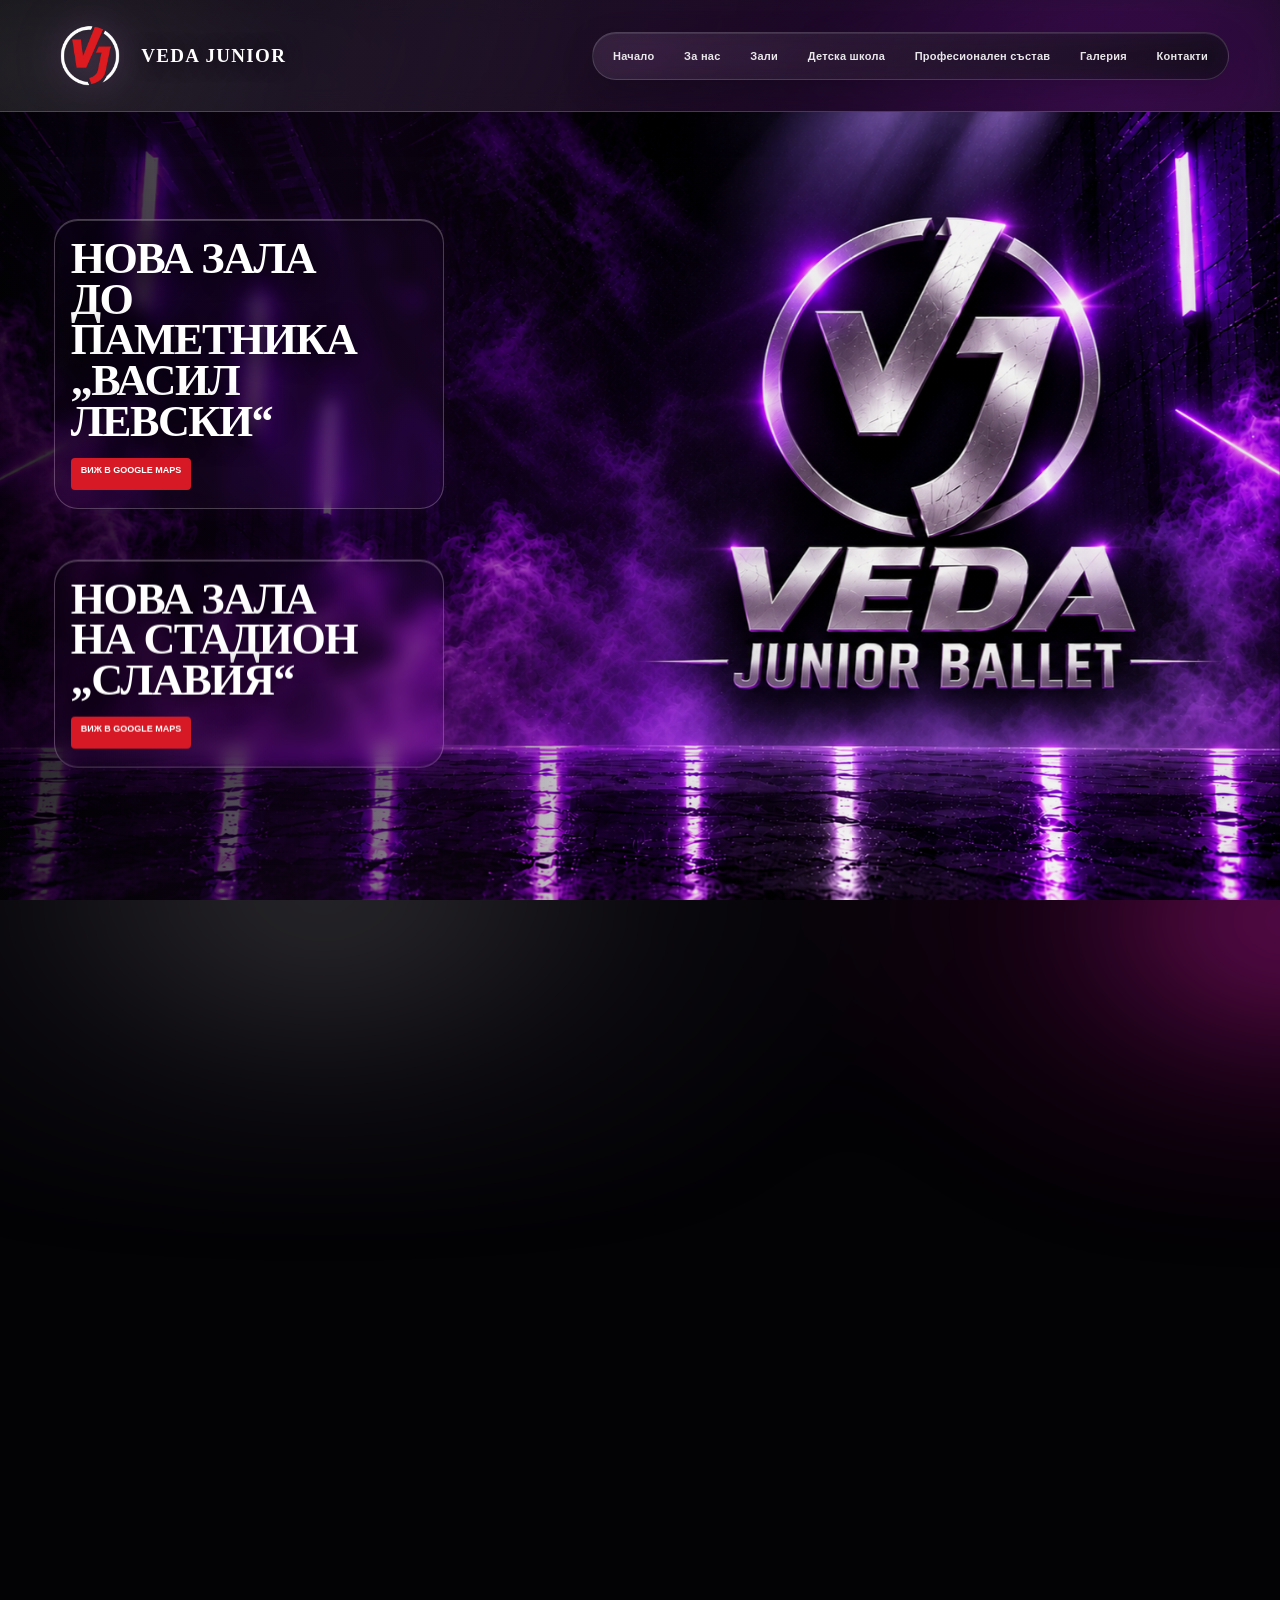
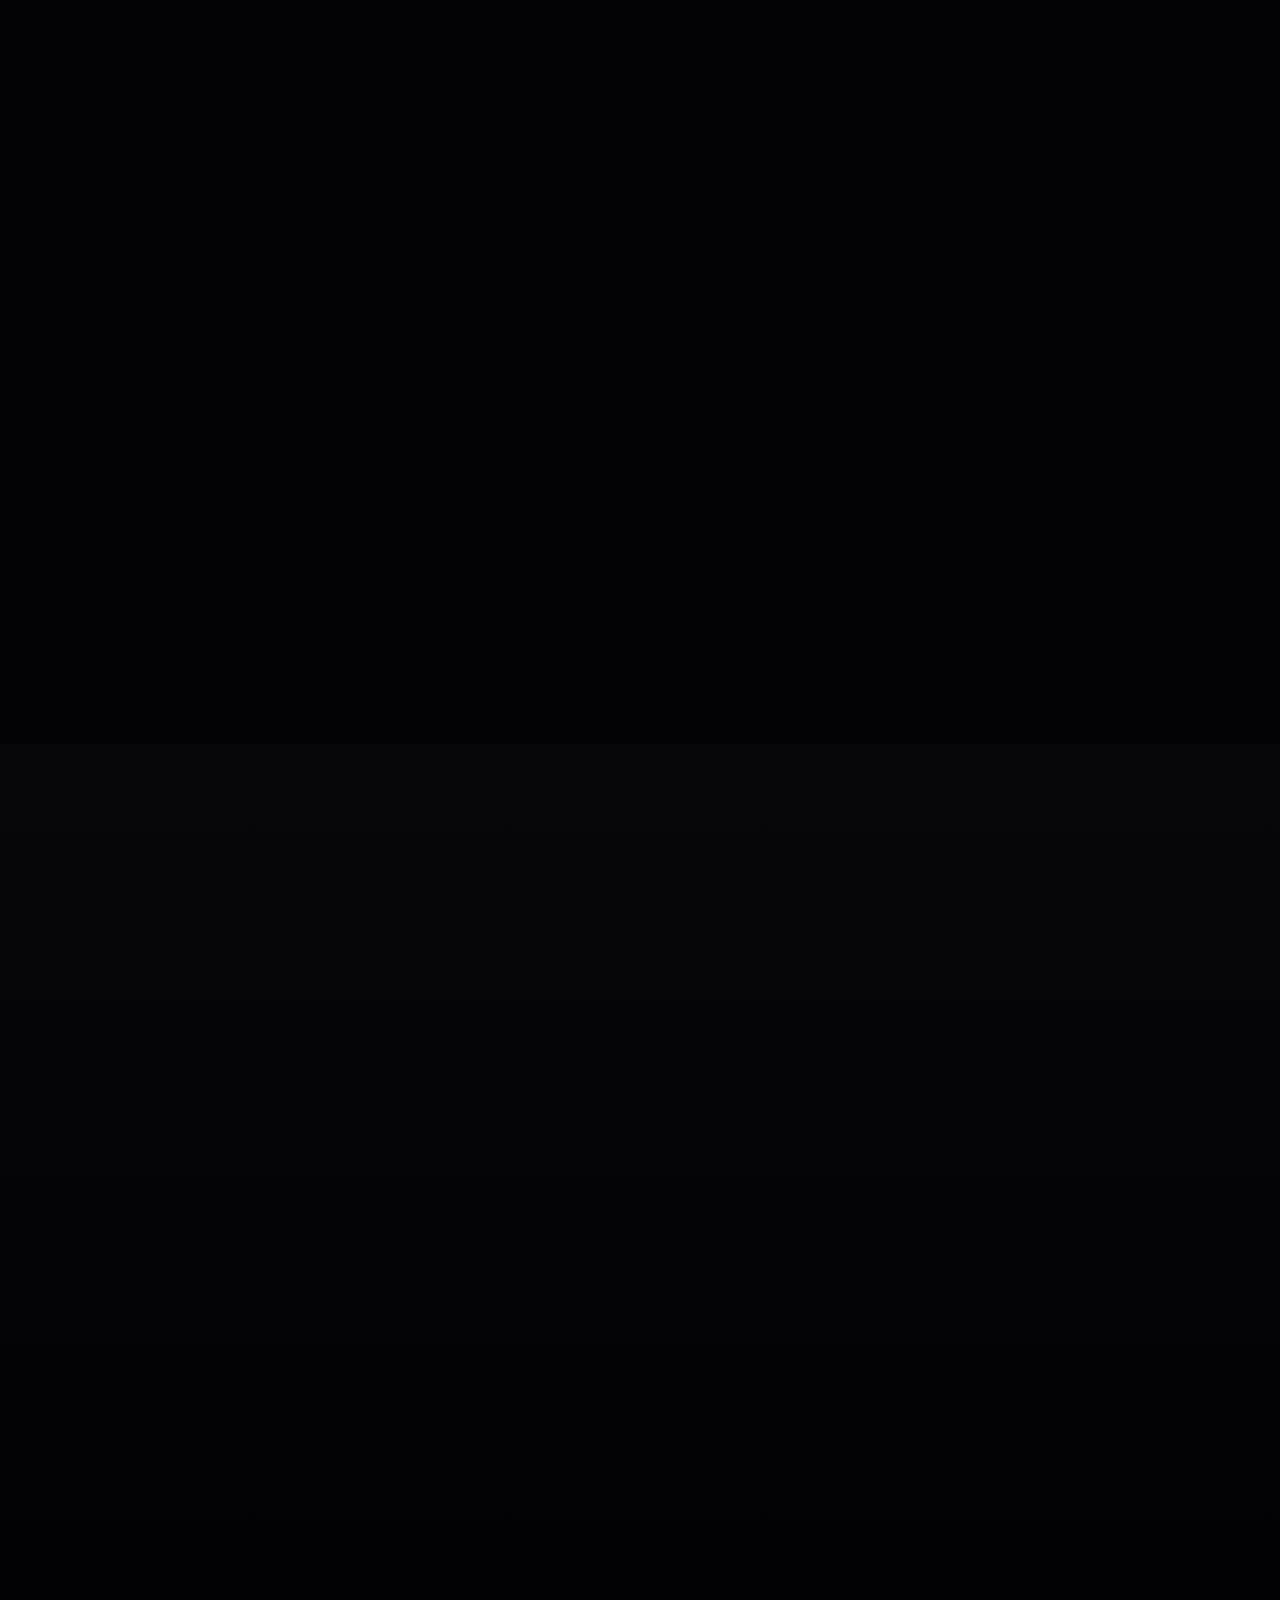
<file: index.html>
<!doctype html><html lang="bg"><head><!-- Google tag (gtag.js) -->
<script async src="https://www.googletagmanager.com/gtag/js?id=G-CDFRE2R4PN"></script>
<script>
  window.dataLayer = window.dataLayer || [];
  function gtag(){dataLayer.push(arguments);}
  gtag('js', new Date());
  gtag('config', 'G-CDFRE2R4PN');
</script><meta charset="utf-8"><meta name="viewport" content="width=device-width,initial-scale=1,viewport-fit=cover"><title>Танци за деца, модерен балет и модерни танци в София | Veda Junior</title><meta name="description" content="Veda Junior е детска школа по танци за деца в София с модерен балет, модерни и съвременни танци, 7 зали и над 20 години сценичен опит."><link rel="canonical" href="https://vedajunior.com/"><meta property="og:locale" content="bg_BG"><meta property="og:type" content="website"><meta property="og:site_name" content="Veda Junior"><meta property="og:title" content="Танци за деца, модерен балет и модерни танци в София | Veda Junior"><meta property="og:description" content="Детска школа по танци за деца в София с модерен балет, модерни и съвременни танци, 7 зали и над 20 години сценичен опит."><meta property="og:url" content="https://vedajunior.com/"><meta property="og:image" content="https://vedajunior.com/images/hero.png"><meta name="twitter:card" content="summary_large_image"><script type="application/ld+json">{"@context":"https://schema.org","@graph":[{"@type":["Organization","LocalBusiness"],"@id":"https://vedajunior.com/#organization","name":"Балет Veda Junior","alternateName":"Veda Junior","url":"https://vedajunior.com/","logo":"https://vedajunior.com/logo-transparent.png","description":"Детска школа по танци за деца в София с модерен балет, модерни и съвременни танци.","foundingDate":"2001","founder":[{"@type":"Person","name":"Яна Никова"},{"@type":"Person","name":"Оливера Спасова"}],"areaServed":{"@type":"City","name":"София"},"contactPoint":[{"@type":"ContactPoint","telephone":"+359888769027","contactType":"customer service","availableLanguage":"bg"},{"@type":"ContactPoint","telephone":"+359888581430","contactType":"customer service","availableLanguage":"bg"}],"sameAs":["https://www.facebook.com/vedajunior.ballet/","https://www.instagram.com/ballet_veda_junior/"]},{"@type":"WebSite","@id":"https://vedajunior.com/#website","url":"https://vedajunior.com/","name":"Veda Junior","inLanguage":"bg","publisher":{"@id":"https://vedajunior.com/#organization"}},{"@type":"WebPage","@id":"https://vedajunior.com/#webpage","url":"https://vedajunior.com/","name":"Танци за деца, модерен балет и модерни танци в София | Veda Junior","isPartOf":{"@id":"https://vedajunior.com/#website"},"about":{"@id":"https://vedajunior.com/#organization"},"inLanguage":"bg"}]}</script><link rel="preload" as="image" href="images/hero.png" fetchpriority="high" media="(min-width: 651px)"><link rel="preload" as="image" href="images/hero_vertical.png?v=2" fetchpriority="high" media="(max-width: 650px) and (orientation: portrait)"><link rel="stylesheet" href="style.css?v=hero-mobile-2"><link rel="icon" href="logo-transparent.png" type="image/png"></head><body>
<header><a class="brand" href="/"><img src="logo-transparent.png" alt="Лого на Балет Veda Junior"><span>VEDA JUNIOR</span></a><button class="menu-toggle" type="button" aria-label="Отвори меню" aria-expanded="false"><span></span><span></span><span></span></button><nav><a href="/">Начало</a><a href="#about">За нас</a><a href="#halls">Зали</a><a href="detska-shkola.html">Детска школа</a><a href="profesionalen-balet.html">Професионален състав</a><a href="gallery.html">Галерия</a><a href="#contact">Контакти</a></nav></header>
<main><section class="hero hero-v33" id="hero"><div class="hero-slides" aria-hidden="true"></div><div class="shade"></div><div class="hero-flash" aria-hidden="true"></div><div class="hero-announcement hero-left"><h1>НОВА ЗАЛА<br>ДО ПАМЕТНИКА<br>„ВАСИЛ ЛЕВСКИ“</h1><a class="btn hero-map-btn" href="https://maps.app.goo.gl/vNeuXimurUcWkyaM7" target="_blank" rel="noopener">ВИЖ В GOOGLE MAPS</a></div><div class="hero-announcement hero-right"><h2 class="hero-heading">НОВА ЗАЛА<br>НА СТАДИОН<br>„СЛАВИЯ“</h2><a class="btn hero-map-btn" href="https://maps.app.goo.gl/w3BesJTsPMskwZ2A6" target="_blank" rel="noopener">ВИЖ В GOOGLE MAPS</a></div></section>
<section id="about" class="section"><span class="eyebrow">ЗА НАС</span><h2>Танцуваме заедно от 2001 година.</h2><p class="lead">Veda Junior е детска танцова школа и балет в София с дългогодишен сценичен опит, участия в телевизионни продукции, стотици награди от фестивали, работа с редица български и чуждестранни изпълнители и специално изработени сценични костюми. Школата провежда занимания в 7 зали в различни райони на София, така че семействата могат да изберат удобна за тях локация в града.</p><p>Научете повече за <a href="istoria-i-uchastia.html" style="color:#fff;text-decoration:underline">25-годишната история, фестивалите и телевизионните участия</a>, вижте <a href="grupi-i-zapisvane.html">групите и записването за деца</a> или разгледайте <a href="zali-sofia.html">всички зали на Veda Junior в София</a>.</p></section>
<section class="split"><article id="school"><a class="section-preview gallery-preview-link" data-gallery="kids" href="gallery.html?tab=kids" aria-label="Отвори галерия Детска школа"><img class="preview-layer active" decoding="async" src="images_opt/detska-shkola-praznik-v-studio.webp" alt="Празничен момент с детската школа Veda Junior в студио"><img class="preview-layer" decoding="async" alt=""></a><h2 class="split-title"><a href="detska-shkola.html" style="color:inherit;text-decoration:none">ДЕТСКА ШКОЛА</a></h2><p>Детска школа по танци с групи „Малки“ и „Големи“, участия, концерти, фестивали и сценични преживявания.</p><a class="gallery-cta" href="gallery.html?tab=kids">ГАЛЕРИЯ ДЕТСКА ШКОЛА</a></article><article id="pro"><a class="section-preview gallery-preview-link" data-gallery="pro" href="gallery.html?tab=professional" aria-label="Отвори галерия Професионален състав"><img class="preview-layer active" decoding="async" src="images_opt/profesionalen-sastav-kontsert-sini-svetlini.webp" alt="Професионалният състав Veda Junior танцува с музиканти под сини сценични светлини"><img class="preview-layer" decoding="async" alt=""></a><h2 class="split-title"><a href="profesionalen-balet.html" style="color:inherit;text-decoration:none">ПРОФЕСИОНАЛЕН СЪСТАВ</a></h2><p>Професионални участия, концерти, телевизионни формати и музикални клипове.</p><a class="gallery-cta" href="gallery.html?tab=professional">ГАЛЕРИЯ ПРОФЕСИОНАЛЕН СЪСТАВ</a></article></section>
<section id="halls" class="section dark halls-featured-section"><span class="eyebrow">НАШИТЕ ЛОКАЦИИ</span><h2>7 зали в София</h2>
<div class="featured-halls">
  <article class="card hall-featured"><span class="hall-corner-new">НОВО</span><div class="hall-photo"><iframe class="hall-map-frame" src="https://www.google.com/maps?q=%D0%9E%D0%9A%D0%98%20%D0%A1%D1%80%D0%B5%D0%B4%D0%B5%D1%86%20%D0%A1%D0%BE%D1%84%D0%B8%D1%8F&output=embed" loading="lazy" referrerpolicy="no-referrer-when-downgrade" title="Google Maps — ОКИ Средец София" aria-label="Google Maps — ОКИ Средец София"></iframe></div><div class="hall-copy"><span class="hall-new-label">НОВА ЗАЛА</span><h3>До паметника Васил Левски</h3><a class="map-btn" href="https://maps.app.goo.gl/vNeuXimurUcWkyaM7" target="_blank" rel="noopener">ОТВОРИ В GOOGLE MAPS</a></div></article>
  <article class="card hall-featured"><span class="hall-corner-new">НОВО</span><div class="hall-photo"><iframe class="hall-map-frame" src="https://www.google.com/maps?q=%D0%A1%D1%82%D0%B0%D0%B4%D0%B8%D0%BE%D0%BD%20%D0%A1%D0%BB%D0%B0%D0%B2%D0%B8%D1%8F%20%D0%A1%D0%BE%D1%84%D0%B8%D1%8F&output=embed" loading="lazy" referrerpolicy="no-referrer-when-downgrade" title="Google Maps — Стадион Славия София" aria-label="Google Maps — Стадион Славия София"></iframe></div><div class="hall-copy"><span class="hall-new-label">НОВА ЗАЛА</span><h3>На стадион Славия</h3><a class="map-btn" href="https://maps.app.goo.gl/w3BesJTsPMskwZ2A6" target="_blank" rel="noopener">ОТВОРИ В GOOGLE MAPS</a></div></article>
</div>
<div class="grid halls-grid halls-secondary">
<div class="card"><div class="hall-photo"><iframe class="hall-map-frame" src="https://www.google.com/maps?q=%D0%98%D0%A7%D0%A1%2C%20%D0%BA%D0%B2.%20%D0%93%D0%B5%D0%BE%20%D0%9C%D0%B8%D0%BB%D0%B5%D0%B2%2C%20%D0%A1%D0%BE%D1%84%D0%B8%D1%8F&z=17&output=embed" loading="lazy" referrerpolicy="no-referrer-when-downgrade" title="Google Maps — Институт за чуждестранни студенти София" aria-label="Google Maps — Институт за чуждестранни студенти София"></iframe></div><h3>кв. „Гео Милев“</h3><a class="map-btn" href="https://maps.app.goo.gl/B8nFABYHBAxgM2967" target="_blank" rel="noopener">ОТВОРИ В GOOGLE MAPS</a></div>
<div class="card"><div class="hall-photo"><iframe class="hall-map-frame" src="https://www.google.com/maps?q=%D0%9E%D0%9A%D0%98%20%D0%9D%D0%B0%D0%B4%D0%B5%D0%B6%D0%B4%D0%B0%20%D0%A1%D0%BE%D1%84%D0%B8%D1%8F&output=embed" loading="lazy" referrerpolicy="no-referrer-when-downgrade" title="Google Maps — ОКИ Надежда София" aria-label="Google Maps — ОКИ Надежда София"></iframe></div><h3>ОКИ „Надежда“</h3><a class="map-btn" href="https://maps.app.goo.gl/H6dfVmW27UUP9sBi6" target="_blank" rel="noopener">ОТВОРИ В GOOGLE MAPS</a></div>
<div class="card"><div class="hall-photo"><iframe class="hall-map-frame" src="https://www.google.com/maps?q=27%20%D0%A1%D0%A3%20%D0%90%D0%BA%D0%B0%D0%B4.%20%D0%93%D0%B5%D0%BE%D1%80%D0%B3%D0%B8%20%D0%9A%D0%B0%D1%80%D0%B0%D1%81%D0%BB%D0%B0%D0%B2%D0%BE%D0%B2%20%D0%A1%D0%BE%D1%84%D0%B8%D1%8F&output=embed" loading="lazy" referrerpolicy="no-referrer-when-downgrade" title="Google Maps — 27 СУ Акад. Георги Караславов София" aria-label="Google Maps — 27 СУ Акад. Георги Караславов София"></iframe></div><h3>ж.к. „Люлин“</h3><a class="map-btn" href="https://maps.app.goo.gl/6rfuFx1irHDHfVjB8" target="_blank" rel="noopener">ОТВОРИ В GOOGLE MAPS</a></div>
<div class="card"><div class="hall-photo"><iframe class="hall-map-frame" src="https://www.google.com/maps?q=Veda%20Junior%20%D0%BA%D0%B2.%20%D0%A1%D1%82%D1%80%D0%B5%D0%BB%D0%B1%D0%B8%D1%89%D0%B5%20%D0%A1%D0%BE%D1%84%D0%B8%D1%8F&z=16&output=embed" loading="lazy" referrerpolicy="no-referrer-when-downgrade" title="Google Maps — кв. Стрелбище София" aria-label="Google Maps — кв. Стрелбище София"></iframe></div><h3>кв. „Стрелбище“</h3><a class="map-btn" href="https://maps.app.goo.gl/ur7YZmLWkrTQHLBi9" target="_blank" rel="noopener">ОТВОРИ В GOOGLE MAPS</a></div>
<div class="card"><div class="hall-photo"><iframe class="hall-map-frame" src="https://www.google.com/maps?q=%D1%87%D0%B8%D1%82%D0%B0%D0%BB%D0%B8%D1%89%D0%B5%20%D0%A1%D1%82%D0%B5%D1%84%D0%B0%D0%BD%20%D0%9A%D0%B0%D1%80%D0%B0%D0%B4%D0%B6%D0%B0%20%D1%83%D0%BB.%20%D0%93%D0%B8%D0%BD%D1%86%D0%B8%2011%20%D0%A1%D0%BE%D1%84%D0%B8%D1%8F&output=embed" loading="lazy" referrerpolicy="no-referrer-when-downgrade" title="Google Maps — читалище Стефан Караджа ул. Гинци 11 София" aria-label="Google Maps — читалище Стефан Караджа ул. Гинци 11 София"></iframe></div><h3 class="hall-title-one-line">кв. „Стефан Караджа“</h3><a class="map-btn" href="https://maps.app.goo.gl/p6iGBaYjC9usDvsx8" target="_blank" rel="noopener">ОТВОРИ В GOOGLE MAPS</a></div>
</div></section>

<section id="contact" class="contact"><div><span class="eyebrow">ЗАПИСВАНИЯ</span><h2>Искаш да танцуваш с нас?</h2><p>Записването в детската танцова школа става по телефон.</p><a class="btn" href="tel:+359888769027">0888 769 027</a><a class="btn ghost" href="tel:+359888581430">0888 581 430</a><div class="social-links"><span>Последвайте ни</span><a class="social-link facebook" href="https://www.facebook.com/vedajunior.ballet/photos/?ref=page_internal" target="_blank" rel="noopener" aria-label="Veda Junior във Facebook">Facebook</a><a class="social-link instagram" href="https://www.instagram.com/ballet_veda_junior/" target="_blank" rel="noopener" aria-label="Veda Junior в Instagram">Instagram</a></div></div></section></main><script src="photo-descriptions.js?v=20261006"></script><script>
const kidsPreview=['images_opt/detska-shkola-praznik-v-studio.webp','images_opt/detska-shkola-tants-beli-kostyumi.webp','images_opt/detska-shkola-grupova-snimka-beli-kostyumi.webp','images_opt/detska-shkola-obshta-snimka-baloni.webp','images_opt/detska-shkola-tants-rozovi-kostyumi.webp','images_opt/detska-shkola-mladi-tantsyori-rozovo.webp'];
const proPreview=['images_opt/profesionalen-sastav-kontsert-sini-svetlini.webp','images_opt/profesionalen-sastav-grupova-snimka-vetrila.webp','images_opt/profesionalen-sastav-kontsert-srebristi-kostyumi.webp','images_opt/profesionalen-sastav-stsena-cherveni-aktsenti.webp'];

/* V22: transforms are driven directly on every animation frame.
   This deliberately avoids CSS keyframe/cascade conflicts from older demo revisions. */
const liveMotions=new Map();
function startContinuousZoom(el, duration, endScale, panX=0, panY=0){
  const now=performance.now();
  liveMotions.set(el,{start:now,duration,endScale,panX,panY});
  el.style.setProperty('animation','none','important');
  el.style.setProperty('transform','translate3d(0,0,0) scale(1)','important');
  el.style.setProperty('will-change','transform, opacity','important');
}
function stopContinuousZoom(el){
  liveMotions.delete(el);
  el.style.setProperty('transform','translate3d(0,0,0) scale(1)','important');
}
function motionFrame(now){
  liveMotions.forEach((m,el)=>{
    if(!el.isConnected){liveMotions.delete(el);return;}
    const p=Math.min(1,Math.max(0,(now-m.start)/m.duration));
    const scale=1+(m.endScale-1)*p;
    const x=m.panX*p, y=m.panY*p;
    el.style.setProperty('transform',`translate3d(${x}%,${y}%,0) scale(${scale.toFixed(5)})`,'important');
  });
  requestAnimationFrame(motionFrame);
}
requestAnimationFrame(motionFrame);

function flashSwap(box, swap){
  box.classList.remove('shine-flash');
  void box.offsetWidth;
  box.classList.add('shine-flash');
  setTimeout(swap,230);
  setTimeout(()=>box.classList.remove('shine-flash'),720);
}

/* HERO — single static image, no rotation, zoom or flash. */
const holder=document.querySelector('.hero-slides');
if(holder){
  const d=document.createElement('div');
  d.className='hero-slide active hero-static-slide';
  d.style.setProperty('background-image','url("images/hero.png")','important');
  d.dataset.desktopHero='images/hero.png';
  d.style.setProperty('background-size','cover','important');
  d.style.setProperty('background-position','center center','important');
  d.style.setProperty('opacity','1','important');
  d.style.setProperty('transform','none','important');
  d.style.setProperty('animation','none','important');
  d.style.setProperty('transition','none','important');
  holder.replaceChildren(d);
  const setHeroArtwork=()=>{
    const mobile=window.matchMedia('(max-width: 650px) and (orientation: portrait)').matches;
    const src=mobile?'images/hero_vertical.png?v=2':'images/hero.png';
    d.style.setProperty('background-image',`url("${src}")`,'important');
    d.style.setProperty('background-position','center center','important');
    d.style.setProperty('background-size','cover','important');
  };
  setHeroArtwork();
  window.addEventListener('resize',setHeroArtwork,{passive:true});
}

function tunePreview(img){
  if(!img.naturalWidth) return;
  const portrait=img.naturalHeight>img.naturalWidth*1.12;
  img.classList.toggle('portrait',portrait);
}

/* PREVIEWS — two layers, so the reset happens only while the layer is hidden. */
function startPreview(selector, photos, delay, endScale){
  const box=document.querySelector(selector); if(!box) return;
  const layers=[...box.querySelectorAll('.preview-layer')];
  let pool=[...photos].sort(()=>Math.random()-.5), i=0, front=0;
  const first=layers[front];
  if(first.complete) tunePreview(first); else first.addEventListener('load',()=>tunePreview(first),{once:true});
  startContinuousZoom(first,delay,endScale,0,-0.7);

  setInterval(()=>{
    i=(i+1)%pool.length;
    const next=1-front, incoming=layers[next], outgoing=layers[front];
    stopContinuousZoom(incoming);
    incoming.classList.remove('active');
    incoming.src=pool[i];
    incoming.alt=PHOTO_DESCRIPTIONS[pool[i].split('/').pop()]||(box.dataset.gallery==='kids'?'Детска школа':'Професионален състав');
    const reveal=()=>{
      tunePreview(incoming);
      flashSwap(box,()=>{
        stopContinuousZoom(outgoing);
        outgoing.classList.remove('active');
        incoming.classList.add('active');
        startContinuousZoom(incoming,delay,endScale,0,-0.7);
        front=next;
      });
    };
    if(incoming.complete && incoming.naturalWidth) reveal();
    else incoming.onload=reveal;
  },delay);
}
startPreview('[data-gallery="kids"]',kidsPreview,6500,1.135);
startPreview('[data-gallery="pro"]',proPreview,7300,1.135);

/* Preload slideshow assets to avoid a static wait during swaps. */
[...kidsPreview,...proPreview].forEach(src=>{const img=new Image();img.src=src;});

const glassTargets=document.querySelectorAll('#about, .split article, .halls-grid .card, .contact');
const glassObserver=new IntersectionObserver((entries,obs)=>{
  entries.forEach(entry=>{if(entry.isIntersecting){entry.target.classList.add('glass-visible');obs.unobserve(entry.target)}});
},{rootMargin:'80px 0px',threshold:.08});
glassTargets.forEach(el=>{el.classList.add('glass-reveal');glassObserver.observe(el)});

/* V23 mobile navigation */
const menuToggle=document.querySelector('.menu-toggle');
const siteNav=document.querySelector('header nav');
if(menuToggle&&siteNav){
  const closeMenu=()=>{document.body.classList.remove('menu-open');menuToggle.setAttribute('aria-expanded','false')};
  menuToggle.addEventListener('click',()=>{const open=document.body.classList.toggle('menu-open');menuToggle.setAttribute('aria-expanded',String(open))});
  siteNav.querySelectorAll('a').forEach(a=>a.addEventListener('click',closeMenu));
  window.addEventListener('resize',()=>{if(innerWidth>900)closeMenu()});
}
</script></body></html>
</file>
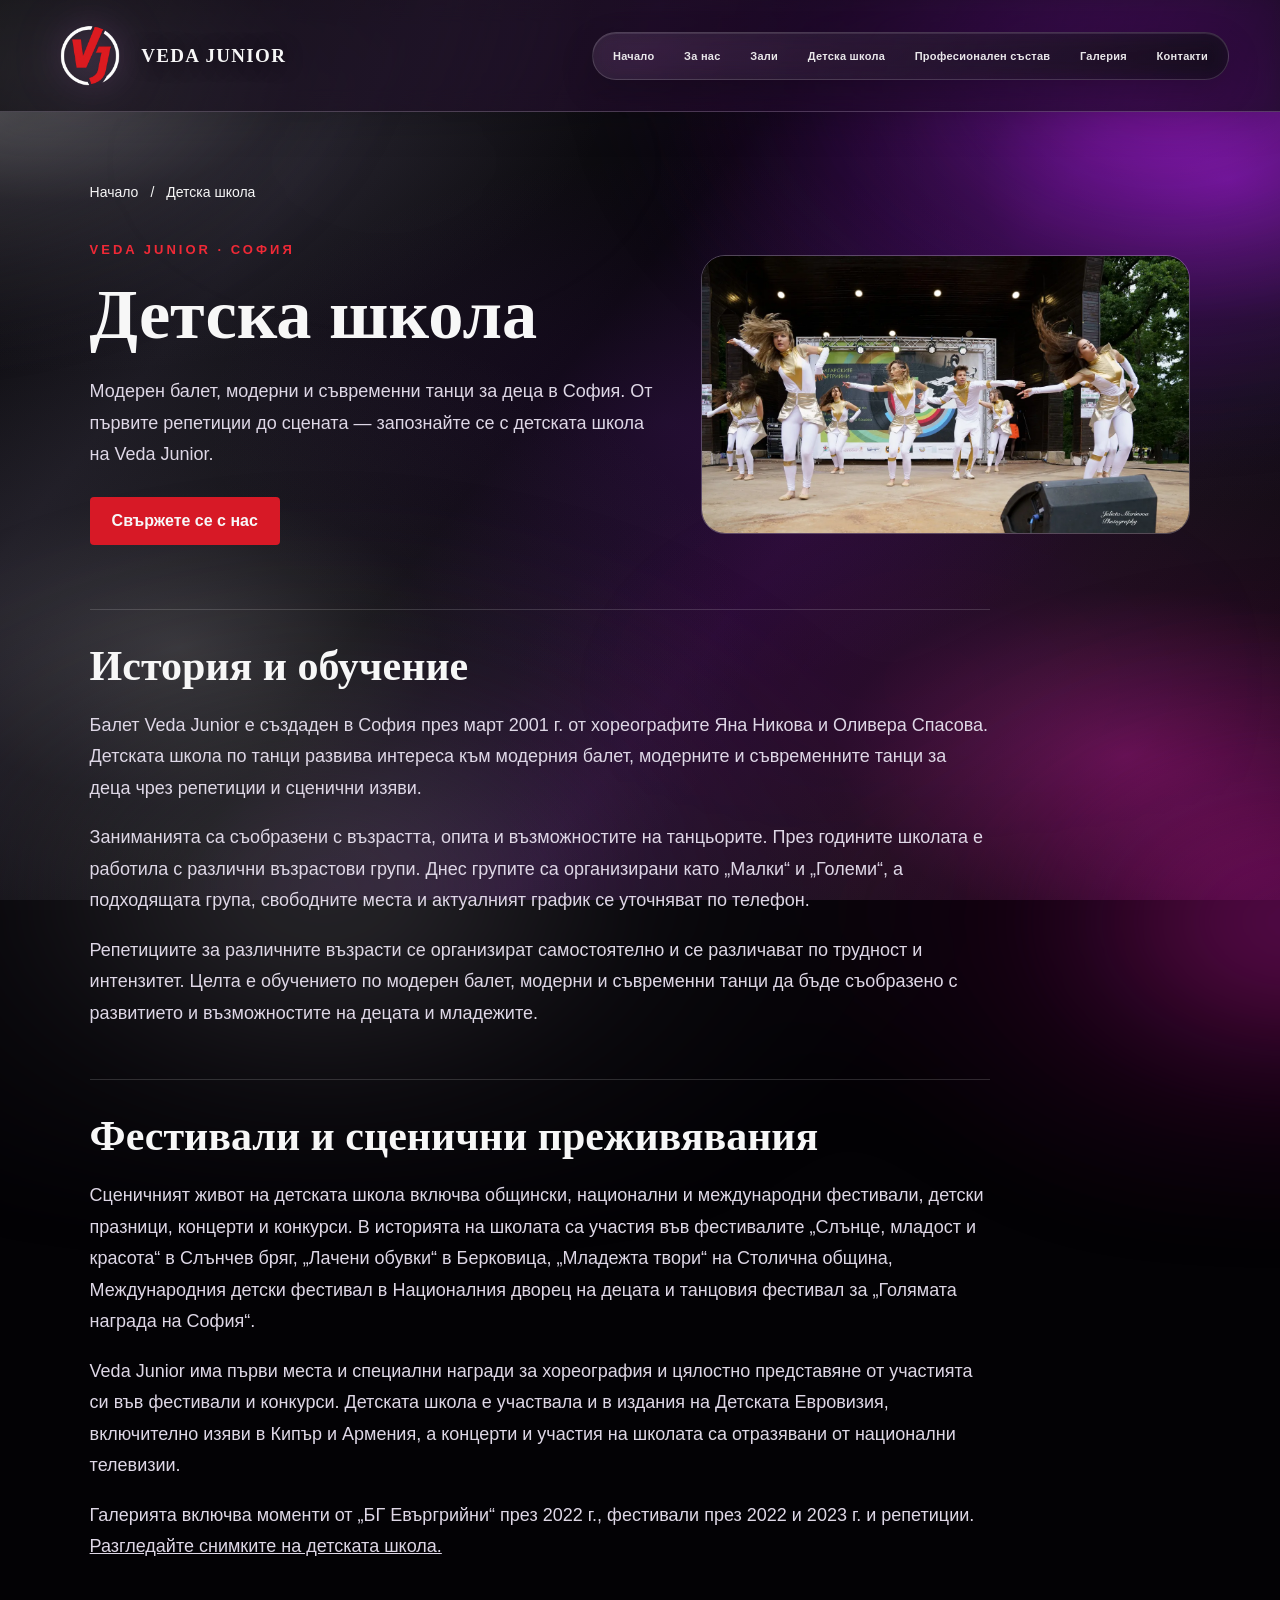
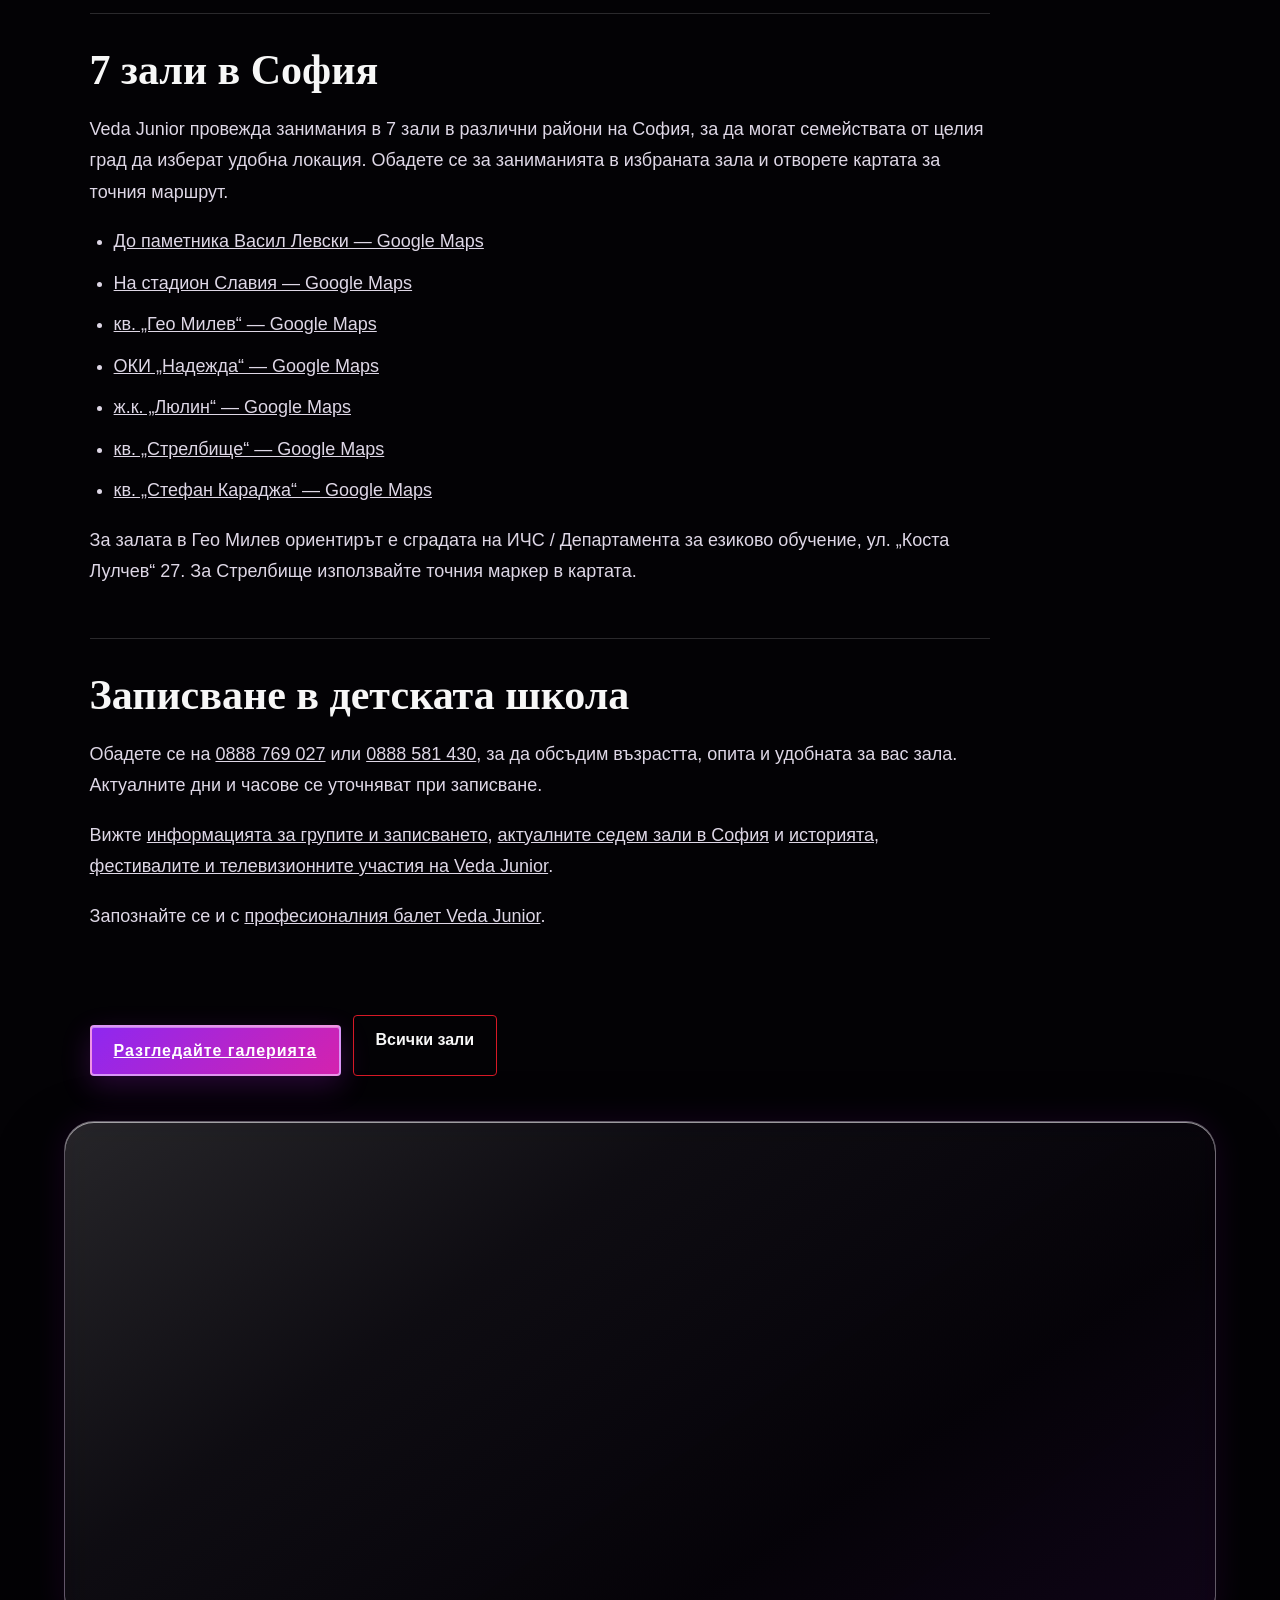
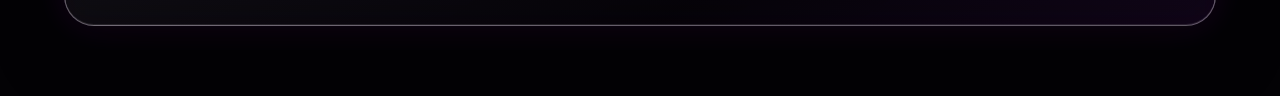
<file: detska-shkola.html>
<!doctype html><html lang="bg"><head><!-- Google tag (gtag.js) -->
<script async src="https://www.googletagmanager.com/gtag/js?id=G-CDFRE2R4PN"></script>
<script>
  window.dataLayer = window.dataLayer || [];
  function gtag(){dataLayer.push(arguments);}
  gtag('js', new Date());
  gtag('config', 'G-CDFRE2R4PN');
</script><meta charset="utf-8"><meta name="viewport" content="width=device-width,initial-scale=1,viewport-fit=cover"><title>Детска школа по танци и модерен балет в София | Veda Junior</title><meta name="description" content="Детската школа на Veda Junior: модерен балет, модерни и съвременни танци за деца в София, фестивали и 7 зали. Контакти за записване."><link rel="canonical" href="https://vedajunior.com/detska-shkola.html"><meta property="og:locale" content="bg_BG"><meta property="og:type" content="website"><meta property="og:site_name" content="Veda Junior"><meta property="og:title" content="Детска школа по танци и модерен балет в София | Veda Junior"><meta property="og:description" content="Детската школа на Veda Junior: модерен балет, модерни и съвременни танци за деца в София, фестивали и 7 зали. Контакти за записване."><meta property="og:url" content="https://vedajunior.com/detska-shkola.html"><meta property="og:image" content="https://vedajunior.com/images_opt/1689244281-14.webp"><meta property="og:image:alt" content="Танцьори от детската школа Veda Junior на сцената"><meta name="twitter:card" content="summary_large_image"><script type="application/ld+json">{"@context": "https://schema.org", "@graph": [{"@type": "WebPage", "@id": "https://vedajunior.com/detska-shkola.html#webpage", "url": "https://vedajunior.com/detska-shkola.html", "name": "Детска школа по танци и модерен балет в София | Veda Junior", "description": "Детската школа на Veda Junior: модерен балет, модерни и съвременни танци за деца в София, фестивали и 7 зали. Контакти за записване.", "inLanguage": "bg", "isPartOf": {"@id": "https://vedajunior.com/#website"}, "about": {"@id": "https://vedajunior.com/#organization"}, "breadcrumb": {"@id": "https://vedajunior.com/detska-shkola.html#breadcrumb"}}, {"@type": "BreadcrumbList", "@id": "https://vedajunior.com/detska-shkola.html#breadcrumb", "itemListElement": [{"@type": "ListItem", "position": 1, "name": "Начало", "item": "https://vedajunior.com/"}, {"@type": "ListItem", "position": 2, "name": "Детска школа", "item": "https://vedajunior.com/detska-shkola.html"}]}]}</script><link rel="stylesheet" href="style.css?v=hero-mobile-2"><link rel="stylesheet" href="topic.css"><link rel="icon" href="logo-transparent.png" type="image/png"></head><body class="topic-page"><header><a class="brand" href="/"><img src="logo-transparent.png" alt="Лого на Балет Veda Junior"><span>VEDA JUNIOR</span></a><button class="menu-toggle" type="button" aria-label="Отвори меню" aria-expanded="false"><span></span><span></span><span></span></button><nav><a href="/">Начало</a><a href="/#about">За нас</a><a href="/#halls">Зали</a><a href="detska-shkola.html">Детска школа</a><a href="profesionalen-balet.html">Професионален състав</a><a href="gallery.html">Галерия</a><a href="/#contact">Контакти</a></nav></header><main><div class="topic-main"><nav class="breadcrumbs" aria-label="Път в сайта"><a href="/">Начало</a><span aria-hidden="true">/</span><span aria-current="page">Детска школа</span></nav><div class="topic-intro"><div><span class="eyebrow">VEDA JUNIOR · СОФИЯ</span><h1>Детска школа</h1><p>Модерен балет, модерни и съвременни танци за деца в София. От първите репетиции до сцената — запознайте се с детската школа на Veda Junior.</p><a class="btn" href="#contact">Свържете се с нас</a></div><img class="topic-photo" src="images_opt/1689244281-14.webp" alt="Танцьори от детската школа Veda Junior на сцената" decoding="async"></div><section class="topic-section"><h2>История и обучение</h2><p>Балет Veda Junior е създаден в София през март 2001 г. от хореографите Яна Никова и Оливера Спасова. Детската школа по танци развива интереса към модерния балет, модерните и съвременните танци за деца чрез репетиции и сценични изяви.</p><p>Заниманията са съобразени с възрастта, опита и възможностите на танцьорите. През годините школата е работила с различни възрастови групи. Днес групите са организирани като „Малки“ и „Големи“, а подходящата група, свободните места и актуалният график се уточняват по телефон.</p><p>Репетициите за различните възрасти се организират самостоятелно и се различават по трудност и интензитет. Целта е обучението по модерен балет, модерни и съвременни танци да бъде съобразено с развитието и възможностите на децата и младежите.</p></section>
<section class="topic-section"><h2>Фестивали и сценични преживявания</h2><p>Сценичният живот на детската школа включва общински, национални и международни фестивали, детски празници, концерти и конкурси. В историята на школата са участия във фестивалите „Слънце, младост и красота“ в Слънчев бряг, „Лачени обувки“ в Берковица, „Младежта твори“ на Столична община, Международния детски фестивал в Националния дворец на децата и танцовия фестивал за „Голямата награда на София“.</p><p>Veda Junior има първи места и специални награди за хореография и цялостно представяне от участията си във фестивали и конкурси. Детската школа е участвала и в издания на Детската Евровизия, включително изяви в Кипър и Армения, а концерти и участия на школата са отразявани от национални телевизии.</p><p>Галерията включва моменти от „БГ Евъргрийни“ през 2022 г., фестивали през 2022 и 2023 г. и репетиции. <a href="gallery.html?tab=kids">Разгледайте снимките на детската школа.</a></p></section>
<section class="topic-section"><h2>7 зали в София</h2><p>Veda Junior провежда занимания в 7 зали в различни райони на София, за да могат семействата от целия град да изберат удобна локация. Обадете се за заниманията в избраната зала и отворете картата за точния маршрут.</p><ul><li><a href="https://maps.app.goo.gl/vNeuXimurUcWkyaM7" target="_blank" rel="noopener">До паметника Васил Левски — Google Maps</a></li><li><a href="https://maps.app.goo.gl/w3BesJTsPMskwZ2A6" target="_blank" rel="noopener">На стадион Славия — Google Maps</a></li><li><a href="https://maps.app.goo.gl/B8nFABYHBAxgM2967" target="_blank" rel="noopener">кв. „Гео Милев“ — Google Maps</a></li><li><a href="https://maps.app.goo.gl/H6dfVmW27UUP9sBi6" target="_blank" rel="noopener">ОКИ „Надежда“ — Google Maps</a></li><li><a href="https://maps.app.goo.gl/6rfuFx1irHDHfVjB8" target="_blank" rel="noopener">ж.к. „Люлин“ — Google Maps</a></li><li><a href="https://maps.app.goo.gl/ur7YZmLWkrTQHLBi9" target="_blank" rel="noopener">кв. „Стрелбище“ — Google Maps</a></li><li><a href="https://maps.app.goo.gl/p6iGBaYjC9usDvsx8" target="_blank" rel="noopener">кв. „Стефан Караджа“ — Google Maps</a></li></ul><p>За залата в Гео Милев ориентирът е сградата на ИЧС / Департамента за езиково обучение, ул. „Коста Лулчев“ 27. За Стрелбище използвайте точния маркер в картата.</p></section>
<section class="topic-section"><h2>Записване в детската школа</h2><p>Обадете се на <a href="tel:+359888769027">0888 769 027</a> или <a href="tel:+359888581430">0888 581 430</a>, за да обсъдим възрастта, опита и удобната за вас зала. Актуалните дни и часове се уточняват при записване.</p><p>Вижте <a href="grupi-i-zapisvane.html">информацията за групите и записването</a>, <a href="zali-sofia.html">актуалните седем зали в София</a> и <a href="istoria-i-uchastia.html">историята, фестивалите и телевизионните участия на Veda Junior</a>.</p><p>Запознайте се и с <a href="profesionalen-balet.html">професионалния балет Veda Junior</a>.</p></section><div class="topic-links"><a class="gallery-cta" href="gallery.html?tab=kids">Разгледайте галерията</a><a class="btn ghost" href="/#halls">Всички зали</a></div></div><section id="contact" class="contact"><div><span class="eyebrow">ЗАПИСВАНИЯ</span><h2>Искаш да танцуваш с нас?</h2><p>Записването в детската танцова школа става по телефон.</p><a class="btn" href="tel:+359888769027">0888 769 027</a><a class="btn ghost" href="tel:+359888581430">0888 581 430</a><div class="social-links"><span>Последвайте ни</span><a class="social-link facebook" href="https://www.facebook.com/vedajunior.ballet/photos/?ref=page_internal" target="_blank" rel="noopener" aria-label="Veda Junior във Facebook">Facebook</a><a class="social-link instagram" href="https://www.instagram.com/ballet_veda_junior/" target="_blank" rel="noopener" aria-label="Veda Junior в Instagram">Instagram</a></div></div></section></main><script>const menuToggle=document.querySelector('.menu-toggle');
const siteNav=document.querySelector('header nav');
if(menuToggle&&siteNav){
  const closeMenu=()=>{document.body.classList.remove('menu-open');menuToggle.setAttribute('aria-expanded','false')};
  menuToggle.addEventListener('click',()=>{const open=document.body.classList.toggle('menu-open');menuToggle.setAttribute('aria-expanded',String(open))});
  siteNav.querySelectorAll('a').forEach(a=>a.addEventListener('click',closeMenu));
  window.addEventListener('resize',()=>{if(innerWidth>900)closeMenu()});
}
</script></body></html>
</file>
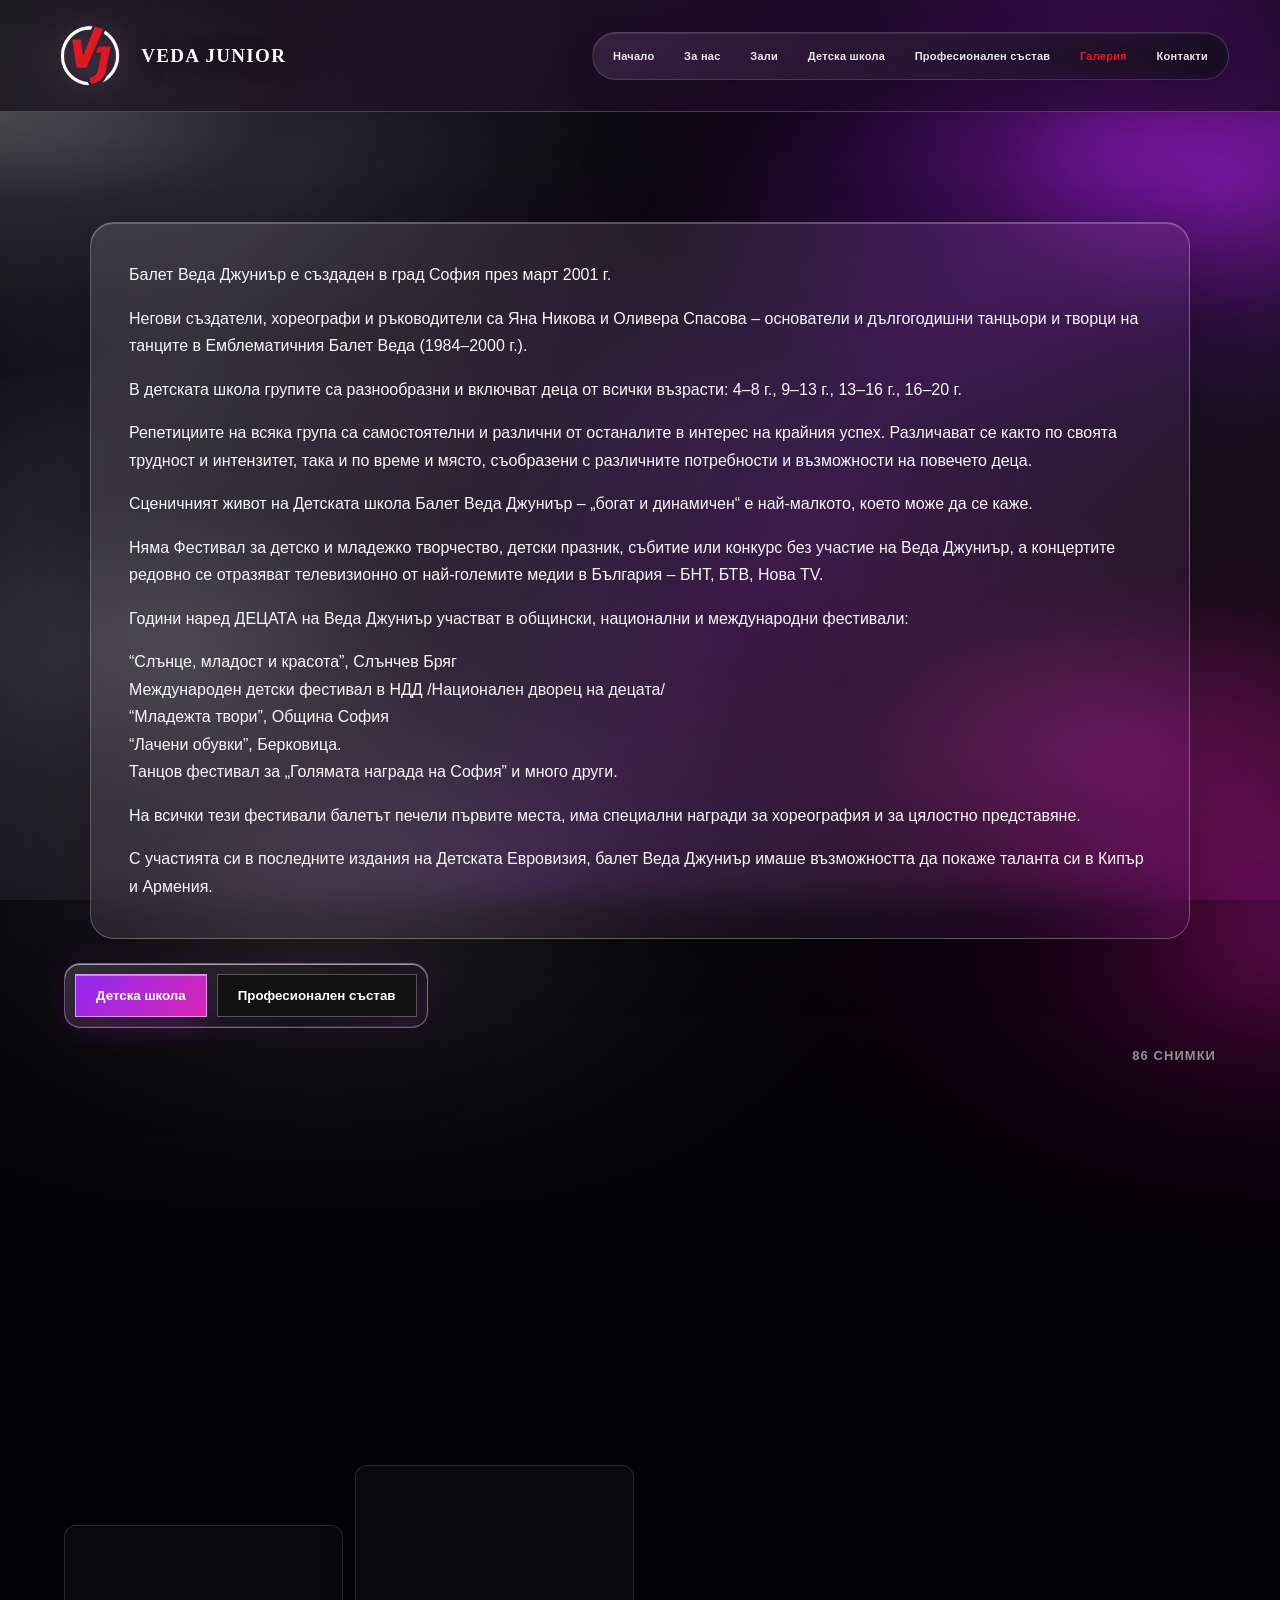
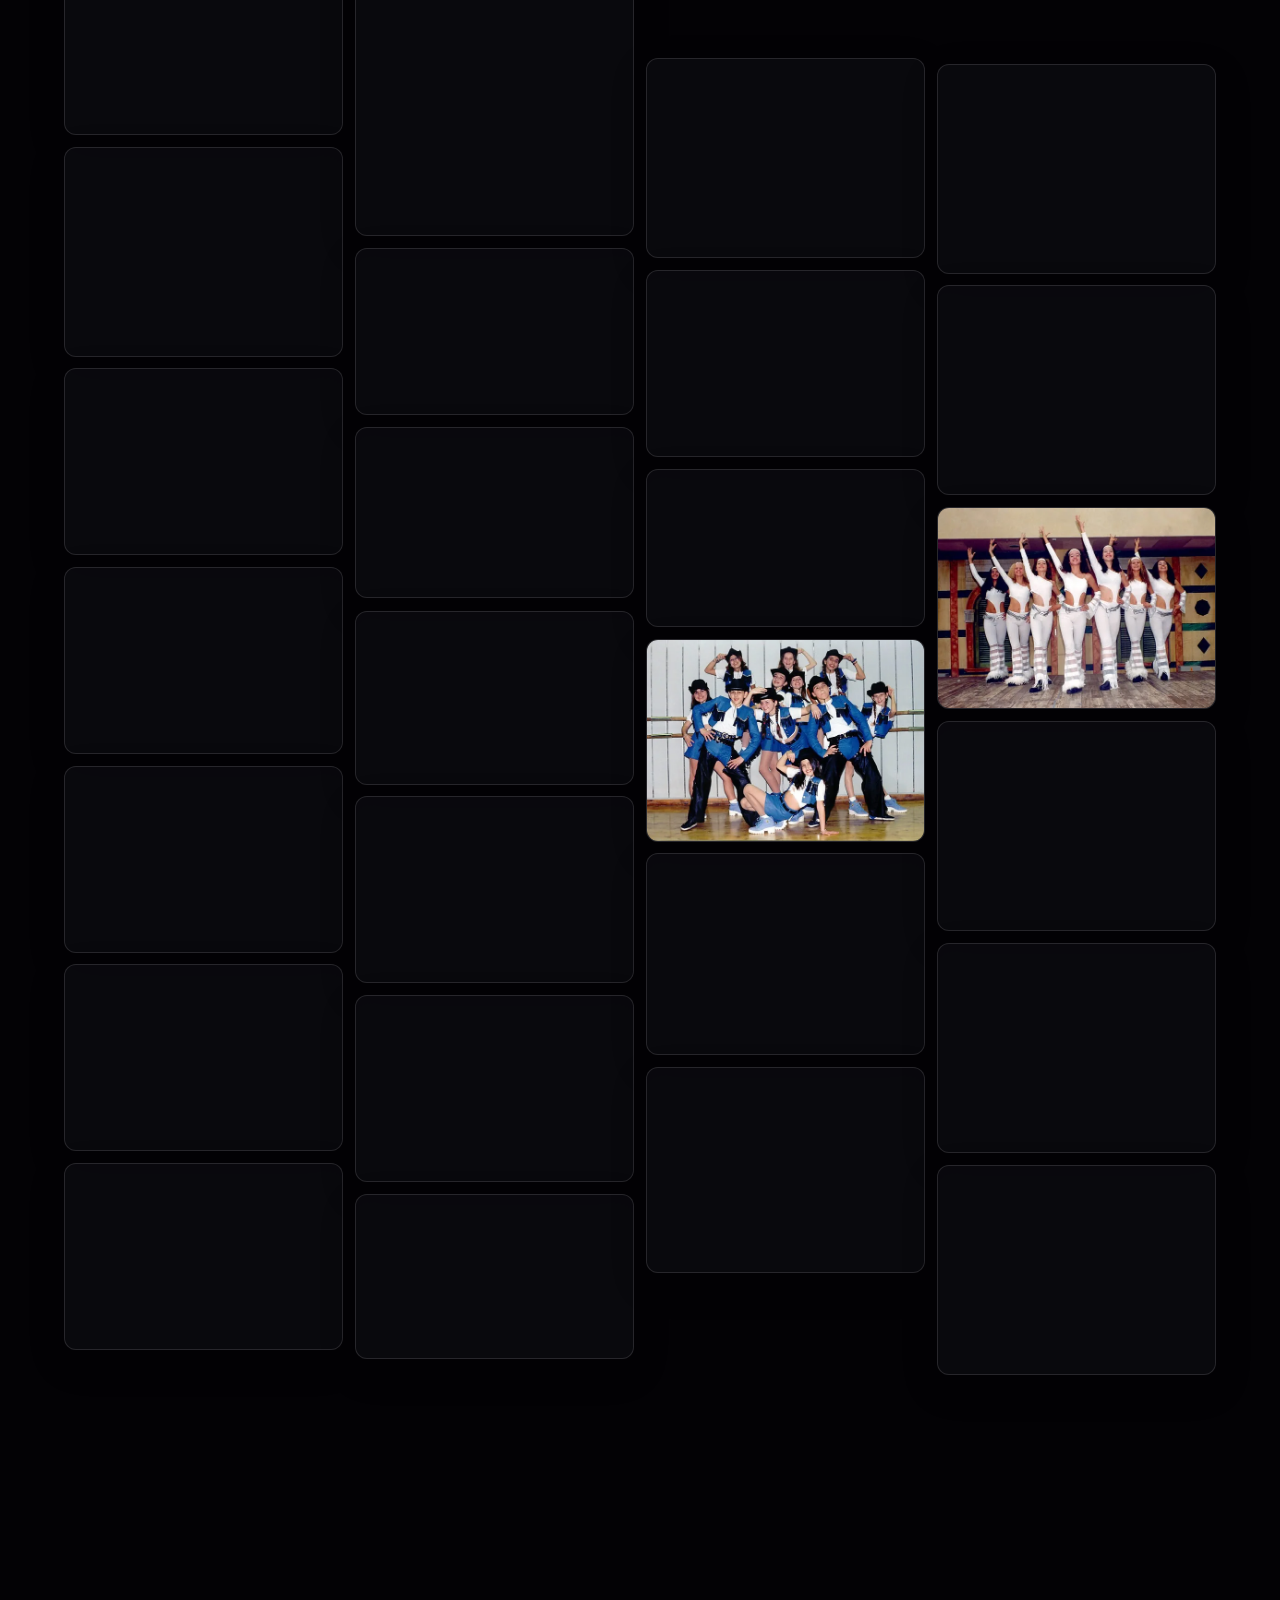
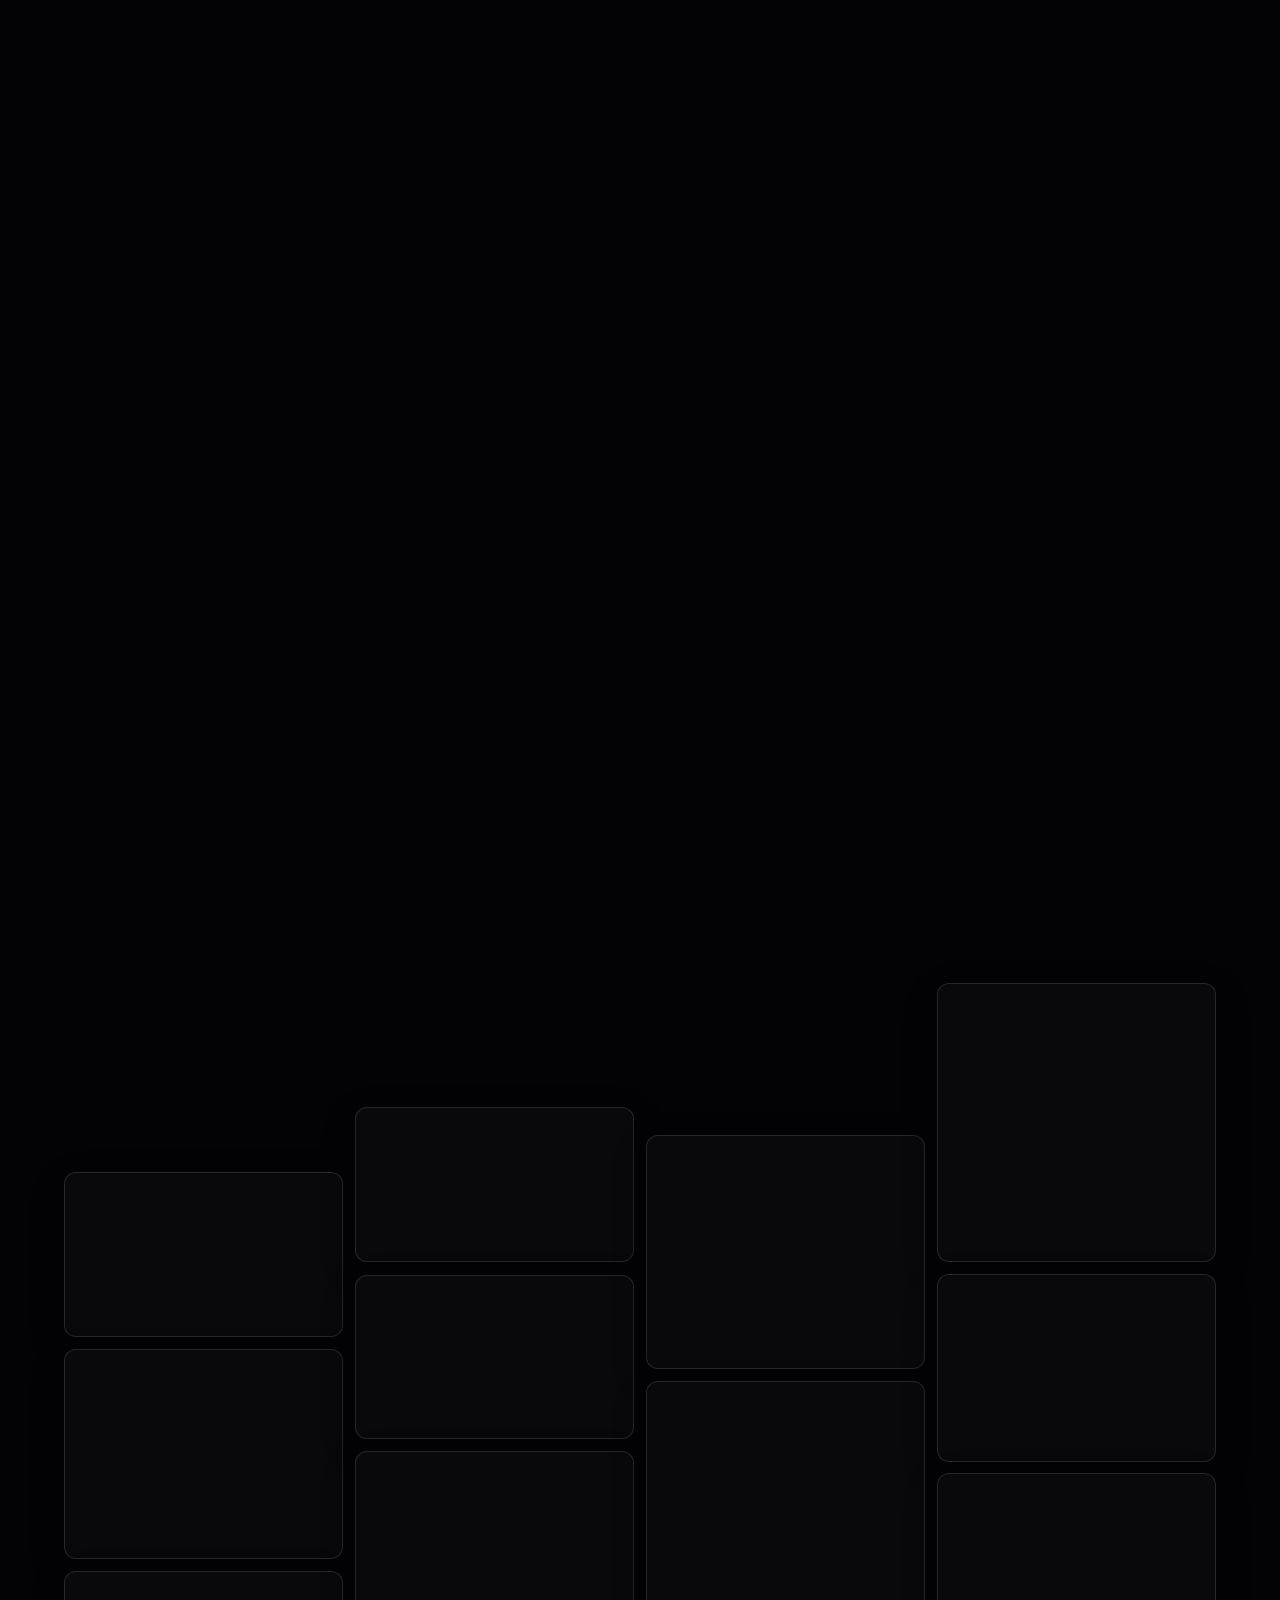
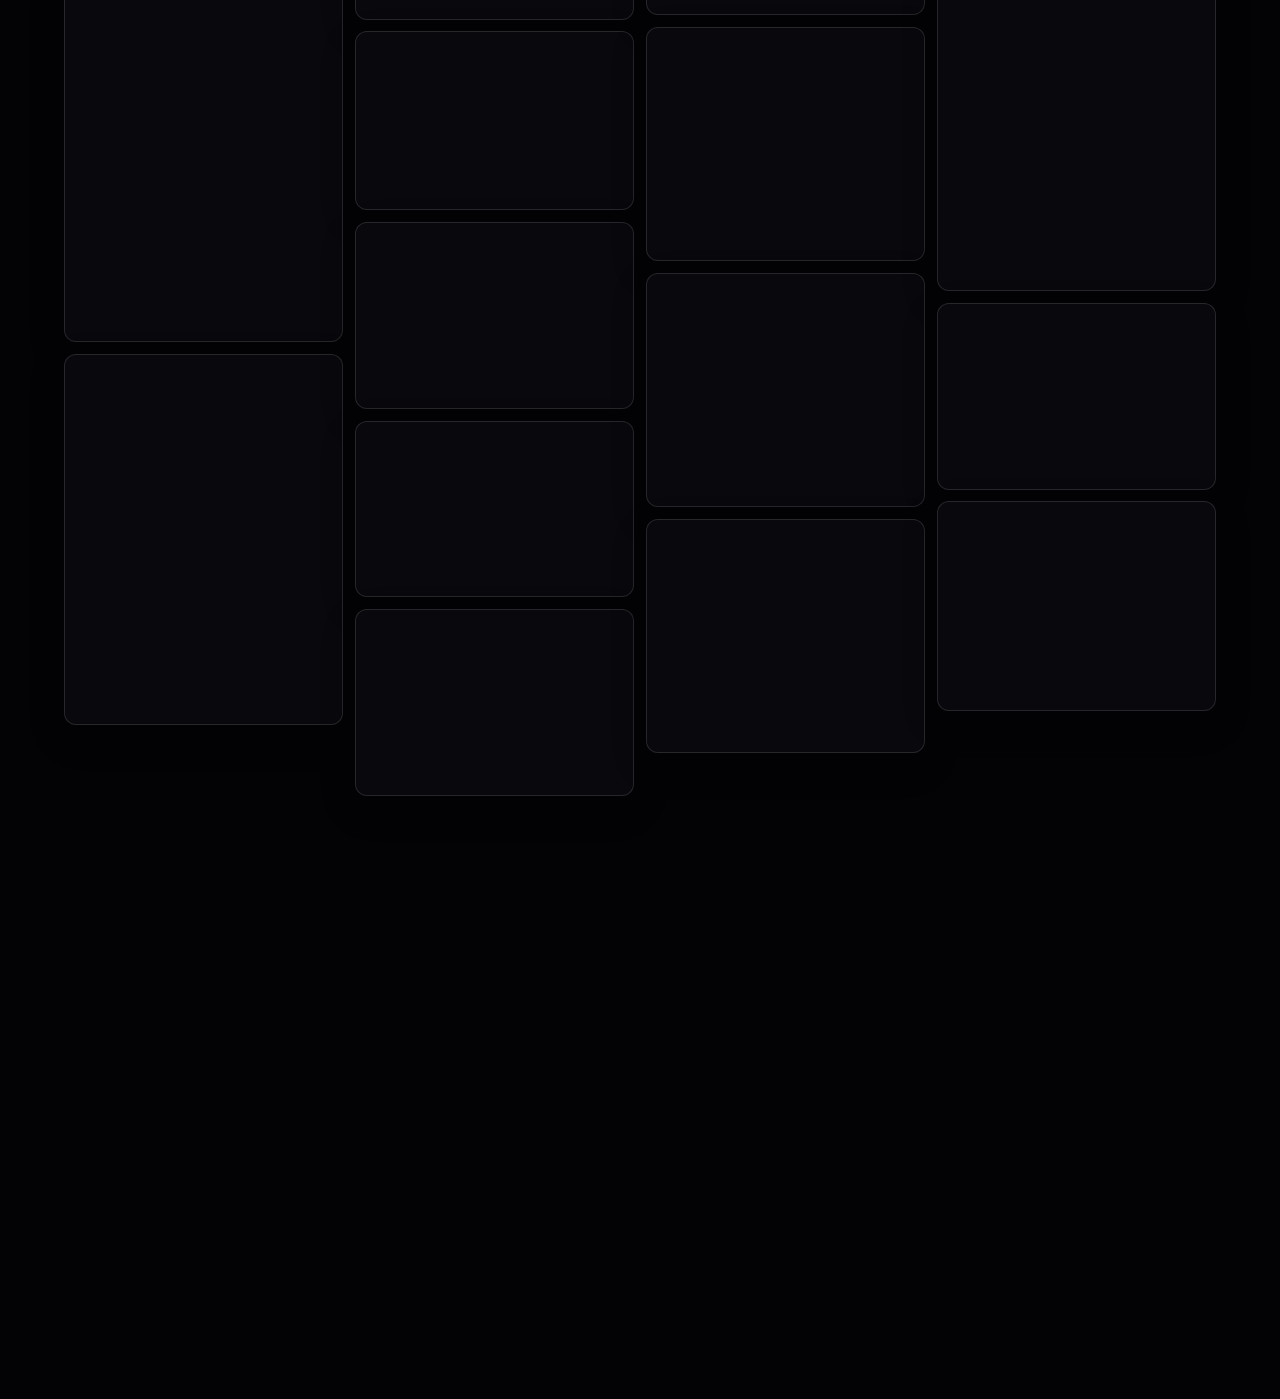
<file: gallery.html>
<!doctype html><html lang="bg"><head><!-- Google tag (gtag.js) -->
<script async src="https://www.googletagmanager.com/gtag/js?id=G-CDFRE2R4PN"></script>
<script>
  window.dataLayer = window.dataLayer || [];
  function gtag(){dataLayer.push(arguments);}
  gtag('js', new Date());
  gtag('config', 'G-CDFRE2R4PN');
</script><meta charset="utf-8"><meta name="viewport" content="width=device-width,initial-scale=1,viewport-fit=cover"><title>Галерия | Балет Veda Junior — София</title><meta name="description" content="Разгледайте галерията на Veda Junior — снимки от детската танцова школа, сценични участия и професионалния състав в София."><link rel="canonical" href="https://vedajunior.com/gallery.html"><meta property="og:locale" content="bg_BG"><meta property="og:type" content="website"><meta property="og:site_name" content="Veda Junior"><meta property="og:title" content="Галерия | Балет Veda Junior — София"><meta property="og:description" content="Снимки от детската школа и професионалния състав на Балет Veda Junior."><meta property="og:url" content="https://vedajunior.com/gallery.html"><meta property="og:image" content="https://vedajunior.com/images/hero.png"><meta name="twitter:card" content="summary_large_image"><script type="application/ld+json">{"@context":"https://schema.org","@graph":[{"@type":"WebPage","@id":"https://vedajunior.com/gallery.html#webpage","url":"https://vedajunior.com/gallery.html","name":"Галерия | Балет Veda Junior — София","isPartOf":{"@id":"https://vedajunior.com/#website"},"about":{"@id":"https://vedajunior.com/#organization"},"inLanguage":"bg"},{"@type":"ImageGallery","@id":"https://vedajunior.com/gallery.html#gallery","name":"Галерия на Балет Veda Junior","url":"https://vedajunior.com/gallery.html","isPartOf":{"@id":"https://vedajunior.com/gallery.html#webpage"}}]}</script><link rel="stylesheet" href="style.css"><link rel="stylesheet" href="gallery-viewer.css?v=20261022"><link rel="icon" href="logo-transparent.png" type="image/png"></head><body><header><a class="brand" href="/"><img src="logo-transparent.png" alt="Лого на Балет Veda Junior"><span>VEDA JUNIOR</span></a><button class="menu-toggle" type="button" aria-label="Отвори меню" aria-expanded="false"><span></span><span></span><span></span></button><nav><a href="/">Начало</a><a href="/#about">За нас</a><a href="/#halls">Зали</a><a href="detska-shkola.html">Детска школа</a><a href="profesionalen-balet.html">Професионален състав</a><a class="current" href="gallery.html">Галерия</a><a href="/#contact">Контакти</a></nav></header>
<main class="gallery-main gallery-v10"><h1 class="visually-hidden">Галерия на Балет Veda Junior</h1><div class="gallery-intro-switch"><div class="kids-gallery-copy professional-gallery-copy active-copy">
    <p>Балет Веда Джуниър е създаден в град София през март 2001 г.</p>
    <p>Негови създатели, хореографи и ръководители са Яна Никова и Оливера Спасова – основатели и дългогодишни танцьори и творци на танците в Емблематичния Балет Веда (1984–2000 г.).</p>
    <p>В детската школа групите са разнообразни и включват деца от всички възрасти: 4–8 г., 9–13 г., 13–16 г., 16–20 г.</p>
    <p>Репетициите на всяка група са самостоятелни и различни от останалите в интерес на крайния успех. Различават се както по своята трудност и интензитет, така и по време и място, съобразени с различните потребности и възможности на повечето деца.</p>
    <p>Сценичният живот на Детската школа Балет Веда Джуниър – „богат и динамичен“ е най-малкото, което може да се каже.</p>
    <p>Няма Фестивал за детско и младежко творчество, детски празник, събитие или конкурс без участие на Веда Джуниър, а концертите редовно се отразяват телевизионно от най-големите медии в България – БНТ, БТВ, Нова TV.</p>
    <p>Години наред ДЕЦАТА на Веда Джуниър участват в общински, национални и международни фестивали:</p>
    <p>“Слънце, младост и красота”, Слънчев Бряг<br>Международен детски фестивал в НДД /Национален дворец на децата/<br>“Младежта твори”, Община София<br>“Лачени обувки”, Берковица.<br>Танцов фестивал за „Голямата награда на София” и много други.</p>
    <p>На всички тези фестивали балетът печели първите места, има специални награди за хореография и за цялостно представяне.</p>
    <p>С участията си в последните издания на Детската Евровизия, балет Веда Джуниър имаше възможността да покаже таланта си в Кипър и Армения.</p>
  </div><div class="professional-gallery-copy">
    <p>Сценичният живот на професионалистите от Балет Веда Джуниър е доста богат и динамичен. Той включва много самостоятелни танци, собствени спектакли, както и съвместна работа с най-големите звезди в българския шоу-бизнес, а именно: Георги Христов, Васил Найденов, Нели Рангелова, Братя Аргирови, Йорданка Христова, Кичка Бодурова, Маргарита Хранова, Росица Кирилова, Петя Буюклиева, дует Ритон, Веселин Маринов, Тони Димитрова, Ди-До, Миро, Красимир Аврамов, Нели Петкова и много други.</p>
    <p>Пет години подред Веда Джуниър участва в турнетата на Планета Пайнер с незабравимите спектакли на Малина и Андреа.</p>
    <p>Повечето от концертите с участието на балет Веда Джуниър се отразяват от най-големите медии в България – БНТ-1, БТВ, Нова TV и Планета.</p>
    <p>С участията си в почти всички издания на Българската Евровизия, балет Веда Джуниър имаше възможността да работи и с чуждестранни звезди като Майк Джонсън (2 4 family, Америка) и Каролина Гочева (Македония).</p>
    <p>Балетът беше поканен да участва в юбилейните концерти на Лепа Брена в Београдска Арена през 2011г.</p>
    <p>Професионалните изяви включват и заснемането на клипове (Георги Христов, Малина, Андреа, Ди-До и други), както и участия в много благотворителни концерти, начело с „Българската Коледа” под патронажа на президента Георги Първанов и Росен Плевнелиев.</p>
  </div></div><div class="tabs gallery-tabs"><button class="tab active" data-tab="kids">Детска школа</button><button class="tab" data-tab="professional">Професионален състав</button></div><section id="kids" class="panel active gallery-stream"></section><section id="professional" class="panel gallery-stream"></section></main>
<div id="lightbox"><button id="close" aria-label="Затвори">×</button><button id="prev" class="arrow prev" aria-label="Предишна">‹</button><img id="big" alt=""><button id="next" class="arrow next" aria-label="Следваща">›</button></div><script src="photo-descriptions.js?v=20261006"></script><script src="gallery-viewer.js?v=20261022"></script><script src="gallery.js?v=20261022-zoom"></script></body></html>
</file>
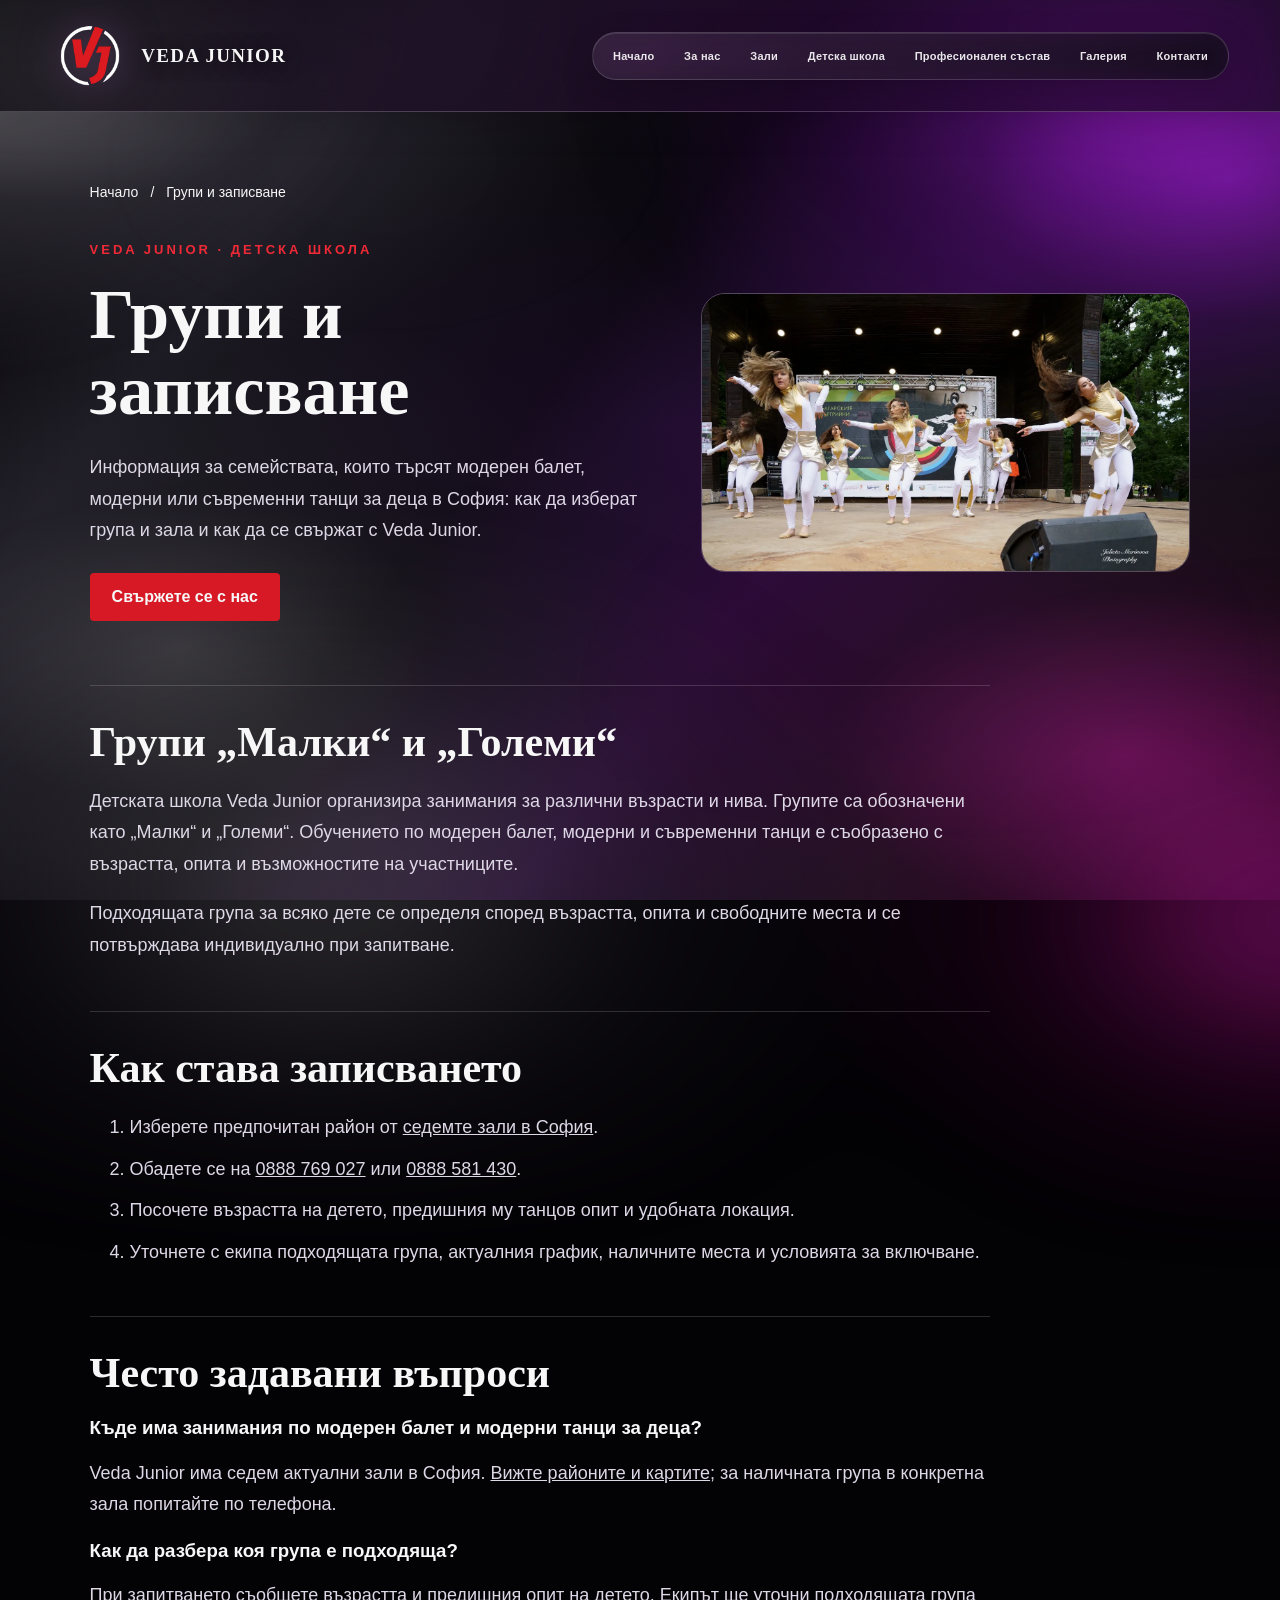
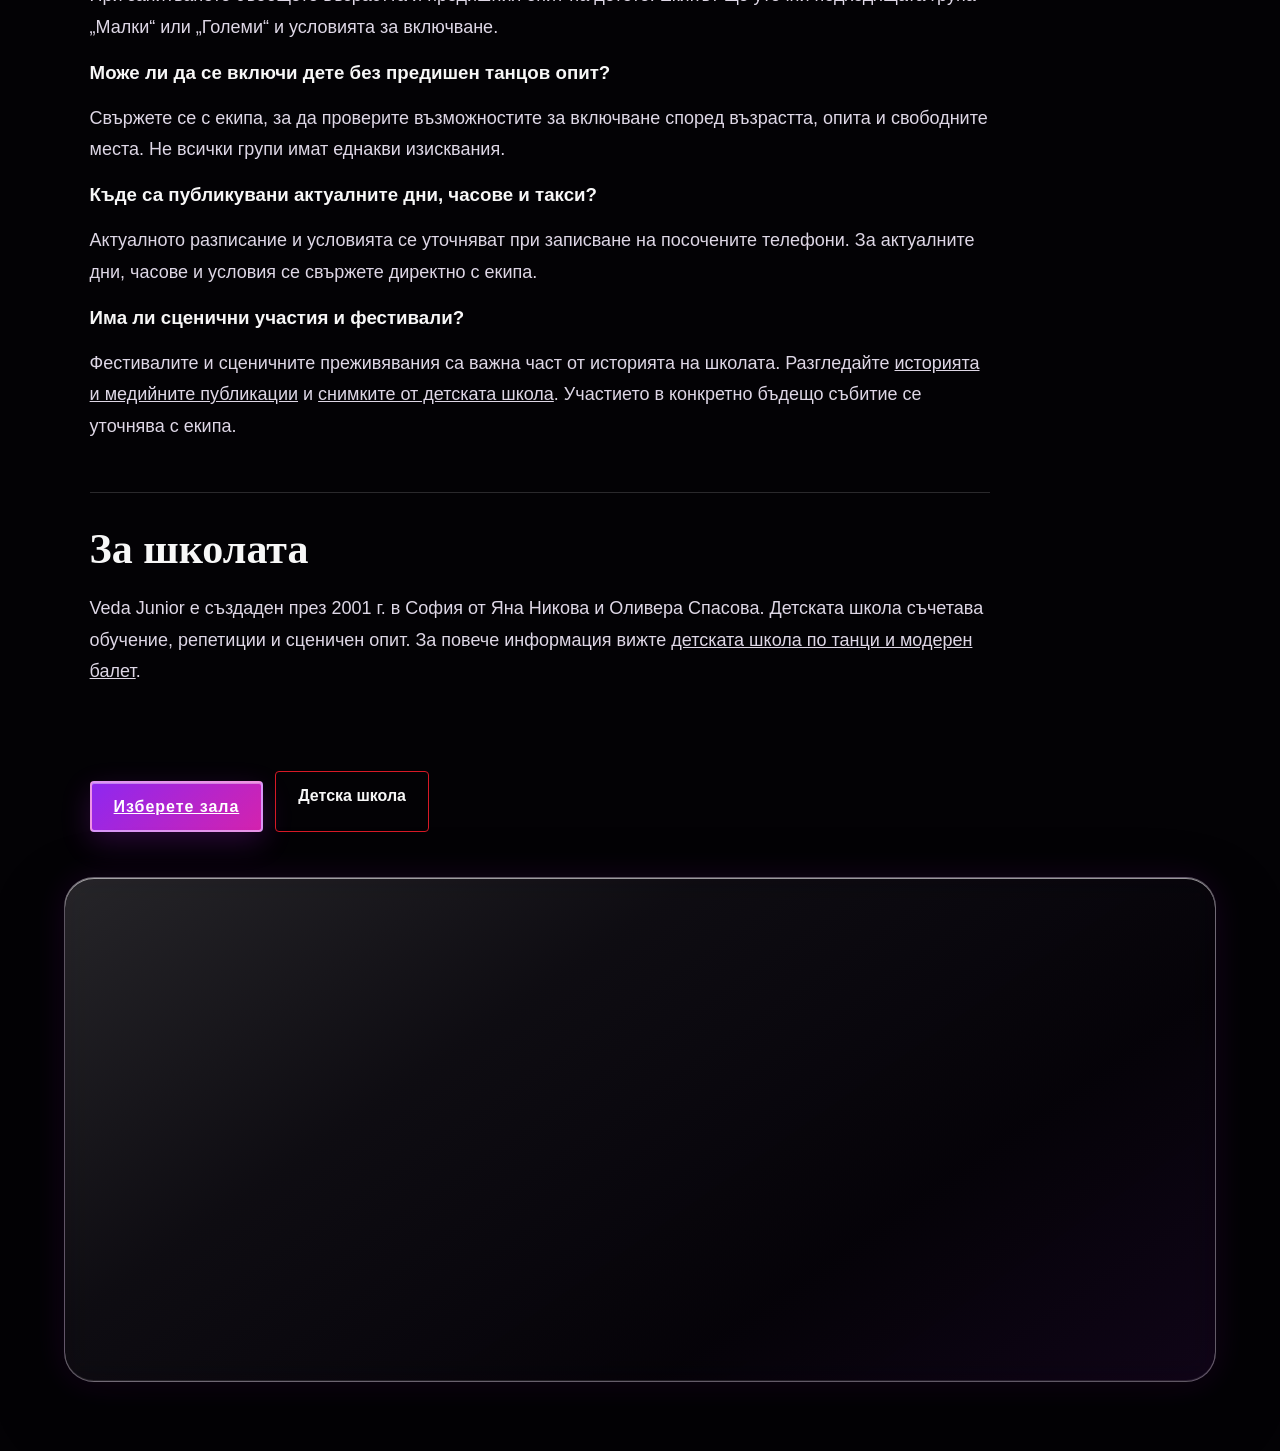
<file: grupi-i-zapisvane.html>
<!doctype html><html lang="bg"><head><!-- Google tag (gtag.js) -->
<script async src="https://www.googletagmanager.com/gtag/js?id=G-CDFRE2R4PN"></script><script>window.dataLayer=window.dataLayer||[];function gtag(){dataLayer.push(arguments)}gtag('js',new Date());gtag('config','G-CDFRE2R4PN');</script>
<meta charset="utf-8"><meta name="viewport" content="width=device-width,initial-scale=1,viewport-fit=cover"><title>Групи и записване за танци за деца в София | Veda Junior</title><meta name="description" content="Записване в детската школа Veda Junior за модерен балет и модерни танци в София: групи Малки и Големи, избор на зала, телефони и полезни отговори."><link rel="canonical" href="https://vedajunior.com/grupi-i-zapisvane.html"><meta property="og:locale" content="bg_BG"><meta property="og:type" content="website"><meta property="og:site_name" content="Veda Junior"><meta property="og:title" content="Групи и записване за танци за деца в София | Veda Junior"><meta property="og:description" content="Записване в детската школа Veda Junior за модерен балет и модерни танци в София: групи Малки и Големи, избор на зала, телефони и полезни отговори."><meta property="og:url" content="https://vedajunior.com/grupi-i-zapisvane.html"><meta property="og:image" content="https://vedajunior.com/images_opt/1689244281-14.webp"><meta property="og:image:alt" content="Деца от школата Veda Junior на сцената"><meta name="twitter:card" content="summary_large_image"><script type="application/ld+json">{"@context":"https://schema.org","@graph":[{"@type":"WebPage","@id":"https://vedajunior.com/grupi-i-zapisvane.html#webpage","url":"https://vedajunior.com/grupi-i-zapisvane.html","name":"Групи и записване за танци за деца в София | Veda Junior","description":"Записване в детската школа Veda Junior за модерен балет и модерни танци в София: групи Малки и Големи, избор на зала, телефони и полезни отговори.","inLanguage":"bg","isPartOf":{"@id":"https://vedajunior.com/#website"},"about":{"@id":"https://vedajunior.com/#organization"},"breadcrumb":{"@id":"https://vedajunior.com/grupi-i-zapisvane.html#breadcrumb"}},{"@type":"BreadcrumbList","@id":"https://vedajunior.com/grupi-i-zapisvane.html#breadcrumb","itemListElement":[{"@type":"ListItem","position":1,"name":"Начало","item":"https://vedajunior.com/"},{"@type":"ListItem","position":2,"name":"Групи и записване","item":"https://vedajunior.com/grupi-i-zapisvane.html"}]}]}</script><link rel="stylesheet" href="style.css?v=hero-mobile-2"><link rel="stylesheet" href="topic.css"><link rel="icon" href="logo-transparent.png" type="image/png"></head><body class="topic-page"><header><a class="brand" href="/"><img src="logo-transparent.png" alt="Лого на Балет Veda Junior"><span>VEDA JUNIOR</span></a><button class="menu-toggle" type="button" aria-label="Отвори меню" aria-expanded="false"><span></span><span></span><span></span></button><nav><a href="/">Начало</a><a href="/#about">За нас</a><a href="/#halls">Зали</a><a href="detska-shkola.html">Детска школа</a><a href="profesionalen-balet.html">Професионален състав</a><a href="gallery.html">Галерия</a><a href="/#contact">Контакти</a></nav></header><main><div class="topic-main"><nav class="breadcrumbs" aria-label="Път в сайта"><a href="/">Начало</a><span aria-hidden="true">/</span><span aria-current="page">Групи и записване</span></nav><div class="topic-intro"><div><span class="eyebrow">VEDA JUNIOR · ДЕТСКА ШКОЛА</span><h1>Групи и записване</h1><p>Информация за семействата, които търсят модерен балет, модерни или съвременни танци за деца в София: как да изберат група и зала и как да се свържат с Veda Junior.</p><a class="btn" href="#contact">Свържете се с нас</a></div><img class="topic-photo" src="images_opt/1689244281-14.webp" alt="Деца от школата Veda Junior на сцената" decoding="async"></div>
<section class="topic-section"><h2>Групи „Малки“ и „Големи“</h2><p>Детската школа Veda Junior организира занимания за различни възрасти и нива. Групите са обозначени като „Малки“ и „Големи“. Обучението по модерен балет, модерни и съвременни танци е съобразено с възрастта, опита и възможностите на участниците.</p><p>Подходящата група за всяко дете се определя според възрастта, опита и свободните места и се потвърждава индивидуално при запитване.</p></section>
<section class="topic-section"><h2>Как става записването</h2><ol><li>Изберете предпочитан район от <a href="zali-sofia.html">седемте зали в София</a>.</li><li>Обадете се на <a href="tel:+359888769027">0888 769 027</a> или <a href="tel:+359888581430">0888 581 430</a>.</li><li>Посочете възрастта на детето, предишния му танцов опит и удобната локация.</li><li>Уточнете с екипа подходящата група, актуалния график, наличните места и условията за включване.</li></ol></section>
<section class="topic-section"><h2>Често задавани въпроси</h2><h3>Къде има занимания по модерен балет и модерни танци за деца?</h3><p>Veda Junior има седем актуални зали в София. <a href="zali-sofia.html">Вижте районите и картите</a>; за наличната група в конкретна зала попитайте по телефона.</p><h3>Как да разбера коя група е подходяща?</h3><p>При запитването съобщете възрастта и предишния опит на детето. Екипът ще уточни подходящата група „Малки“ или „Големи“ и условията за включване.</p><h3>Може ли да се включи дете без предишен танцов опит?</h3><p>Свържете се с екипа, за да проверите възможностите за включване според възрастта, опита и свободните места. Не всички групи имат еднакви изисквания.</p><h3>Къде са публикувани актуалните дни, часове и такси?</h3><p>Актуалното разписание и условията се уточняват при записване на посочените телефони. За актуалните дни, часове и условия се свържете директно с екипа.</p><h3>Има ли сценични участия и фестивали?</h3><p>Фестивалите и сценичните преживявания са важна част от историята на школата. Разгледайте <a href="istoria-i-uchastia.html">историята и медийните публикации</a> и <a href="gallery.html?tab=kids">снимките от детската школа</a>. Участието в конкретно бъдещо събитие се уточнява с екипа.</p></section>
<section class="topic-section"><h2>За школата</h2><p>Veda Junior е създаден през 2001 г. в София от Яна Никова и Оливера Спасова. Детската школа съчетава обучение, репетиции и сценичен опит. За повече информация вижте <a href="detska-shkola.html">детската школа по танци и модерен балет</a>.</p></section><div class="topic-links"><a class="gallery-cta" href="zali-sofia.html">Изберете зала</a><a class="btn ghost" href="detska-shkola.html">Детска школа</a></div></div><section id="contact" class="contact"><div><span class="eyebrow">ЗАПИСВАНИЯ</span><h2>Искаш да танцуваш с нас?</h2><p>Записването в детската танцова школа става по телефон.</p><a class="btn" href="tel:+359888769027">0888 769 027</a><a class="btn ghost" href="tel:+359888581430">0888 581 430</a><div class="social-links"><span>Последвайте ни</span><a class="social-link facebook" href="https://www.facebook.com/vedajunior.ballet/photos/?ref=page_internal" target="_blank" rel="noopener" aria-label="Veda Junior във Facebook">Facebook</a><a class="social-link instagram" href="https://www.instagram.com/ballet_veda_junior/" target="_blank" rel="noopener" aria-label="Veda Junior в Instagram">Instagram</a></div></div></section></main><script>const menuToggle=document.querySelector('.menu-toggle');
const siteNav=document.querySelector('header nav');
if(menuToggle&&siteNav){
  const closeMenu=()=>{document.body.classList.remove('menu-open');menuToggle.setAttribute('aria-expanded','false')};
  menuToggle.addEventListener('click',()=>{const open=document.body.classList.toggle('menu-open');menuToggle.setAttribute('aria-expanded',String(open))});
  siteNav.querySelectorAll('a').forEach(a=>a.addEventListener('click',closeMenu));
  window.addEventListener('resize',()=>{if(innerWidth>900)closeMenu()});
}
</script></body></html>
</file>
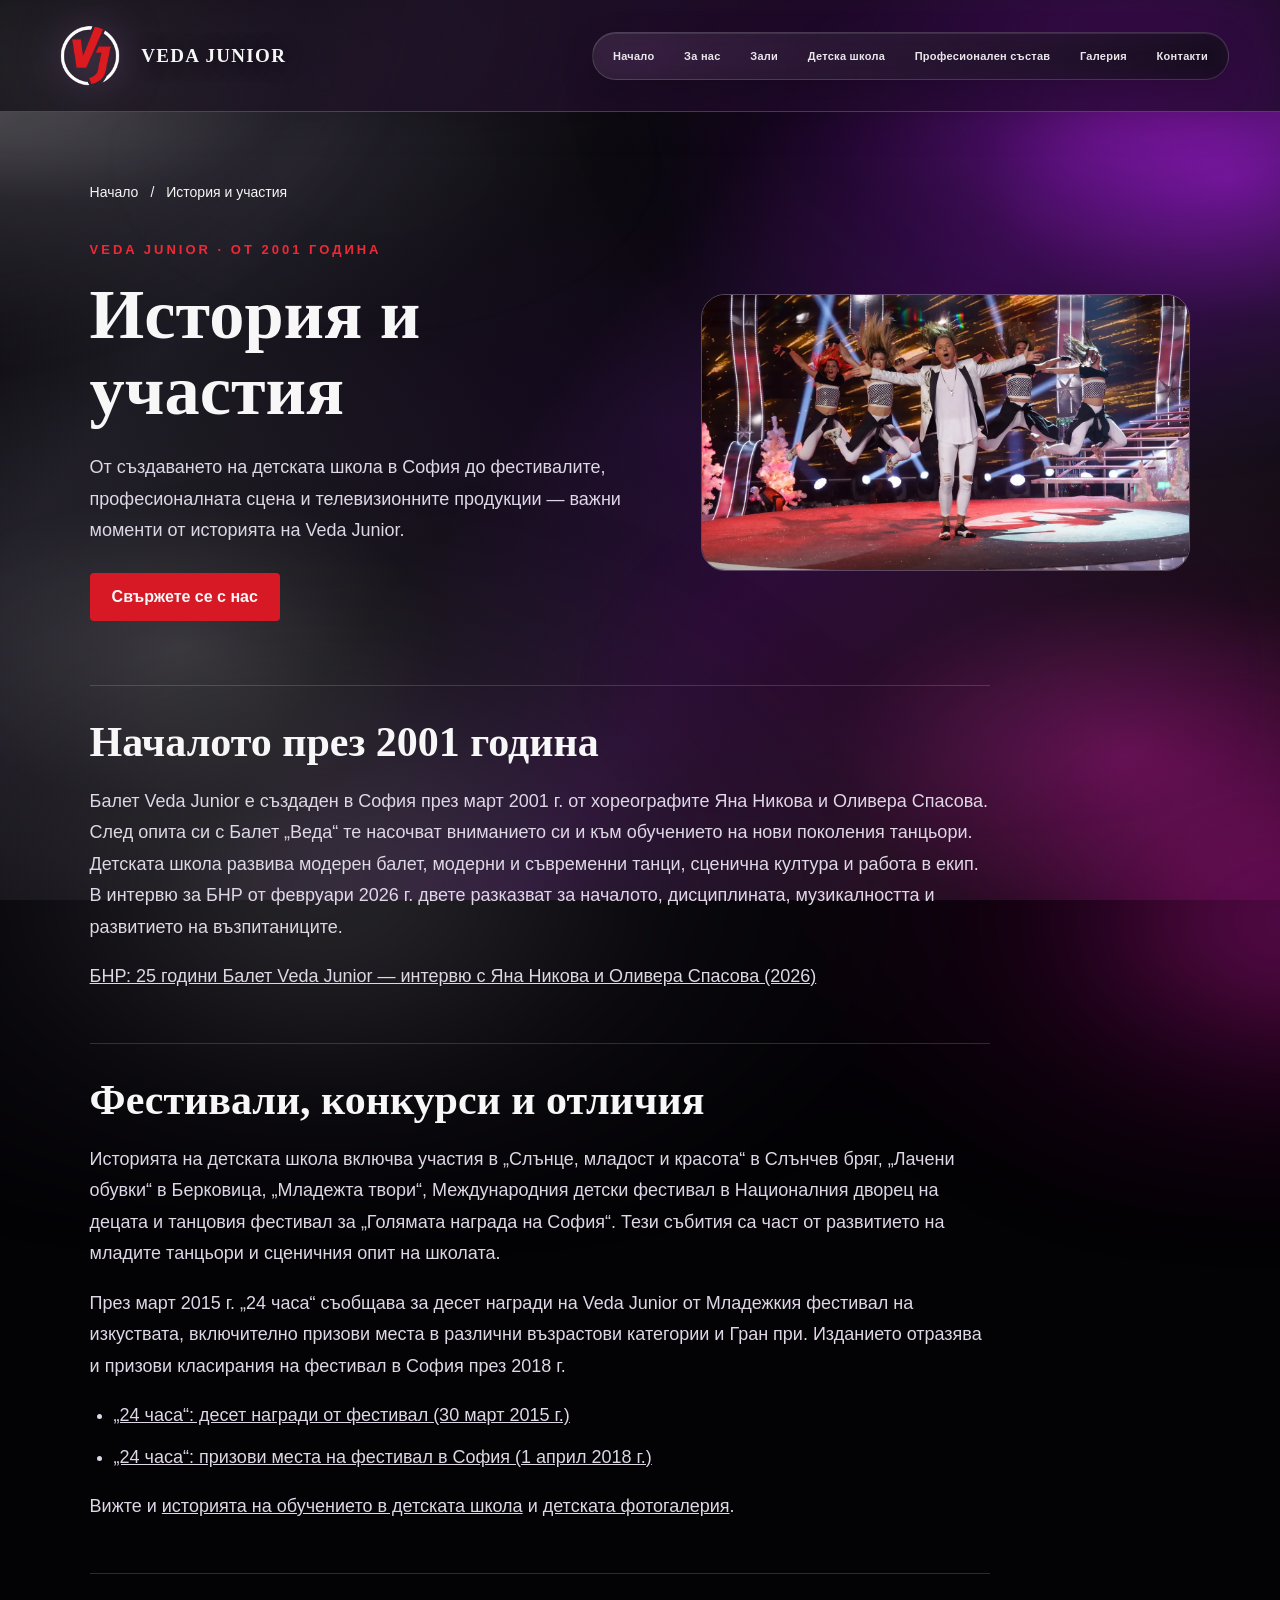
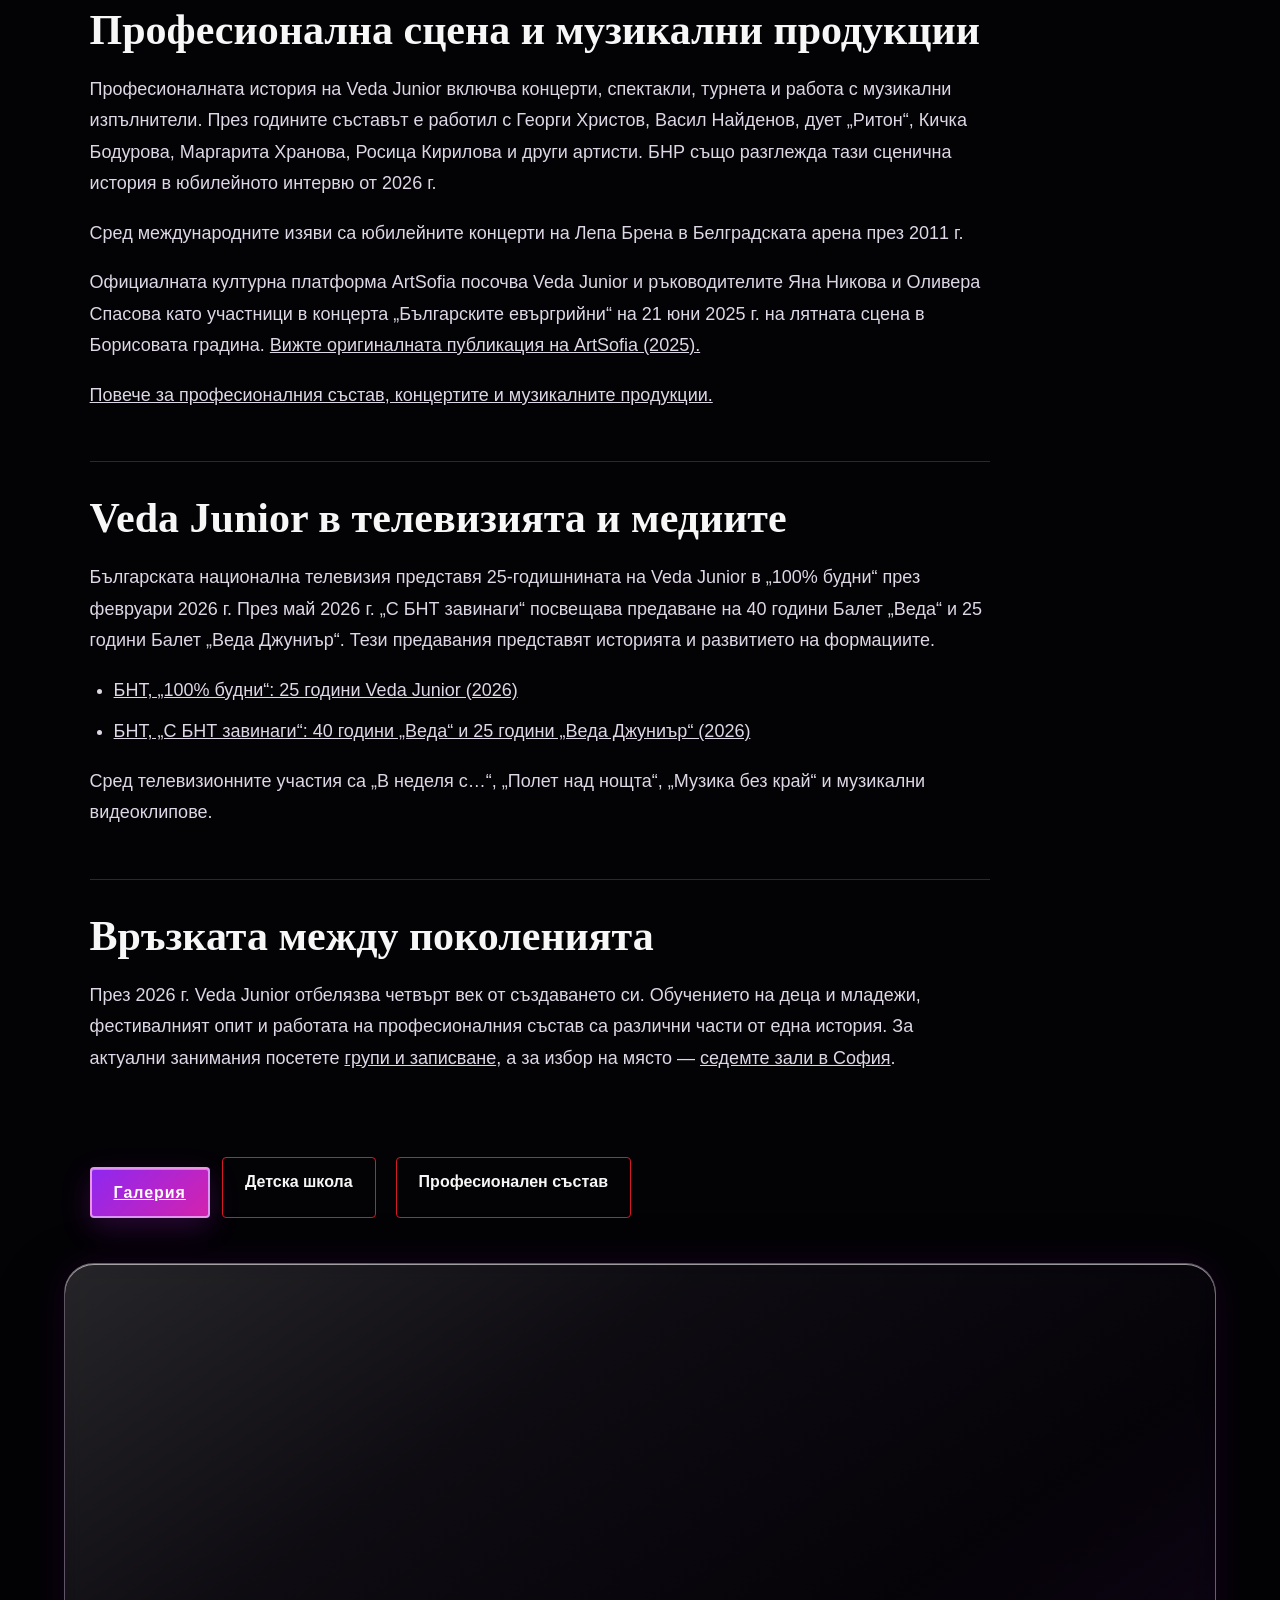
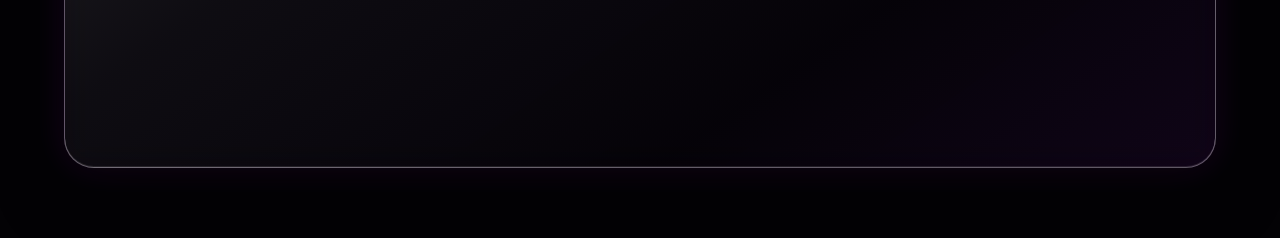
<file: istoria-i-uchastia.html>
<!doctype html><html lang="bg"><head><!-- Google tag (gtag.js) -->
<script async src="https://www.googletagmanager.com/gtag/js?id=G-CDFRE2R4PN"></script><script>window.dataLayer=window.dataLayer||[];function gtag(){dataLayer.push(arguments)}gtag('js',new Date());gtag('config','G-CDFRE2R4PN');</script>
<meta charset="utf-8"><meta name="viewport" content="width=device-width,initial-scale=1,viewport-fit=cover"><title>История, фестивали и телевизионни участия | Veda Junior</title><meta name="description" content="Историята на Балет Veda Junior от 2001 г.: детска школа, фестивални награди, професионална сцена, телевизионни участия и медийни публикации."><link rel="canonical" href="https://vedajunior.com/istoria-i-uchastia.html"><meta property="og:locale" content="bg_BG"><meta property="og:type" content="website"><meta property="og:site_name" content="Veda Junior"><meta property="og:title" content="История, фестивали и телевизионни участия | Veda Junior"><meta property="og:description" content="Историята на Балет Veda Junior от 2001 г.: детска школа, фестивални награди, професионална сцена, телевизионни участия и медийни публикации."><meta property="og:url" content="https://vedajunior.com/istoria-i-uchastia.html"><meta property="og:image" content="https://vedajunior.com/images_opt/1689235498-13.webp"><meta property="og:image:alt" content="Професионален сценичен състав на Veda Junior"><meta name="twitter:card" content="summary_large_image"><script type="application/ld+json">{"@context":"https://schema.org","@graph":[{"@type":"WebPage","@id":"https://vedajunior.com/istoria-i-uchastia.html#webpage","url":"https://vedajunior.com/istoria-i-uchastia.html","name":"История, фестивали и телевизионни участия | Veda Junior","description":"Историята на Балет Veda Junior от 2001 г.: детска школа, фестивални награди, професионална сцена, телевизионни участия и медийни публикации.","inLanguage":"bg","isPartOf":{"@id":"https://vedajunior.com/#website"},"about":{"@id":"https://vedajunior.com/#organization"},"breadcrumb":{"@id":"https://vedajunior.com/istoria-i-uchastia.html#breadcrumb"}},{"@type":"BreadcrumbList","@id":"https://vedajunior.com/istoria-i-uchastia.html#breadcrumb","itemListElement":[{"@type":"ListItem","position":1,"name":"Начало","item":"https://vedajunior.com/"},{"@type":"ListItem","position":2,"name":"История и участия","item":"https://vedajunior.com/istoria-i-uchastia.html"}]}]}</script><link rel="stylesheet" href="style.css?v=hero-mobile-2"><link rel="stylesheet" href="topic.css"><link rel="icon" href="logo-transparent.png" type="image/png"></head><body class="topic-page"><header><a class="brand" href="/"><img src="logo-transparent.png" alt="Лого на Балет Veda Junior"><span>VEDA JUNIOR</span></a><button class="menu-toggle" type="button" aria-label="Отвори меню" aria-expanded="false"><span></span><span></span><span></span></button><nav><a href="/">Начало</a><a href="/#about">За нас</a><a href="/#halls">Зали</a><a href="detska-shkola.html">Детска школа</a><a href="profesionalen-balet.html">Професионален състав</a><a href="gallery.html">Галерия</a><a href="/#contact">Контакти</a></nav></header><main><div class="topic-main"><nav class="breadcrumbs" aria-label="Път в сайта"><a href="/">Начало</a><span aria-hidden="true">/</span><span aria-current="page">История и участия</span></nav><div class="topic-intro"><div><span class="eyebrow">VEDA JUNIOR · ОТ 2001 ГОДИНА</span><h1>История и участия</h1><p>От създаването на детската школа в София до фестивалите, професионалната сцена и телевизионните продукции — важни моменти от историята на Veda Junior.</p><a class="btn" href="#contact">Свържете се с нас</a></div><img class="topic-photo" src="images_opt/1689235498-13.webp" alt="Професионален сценичен състав на Veda Junior" decoding="async"></div>
<section class="topic-section"><h2>Началото през 2001 година</h2><p>Балет Veda Junior е създаден в София през март 2001 г. от хореографите Яна Никова и Оливера Спасова. След опита си с Балет „Веда“ те насочват вниманието си и към обучението на нови поколения танцьори. Детската школа развива модерен балет, модерни и съвременни танци, сценична култура и работа в екип. В интервю за БНР от февруари 2026 г. двете разказват за началото, дисциплината, музикалността и развитието на възпитаниците.</p><p><a href="https://bnrnews.bg/main/post/429269/25-godini-balet-veda-dzhuniar-tantsuvay-sas-sartse" target="_blank" rel="noopener noreferrer">БНР: 25 години Балет Veda Junior — интервю с Яна Никова и Оливера Спасова (2026)</a></p></section>
<section class="topic-section"><h2>Фестивали, конкурси и отличия</h2><p>Историята на детската школа включва участия в „Слънце, младост и красота“ в Слънчев бряг, „Лачени обувки“ в Берковица, „Младежта твори“, Международния детски фестивал в Националния дворец на децата и танцовия фестивал за „Голямата награда на София“. Тези събития са част от развитието на младите танцьори и сценичния опит на школата.</p><p>През март 2015 г. „24 часа“ съобщава за десет награди на Veda Junior от Младежкия фестивал на изкуствата, включително призови места в различни възрастови категории и Гран при. Изданието отразява и призови класирания на фестивал в София през 2018 г.</p><ul><li><a href="https://www.24chasa.bg/index.php/ozhivlenie/article/4683960" target="_blank" rel="noopener noreferrer">„24 часа“: десет награди от фестивал (30 март 2015 г.)</a></li><li><a href="https://www.24chasa.bg/ozhivlenie/article/6792715" target="_blank" rel="noopener noreferrer">„24 часа“: призови места на фестивал в София (1 април 2018 г.)</a></li></ul><p>Вижте и <a href="detska-shkola.html">историята на обучението в детската школа</a> и <a href="gallery.html?tab=kids">детската фотогалерия</a>.</p></section>
<section class="topic-section"><h2>Професионална сцена и музикални продукции</h2><p>Професионалната история на Veda Junior включва концерти, спектакли, турнета и работа с музикални изпълнители. През годините съставът е работил с Георги Христов, Васил Найденов, дует „Ритон“, Кичка Бодурова, Маргарита Хранова, Росица Кирилова и други артисти. БНР също разглежда тази сценична история в юбилейното интервю от 2026 г.</p><p>Сред международните изяви са юбилейните концерти на Лепа Брена в Белградската арена през 2011 г.</p><p>Официалната културна платформа ArtSofia посочва Veda Junior и ръководителите Яна Никова и Оливера Спасова като участници в концерта „Българските евъргрийни“ на 21 юни 2025 г. на лятната сцена в Борисовата градина. <a href="https://artsofia.bg/bg/events/2025/06/21/ljatna-programa-koncert-bylgarskite-evyrgrijni" target="_blank" rel="noopener noreferrer">Вижте оригиналната публикация на ArtSofia (2025).</a></p><p><a href="profesionalen-balet.html">Повече за професионалния състав, концертите и музикалните продукции.</a></p></section>
<section class="topic-section"><h2>Veda Junior в телевизията и медиите</h2><p>Българската национална телевизия представя 25-годишнината на Veda Junior в „100% будни“ през февруари 2026 г. През май 2026 г. „С БНТ завинаги“ посвещава предаване на 40 години Балет „Веда“ и 25 години Балет „Веда Джуниър“. Тези предавания представят историята и развитието на формациите.</p><ul><li><a href="https://bnt.bg/news/25-godini-balet-veda-juniar-346650news.html" target="_blank" rel="noopener noreferrer">БНТ, „100% будни“: 25 години Veda Junior (2026)</a></li><li><a href="https://bnt.bg/news/s-bnt-zavinagi-40-godini-balet-veda-i-25-godini-balet-veda-junar-348151news.html" target="_blank" rel="noopener noreferrer">БНТ, „С БНТ завинаги“: 40 години „Веда“ и 25 години „Веда Джуниър“ (2026)</a></li></ul><p>Сред телевизионните участия са „В неделя с…“, „Полет над нощта“, „Музика без край“ и музикални видеоклипове.</p></section>
<section class="topic-section"><h2>Връзката между поколенията</h2><p>През 2026 г. Veda Junior отбелязва четвърт век от създаването си. Обучението на деца и младежи, фестивалният опит и работата на професионалния състав са различни части от една история. За актуални занимания посетете <a href="grupi-i-zapisvane.html">групи и записване</a>, а за избор на място — <a href="zali-sofia.html">седемте зали в София</a>.</p></section><div class="topic-links"><a class="gallery-cta" href="gallery.html">Галерия</a><a class="btn ghost" href="detska-shkola.html">Детска школа</a><a class="btn ghost" href="profesionalen-balet.html">Професионален състав</a></div></div><section id="contact" class="contact"><div><span class="eyebrow">ЗАПИСВАНИЯ</span><h2>Искаш да танцуваш с нас?</h2><p>Записването в детската танцова школа става по телефон.</p><a class="btn" href="tel:+359888769027">0888 769 027</a><a class="btn ghost" href="tel:+359888581430">0888 581 430</a><div class="social-links"><span>Последвайте ни</span><a class="social-link facebook" href="https://www.facebook.com/vedajunior.ballet/photos/?ref=page_internal" target="_blank" rel="noopener" aria-label="Veda Junior във Facebook">Facebook</a><a class="social-link instagram" href="https://www.instagram.com/ballet_veda_junior/" target="_blank" rel="noopener" aria-label="Veda Junior в Instagram">Instagram</a></div></div></section></main><script>const menuToggle=document.querySelector('.menu-toggle');
const siteNav=document.querySelector('header nav');
if(menuToggle&&siteNav){
  const closeMenu=()=>{document.body.classList.remove('menu-open');menuToggle.setAttribute('aria-expanded','false')};
  menuToggle.addEventListener('click',()=>{const open=document.body.classList.toggle('menu-open');menuToggle.setAttribute('aria-expanded',String(open))});
  siteNav.querySelectorAll('a').forEach(a=>a.addEventListener('click',closeMenu));
  window.addEventListener('resize',()=>{if(innerWidth>900)closeMenu()});
}
</script></body></html>
</file>
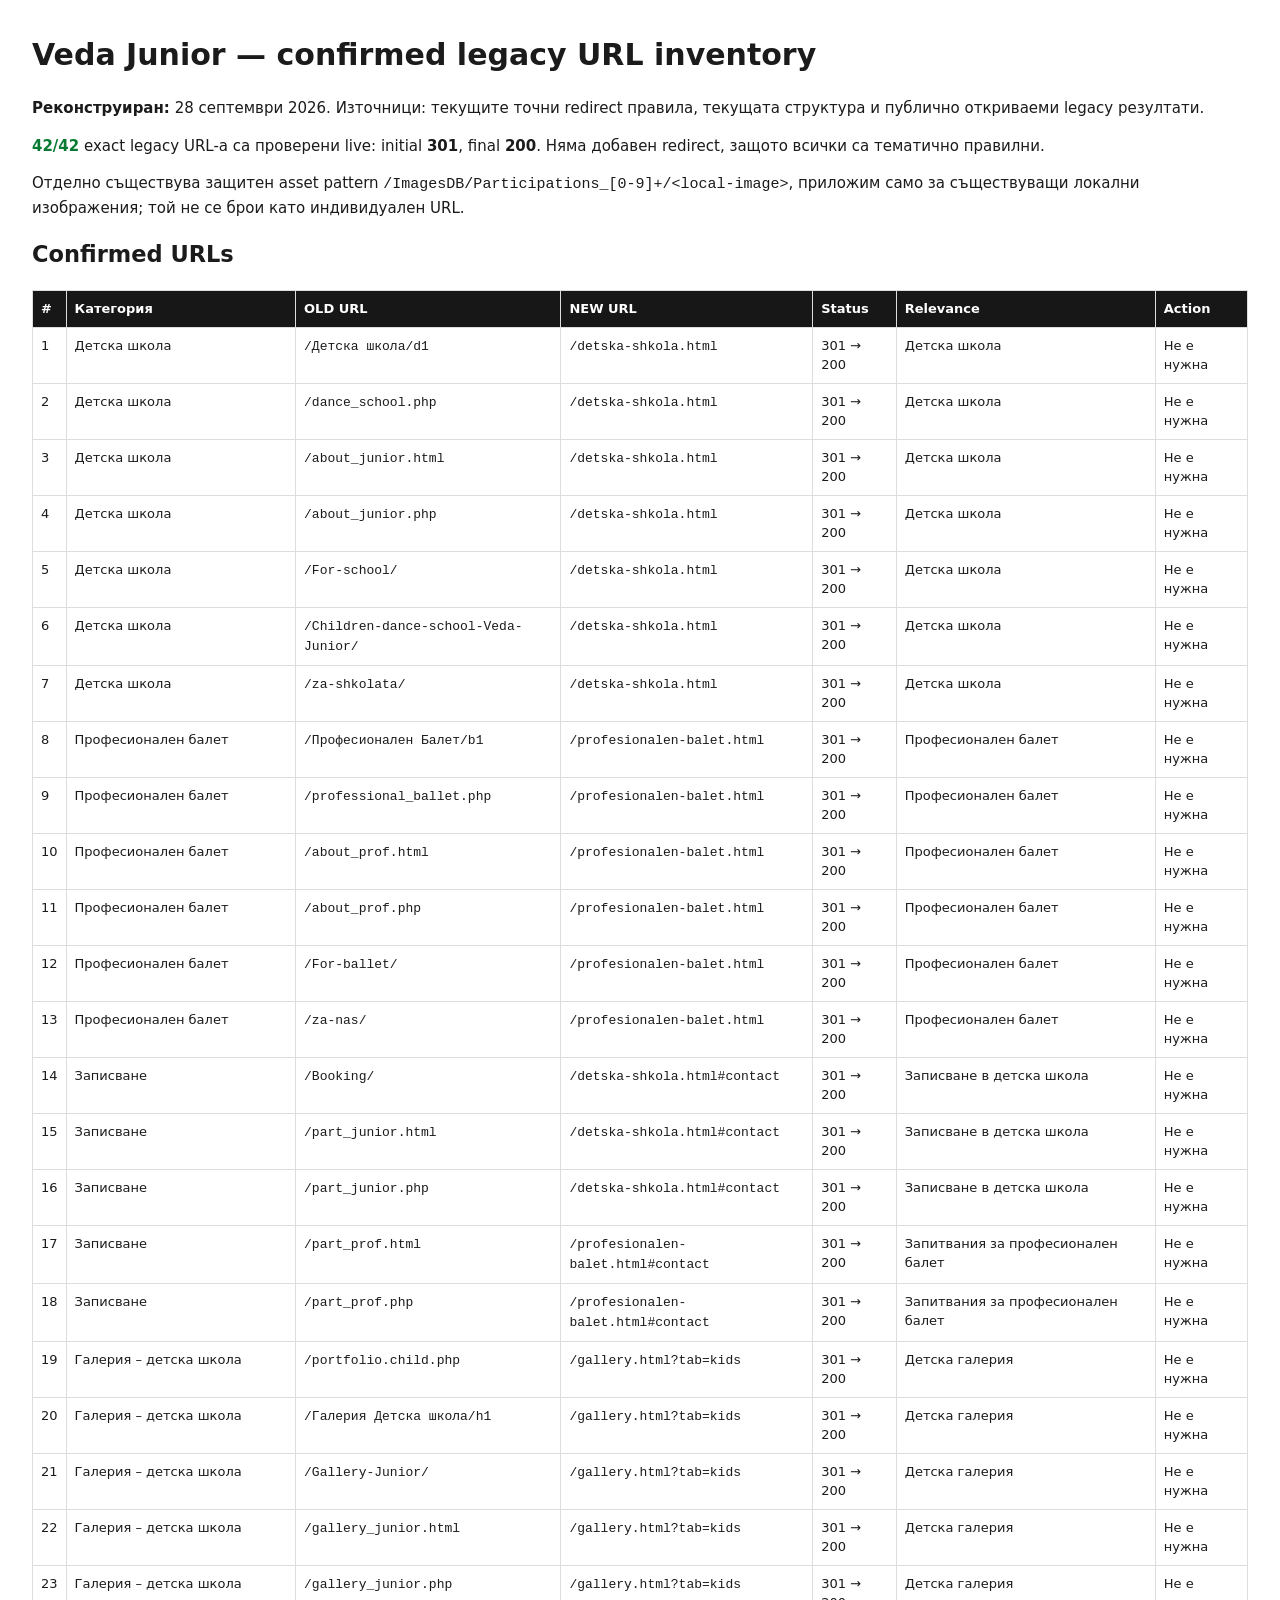
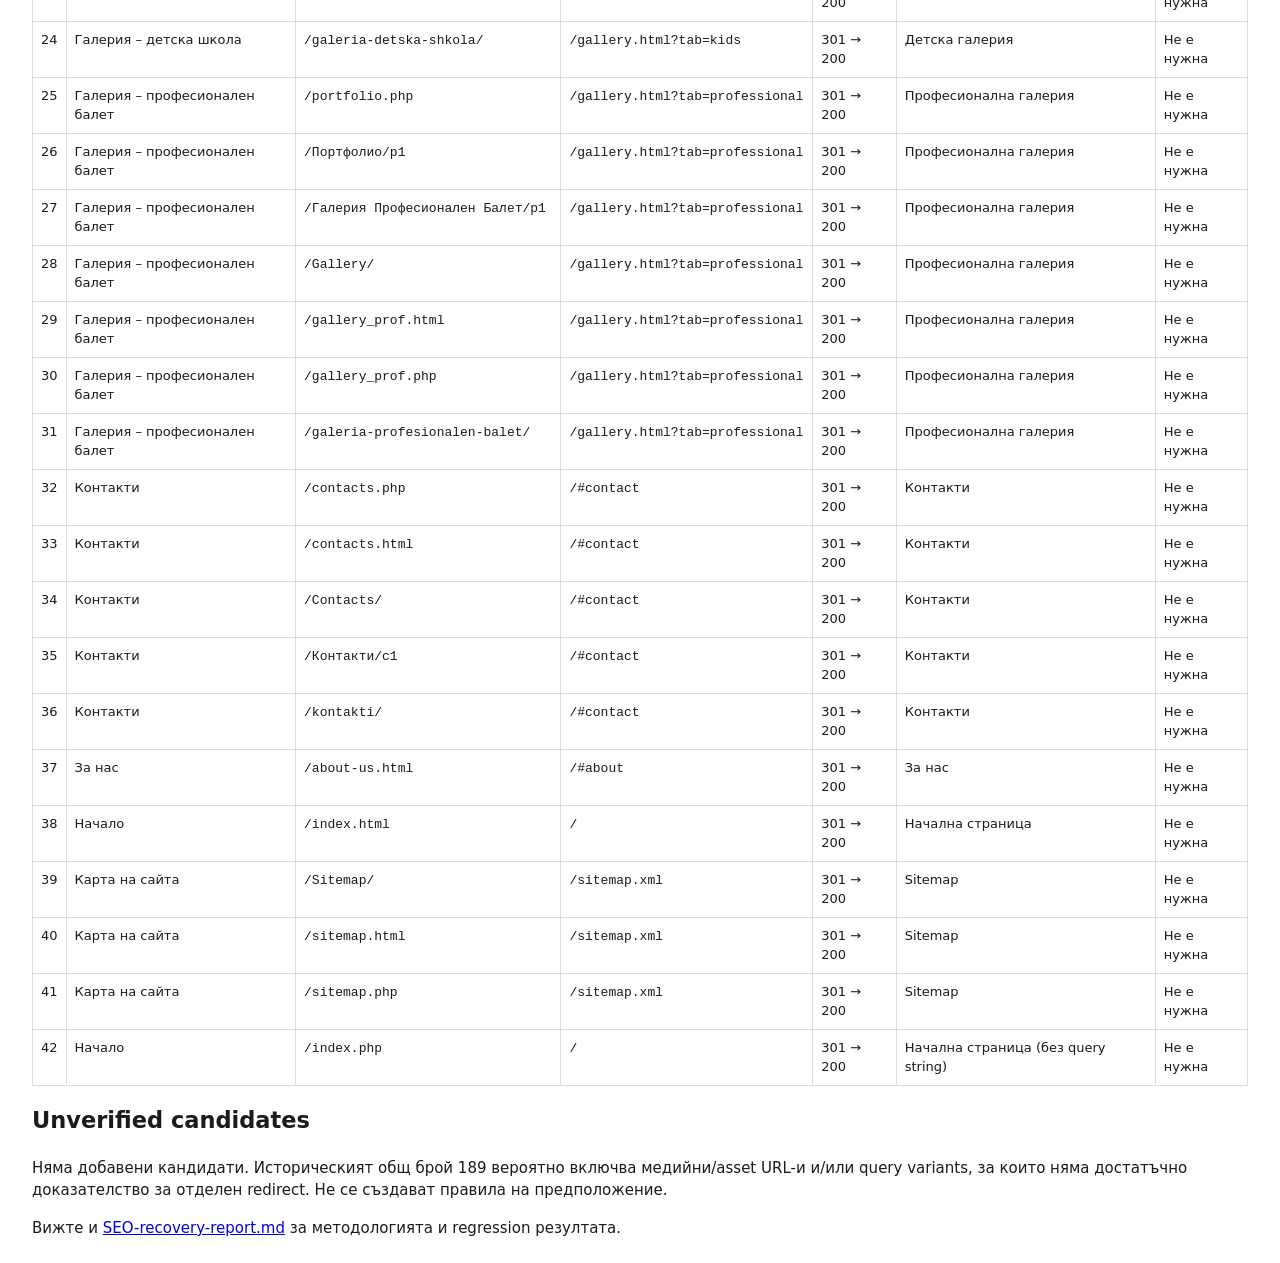
<file: old-to-new-inventory.html>
<!doctype html>
<html lang="bg">
<head>
<meta charset="utf-8">
<meta name="viewport" content="width=device-width, initial-scale=1">
<title>Veda Junior — Legacy URL inventory</title>
<style>body{font:15px/1.5 system-ui,sans-serif;margin:32px;color:#1b1b1b}main{max-width:1280px;margin:auto}table{border-collapse:collapse;width:100%;font-size:13px}th,td{border:1px solid #ddd;padding:8px;text-align:left;vertical-align:top}th{background:#171717;color:#fff;position:sticky;top:0}code{word-break:break-word} .ok{color:#087a32;font-weight:700}@media(max-width:700px){body{margin:16px}table{font-size:12px}}</style>
</head>
<body><main>
<h1>Veda Junior — confirmed legacy URL inventory</h1>
<p><strong>Реконструиран:</strong> 28 септември 2026. Източници: текущите точни redirect правила, текущата структура и публично откриваеми legacy резултати.</p>
<p><span class="ok">42/42</span> exact legacy URL-а са проверени live: initial <strong>301</strong>, final <strong>200</strong>. Няма добавен redirect, защото всички са тематично правилни.</p>
<p>Отделно съществува защитен asset pattern <code>/ImagesDB/Participations_[0-9]+/&lt;local-image&gt;</code>, приложим само за съществуващи локални изображения; той не се брои като индивидуален URL.</p>
<h2>Confirmed URLs</h2>
<table><thead><tr><th>#</th><th>Категория</th><th>OLD URL</th><th>NEW URL</th><th>Status</th><th>Relevance</th><th>Action</th></tr></thead><tbody><tr><td>1</td><td>Детска школа</td><td><code>/Детска школа/d1</code></td><td><code>/detska-shkola.html</code></td><td>301 → 200</td><td>Детска школа</td><td>Не е нужна</td></tr><tr><td>2</td><td>Детска школа</td><td><code>/dance_school.php</code></td><td><code>/detska-shkola.html</code></td><td>301 → 200</td><td>Детска школа</td><td>Не е нужна</td></tr><tr><td>3</td><td>Детска школа</td><td><code>/about_junior.html</code></td><td><code>/detska-shkola.html</code></td><td>301 → 200</td><td>Детска школа</td><td>Не е нужна</td></tr><tr><td>4</td><td>Детска школа</td><td><code>/about_junior.php</code></td><td><code>/detska-shkola.html</code></td><td>301 → 200</td><td>Детска школа</td><td>Не е нужна</td></tr><tr><td>5</td><td>Детска школа</td><td><code>/For-school/</code></td><td><code>/detska-shkola.html</code></td><td>301 → 200</td><td>Детска школа</td><td>Не е нужна</td></tr><tr><td>6</td><td>Детска школа</td><td><code>/Children-dance-school-Veda-Junior/</code></td><td><code>/detska-shkola.html</code></td><td>301 → 200</td><td>Детска школа</td><td>Не е нужна</td></tr><tr><td>7</td><td>Детска школа</td><td><code>/za-shkolata/</code></td><td><code>/detska-shkola.html</code></td><td>301 → 200</td><td>Детска школа</td><td>Не е нужна</td></tr><tr><td>8</td><td>Професионален балет</td><td><code>/Професионален Балет/b1</code></td><td><code>/profesionalen-balet.html</code></td><td>301 → 200</td><td>Професионален балет</td><td>Не е нужна</td></tr><tr><td>9</td><td>Професионален балет</td><td><code>/professional_ballet.php</code></td><td><code>/profesionalen-balet.html</code></td><td>301 → 200</td><td>Професионален балет</td><td>Не е нужна</td></tr><tr><td>10</td><td>Професионален балет</td><td><code>/about_prof.html</code></td><td><code>/profesionalen-balet.html</code></td><td>301 → 200</td><td>Професионален балет</td><td>Не е нужна</td></tr><tr><td>11</td><td>Професионален балет</td><td><code>/about_prof.php</code></td><td><code>/profesionalen-balet.html</code></td><td>301 → 200</td><td>Професионален балет</td><td>Не е нужна</td></tr><tr><td>12</td><td>Професионален балет</td><td><code>/For-ballet/</code></td><td><code>/profesionalen-balet.html</code></td><td>301 → 200</td><td>Професионален балет</td><td>Не е нужна</td></tr><tr><td>13</td><td>Професионален балет</td><td><code>/za-nas/</code></td><td><code>/profesionalen-balet.html</code></td><td>301 → 200</td><td>Професионален балет</td><td>Не е нужна</td></tr><tr><td>14</td><td>Записване</td><td><code>/Booking/</code></td><td><code>/detska-shkola.html#contact</code></td><td>301 → 200</td><td>Записване в детска школа</td><td>Не е нужна</td></tr><tr><td>15</td><td>Записване</td><td><code>/part_junior.html</code></td><td><code>/detska-shkola.html#contact</code></td><td>301 → 200</td><td>Записване в детска школа</td><td>Не е нужна</td></tr><tr><td>16</td><td>Записване</td><td><code>/part_junior.php</code></td><td><code>/detska-shkola.html#contact</code></td><td>301 → 200</td><td>Записване в детска школа</td><td>Не е нужна</td></tr><tr><td>17</td><td>Записване</td><td><code>/part_prof.html</code></td><td><code>/profesionalen-balet.html#contact</code></td><td>301 → 200</td><td>Запитвания за професионален балет</td><td>Не е нужна</td></tr><tr><td>18</td><td>Записване</td><td><code>/part_prof.php</code></td><td><code>/profesionalen-balet.html#contact</code></td><td>301 → 200</td><td>Запитвания за професионален балет</td><td>Не е нужна</td></tr><tr><td>19</td><td>Галерия – детска школа</td><td><code>/portfolio.child.php</code></td><td><code>/gallery.html?tab=kids</code></td><td>301 → 200</td><td>Детска галерия</td><td>Не е нужна</td></tr><tr><td>20</td><td>Галерия – детска школа</td><td><code>/Галерия Детска школа/h1</code></td><td><code>/gallery.html?tab=kids</code></td><td>301 → 200</td><td>Детска галерия</td><td>Не е нужна</td></tr><tr><td>21</td><td>Галерия – детска школа</td><td><code>/Gallery-Junior/</code></td><td><code>/gallery.html?tab=kids</code></td><td>301 → 200</td><td>Детска галерия</td><td>Не е нужна</td></tr><tr><td>22</td><td>Галерия – детска школа</td><td><code>/gallery_junior.html</code></td><td><code>/gallery.html?tab=kids</code></td><td>301 → 200</td><td>Детска галерия</td><td>Не е нужна</td></tr><tr><td>23</td><td>Галерия – детска школа</td><td><code>/gallery_junior.php</code></td><td><code>/gallery.html?tab=kids</code></td><td>301 → 200</td><td>Детска галерия</td><td>Не е нужна</td></tr><tr><td>24</td><td>Галерия – детска школа</td><td><code>/galeria-detska-shkola/</code></td><td><code>/gallery.html?tab=kids</code></td><td>301 → 200</td><td>Детска галерия</td><td>Не е нужна</td></tr><tr><td>25</td><td>Галерия – професионален балет</td><td><code>/portfolio.php</code></td><td><code>/gallery.html?tab=professional</code></td><td>301 → 200</td><td>Професионална галерия</td><td>Не е нужна</td></tr><tr><td>26</td><td>Галерия – професионален балет</td><td><code>/Портфолио/p1</code></td><td><code>/gallery.html?tab=professional</code></td><td>301 → 200</td><td>Професионална галерия</td><td>Не е нужна</td></tr><tr><td>27</td><td>Галерия – професионален балет</td><td><code>/Галерия Професионален Балет/p1</code></td><td><code>/gallery.html?tab=professional</code></td><td>301 → 200</td><td>Професионална галерия</td><td>Не е нужна</td></tr><tr><td>28</td><td>Галерия – професионален балет</td><td><code>/Gallery/</code></td><td><code>/gallery.html?tab=professional</code></td><td>301 → 200</td><td>Професионална галерия</td><td>Не е нужна</td></tr><tr><td>29</td><td>Галерия – професионален балет</td><td><code>/gallery_prof.html</code></td><td><code>/gallery.html?tab=professional</code></td><td>301 → 200</td><td>Професионална галерия</td><td>Не е нужна</td></tr><tr><td>30</td><td>Галерия – професионален балет</td><td><code>/gallery_prof.php</code></td><td><code>/gallery.html?tab=professional</code></td><td>301 → 200</td><td>Професионална галерия</td><td>Не е нужна</td></tr><tr><td>31</td><td>Галерия – професионален балет</td><td><code>/galeria-profesionalen-balet/</code></td><td><code>/gallery.html?tab=professional</code></td><td>301 → 200</td><td>Професионална галерия</td><td>Не е нужна</td></tr><tr><td>32</td><td>Контакти</td><td><code>/contacts.php</code></td><td><code>/#contact</code></td><td>301 → 200</td><td>Контакти</td><td>Не е нужна</td></tr><tr><td>33</td><td>Контакти</td><td><code>/contacts.html</code></td><td><code>/#contact</code></td><td>301 → 200</td><td>Контакти</td><td>Не е нужна</td></tr><tr><td>34</td><td>Контакти</td><td><code>/Contacts/</code></td><td><code>/#contact</code></td><td>301 → 200</td><td>Контакти</td><td>Не е нужна</td></tr><tr><td>35</td><td>Контакти</td><td><code>/Контакти/c1</code></td><td><code>/#contact</code></td><td>301 → 200</td><td>Контакти</td><td>Не е нужна</td></tr><tr><td>36</td><td>Контакти</td><td><code>/kontakti/</code></td><td><code>/#contact</code></td><td>301 → 200</td><td>Контакти</td><td>Не е нужна</td></tr><tr><td>37</td><td>За нас</td><td><code>/about-us.html</code></td><td><code>/#about</code></td><td>301 → 200</td><td>За нас</td><td>Не е нужна</td></tr><tr><td>38</td><td>Начало</td><td><code>/index.html</code></td><td><code>/</code></td><td>301 → 200</td><td>Начална страница</td><td>Не е нужна</td></tr><tr><td>39</td><td>Карта на сайта</td><td><code>/Sitemap/</code></td><td><code>/sitemap.xml</code></td><td>301 → 200</td><td>Sitemap</td><td>Не е нужна</td></tr><tr><td>40</td><td>Карта на сайта</td><td><code>/sitemap.html</code></td><td><code>/sitemap.xml</code></td><td>301 → 200</td><td>Sitemap</td><td>Не е нужна</td></tr><tr><td>41</td><td>Карта на сайта</td><td><code>/sitemap.php</code></td><td><code>/sitemap.xml</code></td><td>301 → 200</td><td>Sitemap</td><td>Не е нужна</td></tr><tr><td>42</td><td>Начало</td><td><code>/index.php</code></td><td><code>/</code></td><td>301 → 200</td><td>Начална страница (без query string)</td><td>Не е нужна</td></tr></tbody></table>
<h2>Unverified candidates</h2>
<p>Няма добавени кандидати. Историческият общ брой 189 вероятно включва медийни/asset URL-и и/или query variants, за които няма достатъчно доказателство за отделен redirect. Не се създават правила на предположение.</p>
<p>Вижте и <a href="SEO-recovery-report.md">SEO-recovery-report.md</a> за методологията и regression резултата.</p>
</main></body></html>
</file>
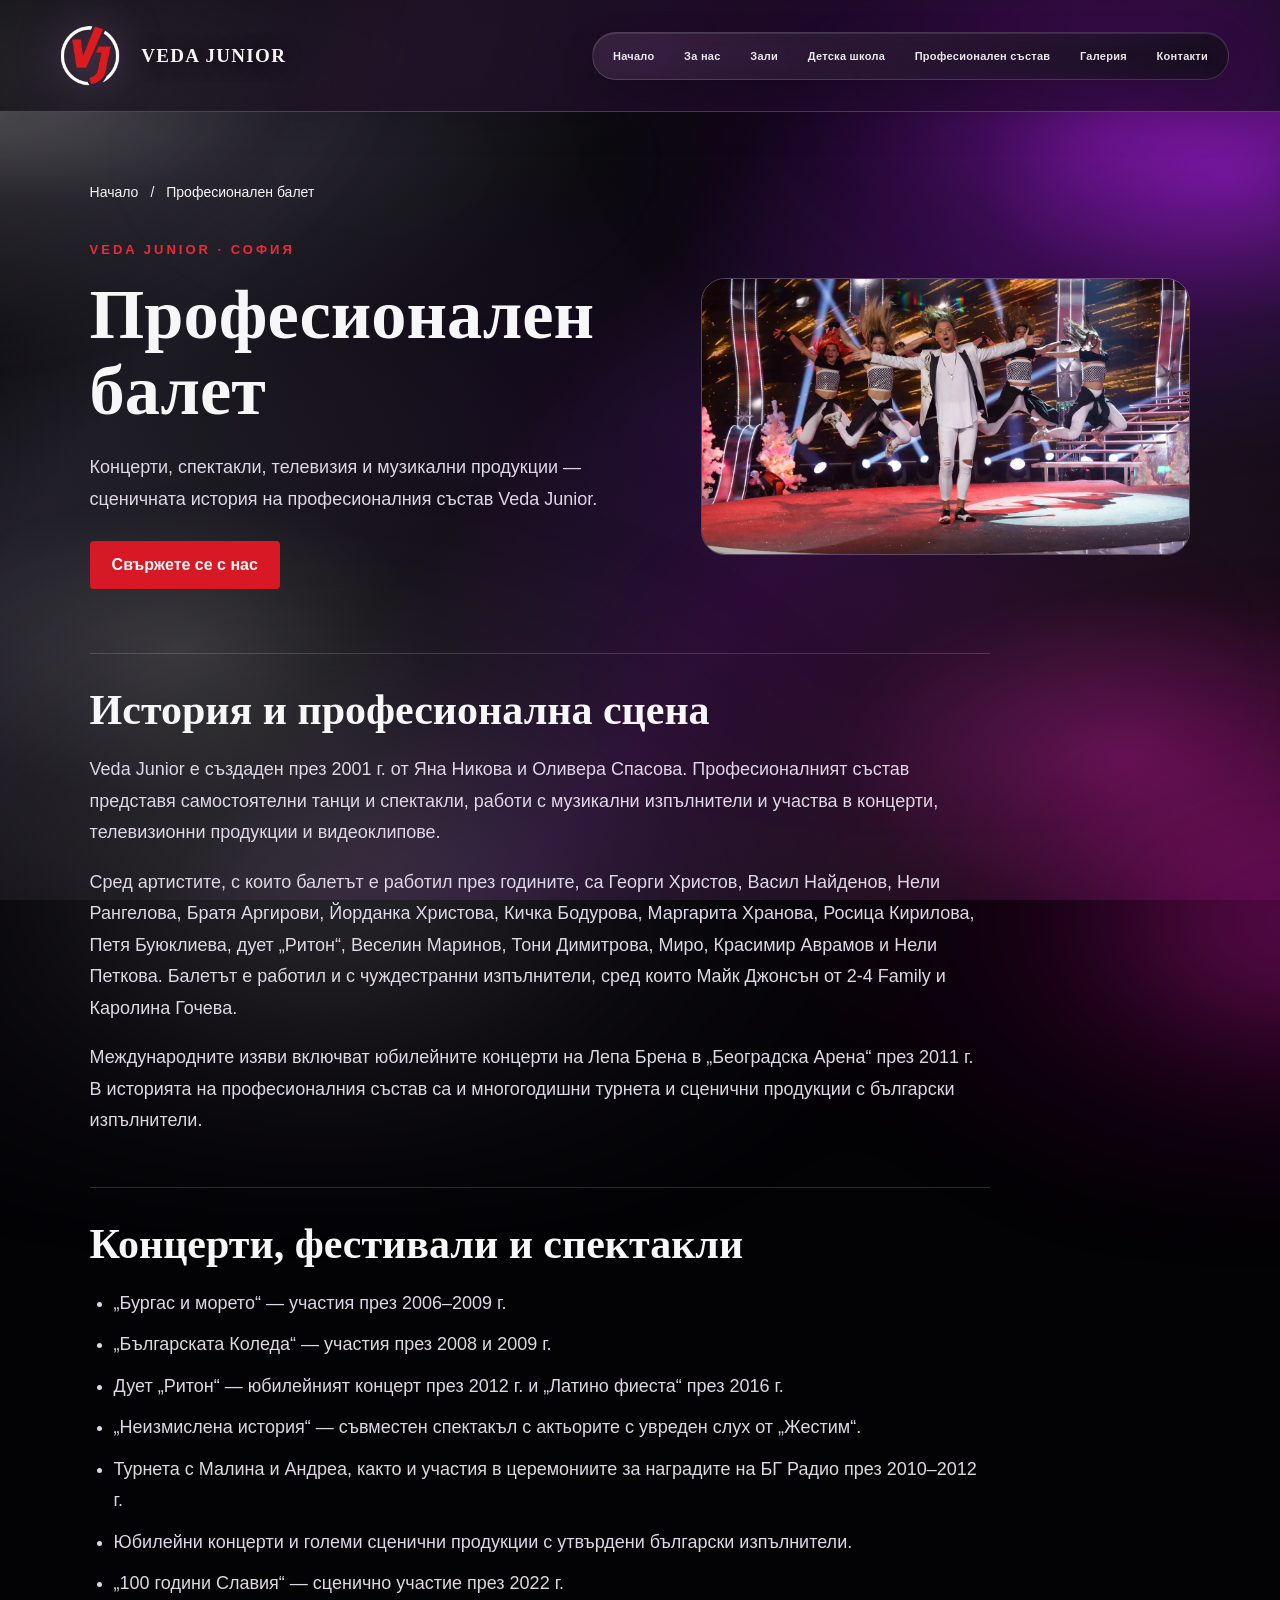
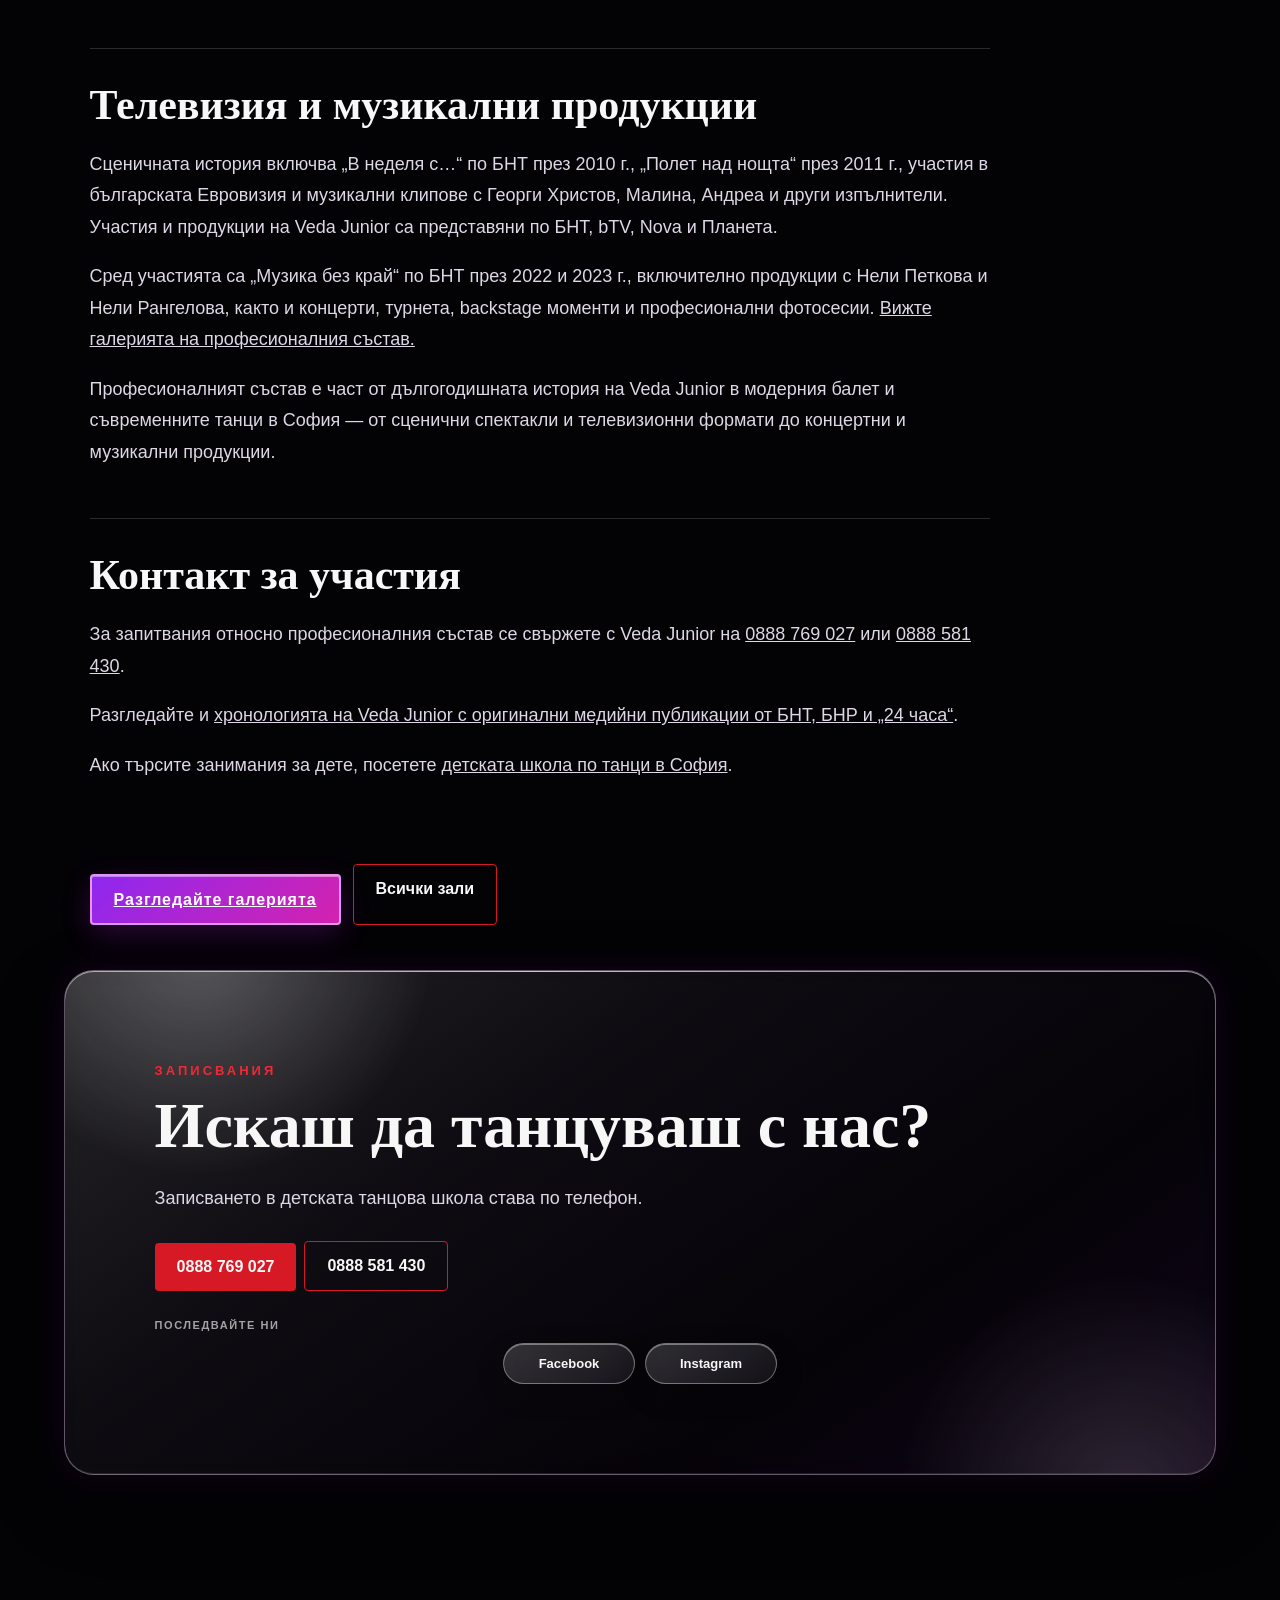
<file: profesionalen-balet.html>
<!doctype html><html lang="bg"><head><!-- Google tag (gtag.js) -->
<script async src="https://www.googletagmanager.com/gtag/js?id=G-CDFRE2R4PN"></script>
<script>
  window.dataLayer = window.dataLayer || [];
  function gtag(){dataLayer.push(arguments);}
  gtag('js', new Date());
  gtag('config', 'G-CDFRE2R4PN');
</script><meta charset="utf-8"><meta name="viewport" content="width=device-width,initial-scale=1,viewport-fit=cover"><title>Професионален балет — история и участия | Veda Junior</title><meta name="description" content="Професионалният балет Veda Junior: концерти, спектакли, телевизионни участия и музикални продукции. История, галерия и контакти."><link rel="canonical" href="https://vedajunior.com/profesionalen-balet.html"><meta property="og:locale" content="bg_BG"><meta property="og:type" content="website"><meta property="og:site_name" content="Veda Junior"><meta property="og:title" content="Професионален балет — история и участия | Veda Junior"><meta property="og:description" content="Професионалният балет Veda Junior: концерти, спектакли, телевизионни участия и музикални продукции. История, галерия и контакти."><meta property="og:url" content="https://vedajunior.com/profesionalen-balet.html"><meta property="og:image" content="https://vedajunior.com/images_opt/1689235498-13.webp"><meta property="og:image:alt" content="Професионалният състав Veda Junior по време на сценично участие"><meta name="twitter:card" content="summary_large_image"><script type="application/ld+json">{"@context": "https://schema.org", "@graph": [{"@type": "WebPage", "@id": "https://vedajunior.com/profesionalen-balet.html#webpage", "url": "https://vedajunior.com/profesionalen-balet.html", "name": "Професионален балет — история и участия | Veda Junior", "description": "Професионалният балет Veda Junior: концерти, спектакли, телевизионни участия и музикални продукции. История, галерия и контакти.", "inLanguage": "bg", "isPartOf": {"@id": "https://vedajunior.com/#website"}, "about": {"@id": "https://vedajunior.com/#organization"}, "breadcrumb": {"@id": "https://vedajunior.com/profesionalen-balet.html#breadcrumb"}}, {"@type": "BreadcrumbList", "@id": "https://vedajunior.com/profesionalen-balet.html#breadcrumb", "itemListElement": [{"@type": "ListItem", "position": 1, "name": "Начало", "item": "https://vedajunior.com/"}, {"@type": "ListItem", "position": 2, "name": "Професионален балет", "item": "https://vedajunior.com/profesionalen-balet.html"}]}]}</script><link rel="stylesheet" href="style.css?v=hero-mobile-2"><link rel="stylesheet" href="topic.css"><link rel="icon" href="logo-transparent.png" type="image/png"></head><body class="topic-page"><header><a class="brand" href="/"><img src="logo-transparent.png" alt="Лого на Балет Veda Junior"><span>VEDA JUNIOR</span></a><button class="menu-toggle" type="button" aria-label="Отвори меню" aria-expanded="false"><span></span><span></span><span></span></button><nav><a href="/">Начало</a><a href="/#about">За нас</a><a href="/#halls">Зали</a><a href="detska-shkola.html">Детска школа</a><a href="profesionalen-balet.html">Професионален състав</a><a href="gallery.html">Галерия</a><a href="/#contact">Контакти</a></nav></header><main><div class="topic-main"><nav class="breadcrumbs" aria-label="Път в сайта"><a href="/">Начало</a><span aria-hidden="true">/</span><span aria-current="page">Професионален балет</span></nav><div class="topic-intro"><div><span class="eyebrow">VEDA JUNIOR · СОФИЯ</span><h1>Професионален балет</h1><p>Концерти, спектакли, телевизия и музикални продукции — сценичната история на професионалния състав Veda Junior.</p><a class="btn" href="#contact">Свържете се с нас</a></div><img class="topic-photo" src="images_opt/1689235498-13.webp" alt="Професионалният състав Veda Junior по време на сценично участие" decoding="async"></div><section class="topic-section"><h2>История и професионална сцена</h2><p>Veda Junior е създаден през 2001 г. от Яна Никова и Оливера Спасова. Професионалният състав представя самостоятелни танци и спектакли, работи с музикални изпълнители и участва в концерти, телевизионни продукции и видеоклипове.</p><p>Сред артистите, с които балетът е работил през годините, са Георги Христов, Васил Найденов, Нели Рангелова, Братя Аргирови, Йорданка Христова, Кичка Бодурова, Маргарита Хранова, Росица Кирилова, Петя Буюклиева, дует „Ритон“, Веселин Маринов, Тони Димитрова, Миро, Красимир Аврамов и Нели Петкова. Балетът е работил и с чуждестранни изпълнители, сред които Майк Джонсън от 2-4 Family и Каролина Гочева.</p><p>Международните изяви включват юбилейните концерти на Лепа Брена в „Београдска Арена“ през 2011 г. В историята на професионалния състав са и многогодишни турнета и сценични продукции с български изпълнители.</p></section>
<section class="topic-section"><h2>Концерти, фестивали и спектакли</h2><ul><li>„Бургас и морето“ — участия през 2006–2009 г.</li><li>„Българската Коледа“ — участия през 2008 и 2009 г.</li><li>Дует „Ритон“ — юбилейният концерт през 2012 г. и „Латино фиеста“ през 2016 г.</li><li>„Неизмислена история“ — съвместен спектакъл с актьорите с увреден слух от „Жестим“.</li><li>Турнета с Малина и Андреа, както и участия в церемониите за наградите на БГ Радио през 2010–2012 г.</li><li>Юбилейни концерти и големи сценични продукции с утвърдени български изпълнители.</li><li>„100 години Славия“ — сценично участие през 2022 г.</li></ul></section>
<section class="topic-section"><h2>Телевизия и музикални продукции</h2><p>Сценичната история включва „В неделя с…“ по БНТ през 2010 г., „Полет над нощта“ през 2011 г., участия в българската Евровизия и музикални клипове с Георги Христов, Малина, Андреа и други изпълнители. Участия и продукции на Veda Junior са представяни по БНТ, bTV, Nova и Планета.</p><p>Сред участията са „Музика без край“ по БНТ през 2022 и 2023 г., включително продукции с Нели Петкова и Нели Рангелова, както и концерти, турнета, backstage моменти и професионални фотосесии. <a href="gallery.html?tab=professional">Вижте галерията на професионалния състав.</a></p><p>Професионалният състав е част от дългогодишната история на Veda Junior в модерния балет и съвременните танци в София — от сценични спектакли и телевизионни формати до концертни и музикални продукции.</p></section>
<section class="topic-section"><h2>Контакт за участия</h2><p>За запитвания относно професионалния състав се свържете с Veda Junior на <a href="tel:+359888769027">0888 769 027</a> или <a href="tel:+359888581430">0888 581 430</a>.</p><p>Разгледайте и <a href="istoria-i-uchastia.html">хронологията на Veda Junior с оригинални медийни публикации от БНТ, БНР и „24 часа“</a>.</p><p>Ако търсите занимания за дете, посетете <a href="detska-shkola.html">детската школа по танци в София</a>.</p></section><div class="topic-links"><a class="gallery-cta" href="gallery.html?tab=professional">Разгледайте галерията</a><a class="btn ghost" href="/#halls">Всички зали</a></div></div><section id="contact" class="contact"><div><span class="eyebrow">ЗАПИСВАНИЯ</span><h2>Искаш да танцуваш с нас?</h2><p>Записването в детската танцова школа става по телефон.</p><a class="btn" href="tel:+359888769027">0888 769 027</a><a class="btn ghost" href="tel:+359888581430">0888 581 430</a><div class="social-links"><span>Последвайте ни</span><a class="social-link facebook" href="https://www.facebook.com/vedajunior.ballet/photos/?ref=page_internal" target="_blank" rel="noopener" aria-label="Veda Junior във Facebook">Facebook</a><a class="social-link instagram" href="https://www.instagram.com/ballet_veda_junior/" target="_blank" rel="noopener" aria-label="Veda Junior в Instagram">Instagram</a></div></div></section></main><script>const menuToggle=document.querySelector('.menu-toggle');
const siteNav=document.querySelector('header nav');
if(menuToggle&&siteNav){
  const closeMenu=()=>{document.body.classList.remove('menu-open');menuToggle.setAttribute('aria-expanded','false')};
  menuToggle.addEventListener('click',()=>{const open=document.body.classList.toggle('menu-open');menuToggle.setAttribute('aria-expanded',String(open))});
  siteNav.querySelectorAll('a').forEach(a=>a.addEventListener('click',closeMenu));
  window.addEventListener('resize',()=>{if(innerWidth>900)closeMenu()});
}
</script></body></html>
</file>
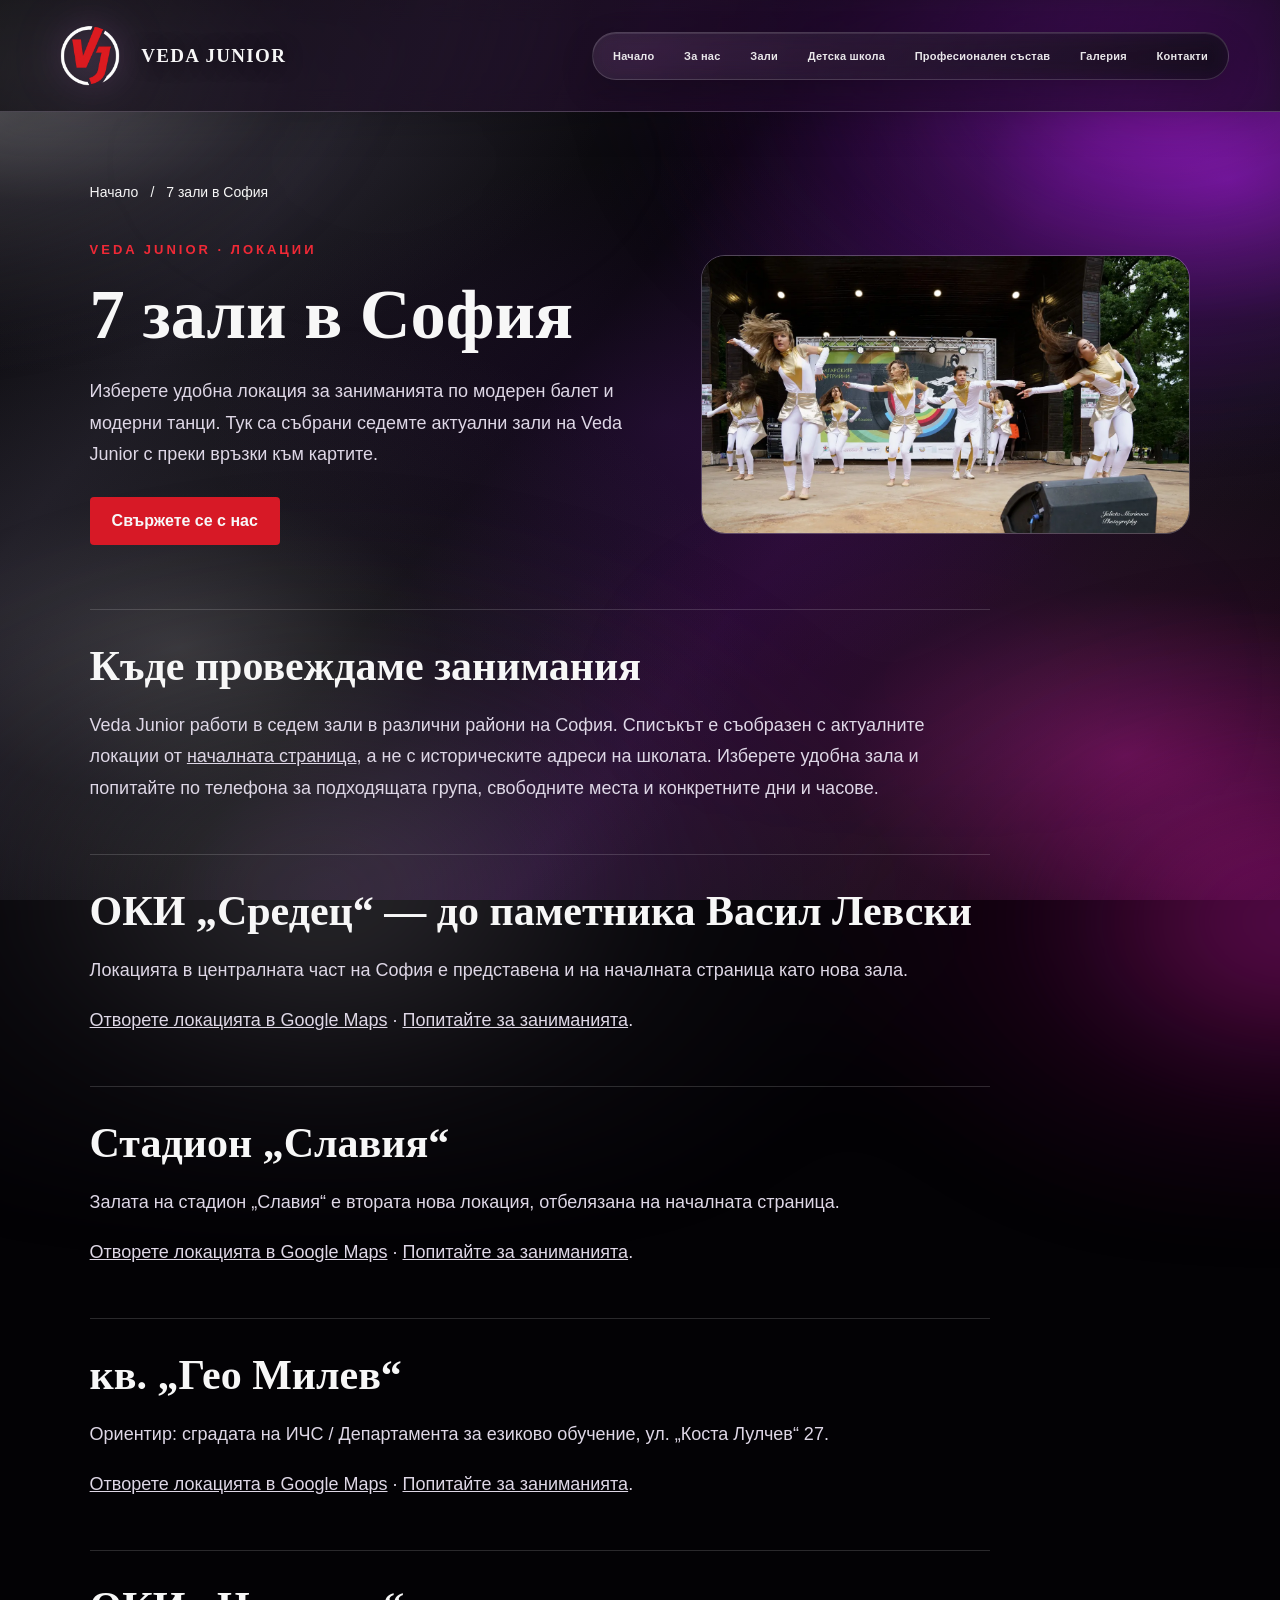
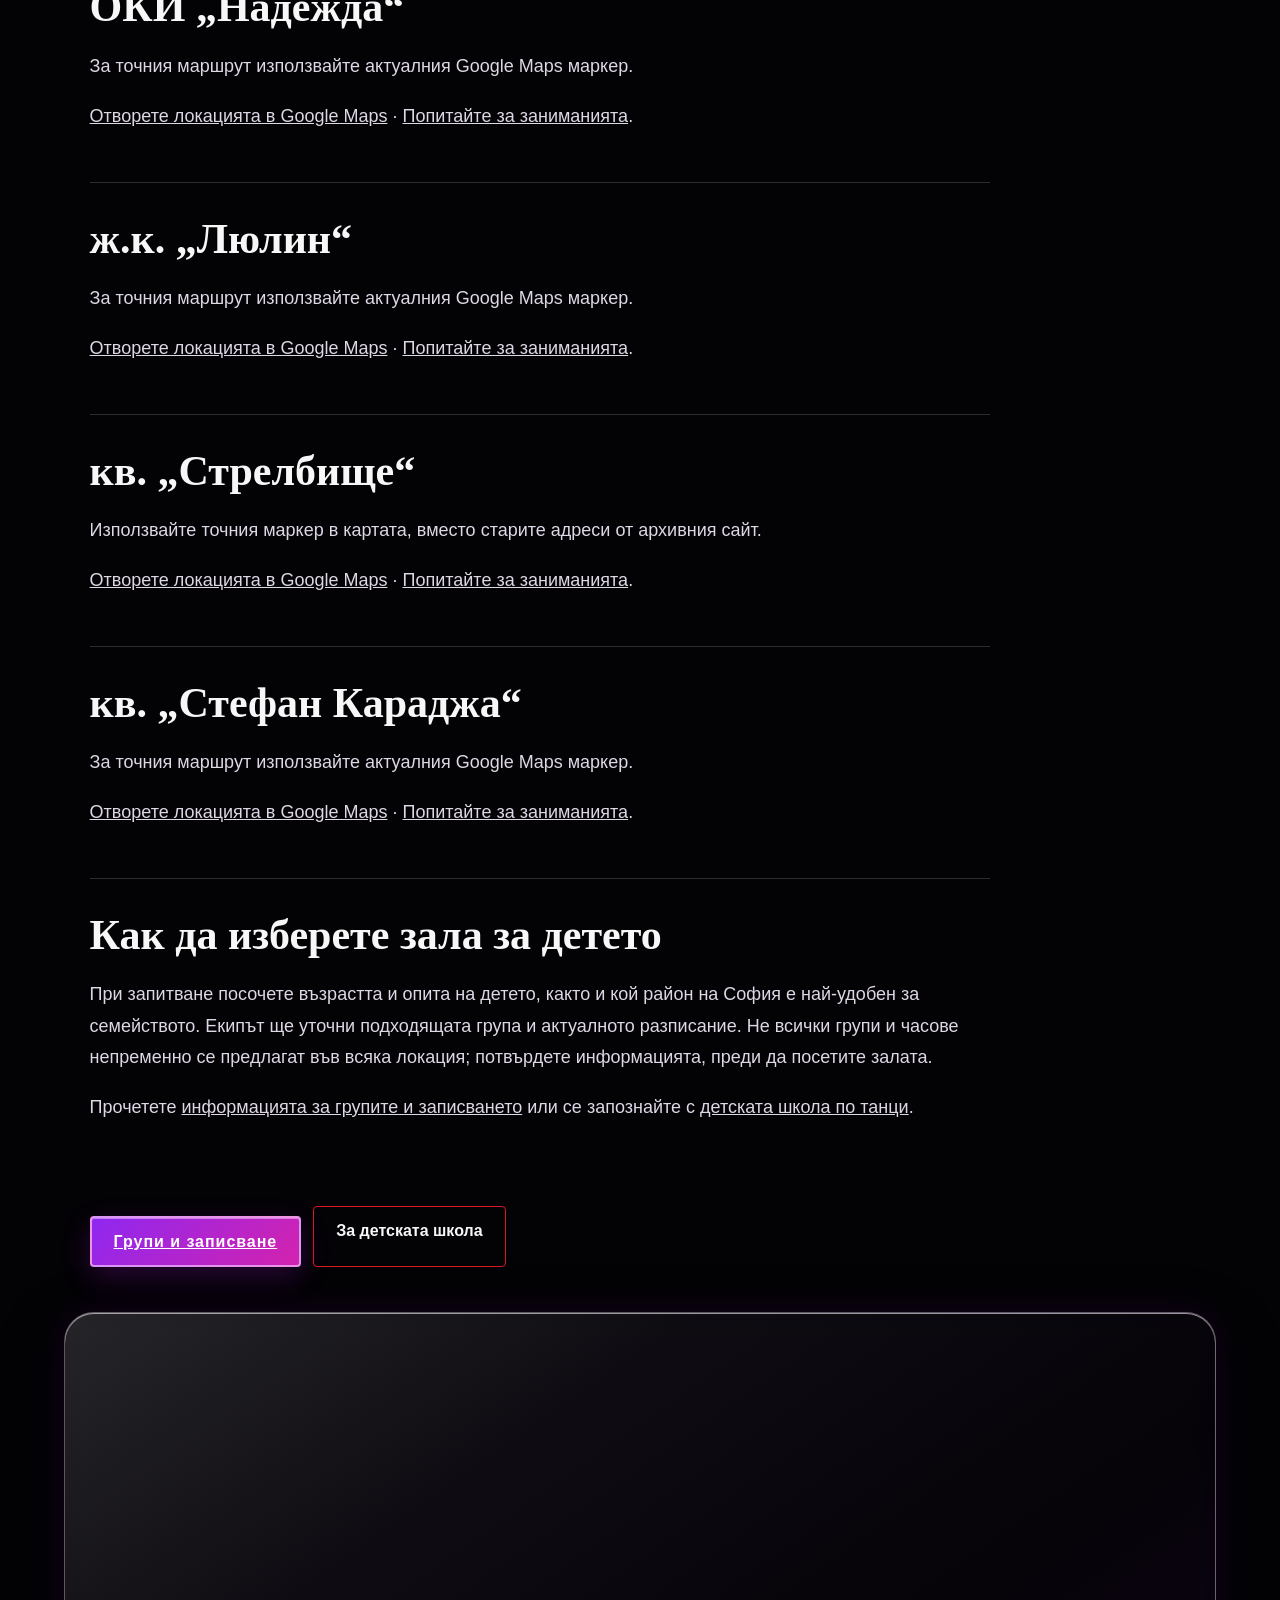
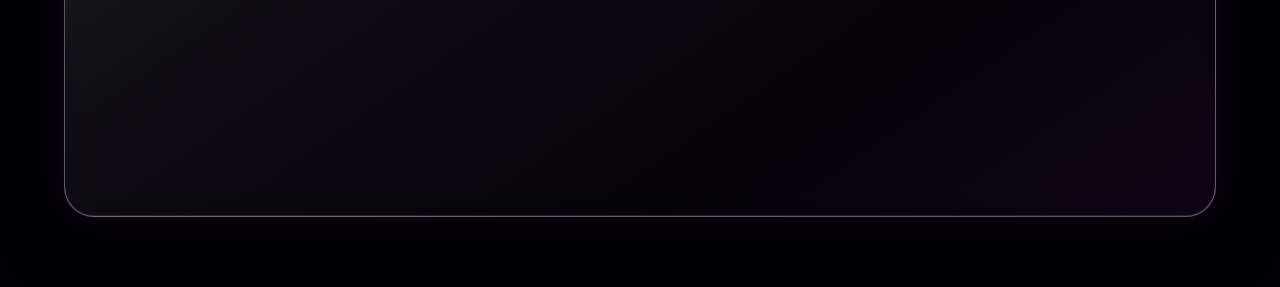
<file: zali-sofia.html>
<!doctype html><html lang="bg"><head><!-- Google tag (gtag.js) -->
<script async src="https://www.googletagmanager.com/gtag/js?id=G-CDFRE2R4PN"></script><script>window.dataLayer=window.dataLayer||[];function gtag(){dataLayer.push(arguments)}gtag('js',new Date());gtag('config','G-CDFRE2R4PN');</script>
<meta charset="utf-8"><meta name="viewport" content="width=device-width,initial-scale=1,viewport-fit=cover"><title>7 зали за модерни танци и балет в София | Veda Junior</title><meta name="description" content="Открийте 7-те актуални зали на Veda Junior в София: Средец, стадион Славия, Гео Милев, Надежда, Люлин, Стрелбище и Стефан Караджа. Карти и контакт."><link rel="canonical" href="https://vedajunior.com/zali-sofia.html"><meta property="og:locale" content="bg_BG"><meta property="og:type" content="website"><meta property="og:site_name" content="Veda Junior"><meta property="og:title" content="7 зали за модерни танци и балет в София | Veda Junior"><meta property="og:description" content="Открийте 7-те актуални зали на Veda Junior в София: Средец, стадион Славия, Гео Милев, Надежда, Люлин, Стрелбище и Стефан Караджа. Карти и контакт."><meta property="og:url" content="https://vedajunior.com/zali-sofia.html"><meta property="og:image" content="https://vedajunior.com/images_opt/1689244281-14.webp"><meta property="og:image:alt" content="Детската школа Veda Junior на сцената"><meta name="twitter:card" content="summary_large_image"><script type="application/ld+json">{"@context":"https://schema.org","@graph":[{"@type":"WebPage","@id":"https://vedajunior.com/zali-sofia.html#webpage","url":"https://vedajunior.com/zali-sofia.html","name":"7 зали за модерни танци и балет в София | Veda Junior","description":"Открийте 7-те актуални зали на Veda Junior в София: Средец, стадион Славия, Гео Милев, Надежда, Люлин, Стрелбище и Стефан Караджа. Карти и контакт.","inLanguage":"bg","isPartOf":{"@id":"https://vedajunior.com/#website"},"about":{"@id":"https://vedajunior.com/#organization"},"breadcrumb":{"@id":"https://vedajunior.com/zali-sofia.html#breadcrumb"}},{"@type":"BreadcrumbList","@id":"https://vedajunior.com/zali-sofia.html#breadcrumb","itemListElement":[{"@type":"ListItem","position":1,"name":"Начало","item":"https://vedajunior.com/"},{"@type":"ListItem","position":2,"name":"7 зали в София","item":"https://vedajunior.com/zali-sofia.html"}]}]}</script><link rel="stylesheet" href="style.css?v=hero-mobile-2"><link rel="stylesheet" href="topic.css"><link rel="icon" href="logo-transparent.png" type="image/png"></head><body class="topic-page"><header><a class="brand" href="/"><img src="logo-transparent.png" alt="Лого на Балет Veda Junior"><span>VEDA JUNIOR</span></a><button class="menu-toggle" type="button" aria-label="Отвори меню" aria-expanded="false"><span></span><span></span><span></span></button><nav><a href="/">Начало</a><a href="/#about">За нас</a><a href="/#halls">Зали</a><a href="detska-shkola.html">Детска школа</a><a href="profesionalen-balet.html">Професионален състав</a><a href="gallery.html">Галерия</a><a href="/#contact">Контакти</a></nav></header><main><div class="topic-main"><nav class="breadcrumbs" aria-label="Път в сайта"><a href="/">Начало</a><span aria-hidden="true">/</span><span aria-current="page">7 зали в София</span></nav><div class="topic-intro"><div><span class="eyebrow">VEDA JUNIOR · ЛОКАЦИИ</span><h1>7 зали в София</h1><p>Изберете удобна локация за заниманията по модерен балет и модерни танци. Тук са събрани седемте актуални зали на Veda Junior с преки връзки към картите.</p><a class="btn" href="#contact">Свържете се с нас</a></div><img class="topic-photo" src="images_opt/1689244281-14.webp" alt="Детската школа Veda Junior на сцената" decoding="async"></div>
<section class="topic-section"><h2>Къде провеждаме занимания</h2><p>Veda Junior работи в седем зали в различни райони на София. Списъкът е съобразен с актуалните локации от <a href="/#halls">началната страница</a>, а не с историческите адреси на школата. Изберете удобна зала и попитайте по телефона за подходящата група, свободните места и конкретните дни и часове.</p></section>
<section class="topic-section"><h2>ОКИ „Средец“ — до паметника Васил Левски</h2><p>Локацията в централната част на София е представена и на началната страница като нова зала.</p><p><a href="https://maps.app.goo.gl/vNeuXimurUcWkyaM7" target="_blank" rel="noopener noreferrer">Отворете локацията в Google Maps</a> · <a href="tel:+359888769027">Попитайте за заниманията</a>.</p></section><section class="topic-section"><h2>Стадион „Славия“</h2><p>Залата на стадион „Славия“ е втората нова локация, отбелязана на началната страница.</p><p><a href="https://maps.app.goo.gl/w3BesJTsPMskwZ2A6" target="_blank" rel="noopener noreferrer">Отворете локацията в Google Maps</a> · <a href="tel:+359888769027">Попитайте за заниманията</a>.</p></section><section class="topic-section"><h2>кв. „Гео Милев“</h2><p>Ориентир: сградата на ИЧС / Департамента за езиково обучение, ул. „Коста Лулчев“ 27.</p><p><a href="https://maps.app.goo.gl/B8nFABYHBAxgM2967" target="_blank" rel="noopener noreferrer">Отворете локацията в Google Maps</a> · <a href="tel:+359888769027">Попитайте за заниманията</a>.</p></section><section class="topic-section"><h2>ОКИ „Надежда“</h2><p>За точния маршрут използвайте актуалния Google Maps маркер.</p><p><a href="https://maps.app.goo.gl/H6dfVmW27UUP9sBi6" target="_blank" rel="noopener noreferrer">Отворете локацията в Google Maps</a> · <a href="tel:+359888769027">Попитайте за заниманията</a>.</p></section><section class="topic-section"><h2>ж.к. „Люлин“</h2><p>За точния маршрут използвайте актуалния Google Maps маркер.</p><p><a href="https://maps.app.goo.gl/6rfuFx1irHDHfVjB8" target="_blank" rel="noopener noreferrer">Отворете локацията в Google Maps</a> · <a href="tel:+359888769027">Попитайте за заниманията</a>.</p></section><section class="topic-section"><h2>кв. „Стрелбище“</h2><p>Използвайте точния маркер в картата, вместо старите адреси от архивния сайт.</p><p><a href="https://maps.app.goo.gl/ur7YZmLWkrTQHLBi9" target="_blank" rel="noopener noreferrer">Отворете локацията в Google Maps</a> · <a href="tel:+359888769027">Попитайте за заниманията</a>.</p></section><section class="topic-section"><h2>кв. „Стефан Караджа“</h2><p>За точния маршрут използвайте актуалния Google Maps маркер.</p><p><a href="https://maps.app.goo.gl/p6iGBaYjC9usDvsx8" target="_blank" rel="noopener noreferrer">Отворете локацията в Google Maps</a> · <a href="tel:+359888769027">Попитайте за заниманията</a>.</p></section>
<section class="topic-section"><h2>Как да изберете зала за детето</h2><p>При запитване посочете възрастта и опита на детето, както и кой район на София е най-удобен за семейството. Екипът ще уточни подходящата група и актуалното разписание. Не всички групи и часове непременно се предлагат във всяка локация; потвърдете информацията, преди да посетите залата.</p><p>Прочетете <a href="grupi-i-zapisvane.html">информацията за групите и записването</a> или се запознайте с <a href="detska-shkola.html">детската школа по танци</a>.</p></section><div class="topic-links"><a class="gallery-cta" href="grupi-i-zapisvane.html">Групи и записване</a><a class="btn ghost" href="detska-shkola.html">За детската школа</a></div></div><section id="contact" class="contact"><div><span class="eyebrow">ЗАПИСВАНИЯ</span><h2>Искаш да танцуваш с нас?</h2><p>Записването в детската танцова школа става по телефон.</p><a class="btn" href="tel:+359888769027">0888 769 027</a><a class="btn ghost" href="tel:+359888581430">0888 581 430</a><div class="social-links"><span>Последвайте ни</span><a class="social-link facebook" href="https://www.facebook.com/vedajunior.ballet/photos/?ref=page_internal" target="_blank" rel="noopener" aria-label="Veda Junior във Facebook">Facebook</a><a class="social-link instagram" href="https://www.instagram.com/ballet_veda_junior/" target="_blank" rel="noopener" aria-label="Veda Junior в Instagram">Instagram</a></div></div></section></main><script>const menuToggle=document.querySelector('.menu-toggle');
const siteNav=document.querySelector('header nav');
if(menuToggle&&siteNav){
  const closeMenu=()=>{document.body.classList.remove('menu-open');menuToggle.setAttribute('aria-expanded','false')};
  menuToggle.addEventListener('click',()=>{const open=document.body.classList.toggle('menu-open');menuToggle.setAttribute('aria-expanded',String(open))});
  siteNav.querySelectorAll('a').forEach(a=>a.addEventListener('click',closeMenu));
  window.addEventListener('resize',()=>{if(innerWidth>900)closeMenu()});
}
</script></body></html>
</file>
<file: style.css>
*{box-sizing:border-box}html{scroll-behavior:smooth}body{margin:0;background:#080808;color:#f7f7f7;font-family:Arial,Helvetica,sans-serif}header{height:82px;position:sticky;top:0;z-index:20;background:#090909ee;border-bottom:1px solid #2a2a2a;display:flex;align-items:center;justify-content:space-between;padding:0 5vw}.brand{display:flex;align-items:center;gap:12px;color:white;text-decoration:none;font-weight:800;letter-spacing:2px}.brand img{width:54px;height:54px;object-fit:cover;border-radius:50%}nav{display:flex;gap:22px;flex-wrap:wrap}nav a{color:#ddd;text-decoration:none;font-size:14px}nav a:hover{color:#e51d2a}.hero{min-height:72vh;position:relative;background:url('images/1689235006-9.jpg') center/cover no-repeat;display:flex;align-items:center;padding:7vw}.shade{position:absolute;inset:0;background:linear-gradient(90deg,#050505 5%,#050505d9 38%,#05050533 72%,#050505aa)}.heroText{position:relative;max-width:720px}.tag,.eyebrow{color:#f02936;font-weight:800;letter-spacing:3px;font-size:13px}.hero h1{font-size:clamp(52px,8vw,110px);line-height:.85;margin:20px 0}.hero h1 em{font-style:normal;color:#e51d2a}.hero p{font-size:22px}.actions{display:flex;gap:12px;flex-wrap:wrap}.btn{display:inline-block;background:#d71926;color:white;text-decoration:none;padding:15px 22px;border-radius:4px;font-weight:800;margin:8px 8px 0 0}.btn.ghost{background:transparent;border:1px solid #d71926}.section{padding:90px 7vw}.section h2,.split h2,.contact h2{font-family:Georgia,serif;font-size:clamp(34px,5vw,64px);margin:10px 0 20px}.lead{max-width:850px;color:#bbb;font-size:20px;line-height:1.6}.split{display:grid;grid-template-columns:1fr 1fr}.split article{padding:60px 5vw;background:#111}.split article:nth-child(2){background:#0b0b0b}.split img,.placeholder{width:100%;height:360px;object-fit:cover;margin-bottom:28px}.placeholder{display:grid;place-items:center;background:linear-gradient(135deg,#1d1d1d,#3b070b);color:#aaa;text-align:center;padding:30px}.dark{background:#101010}.grid{display:grid;grid-template-columns:repeat(3,1fr);gap:16px}.card{border:1px solid #333;padding:25px;min-height:140px}.card.hot{border-color:#e51d2a;background:linear-gradient(135deg,#2b0508,#111)}.card b{color:#f02936}.tabs{display:flex;gap:10px;margin:30px 0}.tab{border:1px solid #555;background:#111;color:white;padding:14px 22px;cursor:pointer;font-weight:800}.tab.active{background:#d71926;border-color:#d71926}.panel{display:none}.panel.active{display:block}.empty{padding:60px;border:1px dashed #555;color:#999}.photos{columns:4 240px;column-gap:12px}.photos img{width:100%;display:block;margin:0 0 12px;cursor:pointer;break-inside:avoid;transition:.2s}.photos img:hover{transform:scale(1.01);filter:brightness(1.12)}.contact{padding:90px 7vw;background:radial-gradient(circle at right,#5a0b10,#0a0a0a 55%)}#lightbox{position:fixed;inset:0;background:#000e;z-index:50;display:none;align-items:center;justify-content:center;padding:30px}#lightbox.open{display:flex}#lightbox img{max-width:92vw;max-height:90vh}#close{position:absolute;right:25px;top:18px;font-size:42px;background:none;border:0;color:white;cursor:pointer}@media(max-width:900px){header{height:auto;padding:14px 5vw;align-items:flex-start}nav{display:none}.hero{min-height:78vh}.split{grid-template-columns:1fr}.grid{grid-template-columns:1fr 1fr}}@media(max-width:560px){.grid{grid-template-columns:1fr}.hero{padding:10vw 6vw}.section{padding:65px 6vw}}

/* Separate gallery page */
.textlink{display:inline-block;margin-top:14px;color:#fff;text-decoration:none;font-weight:800}.current{color:#e31b23!important}.gallery-page{background:#090909}.gallery-main{padding-top:110px;min-height:100vh}.gallery-head{padding:55px 8vw 25px}.gallery-head h1{font-size:clamp(56px,8vw,110px);line-height:.9;margin:12px 0 20px}.gallery-head p{color:#aaa;font-size:18px}.gallery-tabs{padding:0 8vw 30px}.album-panel{padding:0 8vw 90px}.big-empty{min-height:320px;padding:50px;background:#121212;border:1px solid #292929}.big-empty h2{font-size:40px}.album-card{width:100%;display:grid;grid-template-columns:1.35fr 1fr;text-align:left;background:#111;border:1px solid #2b2b2b;color:white;padding:0;cursor:pointer;overflow:hidden}.album-card:hover{border-color:#e31b23}.album-collage{position:relative;display:grid;grid-template-columns:1fr 1fr;grid-template-rows:220px 220px;gap:3px;background:#000}.album-collage img{width:100%;height:100%;object-fit:cover}.album-collage .count{position:absolute;right:18px;bottom:18px;background:#e31b23;color:#fff;padding:10px 14px;font-weight:900}.album-copy{padding:45px;align-self:center}.album-copy h2,.album-title h2{font-size:clamp(38px,5vw,68px);line-height:1;margin:12px 0}.album-copy p,.album-title p{color:#aaa;line-height:1.6}.album-copy b{display:inline-block;margin-top:20px;color:#fff}.album-view{display:none}.album-view.open{display:block}.back{background:transparent;border:1px solid #555;color:white;padding:12px 18px;cursor:pointer}.album-title{padding:30px 0}.photo-grid{display:grid;grid-template-columns:repeat(4,1fr);gap:10px}.thumb{padding:0;border:0;background:#151515;cursor:pointer;aspect-ratio:4/3;overflow:hidden}.thumb img{width:100%;height:100%;object-fit:cover;transition:.25s}.thumb:hover img{transform:scale(1.035)}#lightbox .arrow{position:absolute;top:50%;transform:translateY(-50%);z-index:3;border:0;background:#0009;color:white;font-size:54px;width:60px;height:80px;cursor:pointer}.prev{left:20px}.next{right:20px}@media(max-width:800px){.gallery-main{padding-top:75px}.album-card{grid-template-columns:1fr}.album-collage{grid-template-rows:140px 140px}.album-copy{padding:28px}.photo-grid{grid-template-columns:repeat(2,1fr)}.gallery-head,.gallery-tabs,.album-panel{padding-left:6vw;padding-right:6vw}}
/* v4 additions */
.hero{background-image:linear-gradient(90deg,rgba(0,0,0,.15),rgba(0,0,0,.72)),url('new-hall-poster.png')!important;background-size:cover!important;background-position:center!important;min-height:82vh}
.heroText{margin-left:auto;max-width:560px;background:rgba(5,4,10,.58);backdrop-filter:blur(8px);padding:34px;border:1px solid rgba(190,120,255,.35);border-radius:18px}
.gallery-cta{display:inline-flex!important;margin-top:18px;padding:14px 22px;border:2px solid #b768ff;border-radius:8px;color:#fff!important;background:linear-gradient(135deg,#7025a8,#b768ff);font-weight:800;letter-spacing:.08em;box-shadow:0 0 24px rgba(183,104,255,.38)}
.album-grid{display:grid;grid-template-columns:repeat(auto-fit,minmax(280px,1fr));gap:22px;margin-top:28px}.album-card{display:block;text-align:left;background:#111;border:1px solid #333;border-radius:14px;overflow:hidden;color:#fff;cursor:pointer}.album-cover{height:210px;display:grid;grid-template-columns:1fr 1fr;gap:2px;position:relative}.album-cover img{width:100%;height:100%;object-fit:cover}.album-cover img:first-child{grid-row:span 2}.album-meta{padding:18px}.album-meta h3{margin:4px 0}.count{position:absolute;right:12px;bottom:12px;background:#000c;padding:7px 10px;border-radius:99px}.photo-grid{display:grid;grid-template-columns:repeat(auto-fill,minmax(180px,1fr));gap:10px}.thumb{border:0;padding:0;background:none;cursor:pointer}.thumb img{width:100%;height:180px;object-fit:cover;border-radius:8px}.album-view{display:none}.album-view.active{display:block}.album-list.hidden{display:none}.back{margin:20px 0;padding:12px 16px;background:#1c1c1c;color:white;border:1px solid #777;border-radius:7px;cursor:pointer}.gallery-tabs .tab{padding:13px 20px}.gallery-tabs .tab.active{box-shadow:0 0 20px rgba(183,104,255,.4)}
@media(max-width:800px){.hero{background-position:35% center}.heroText{margin:220px 16px 20px;padding:22px}.thumb img{height:140px}}

/* ===== V5 refinements ===== */
.brand{gap:16px;font-size:18px}.brand img{width:78px;height:78px;border-radius:0;object-fit:contain}.brand span{font-size:17px}
header{min-height:96px;height:96px}
.hero{background:none!important;min-height:82vh;overflow:hidden;padding:7vw;isolation:isolate}
.hero-slides,.hero-slide{position:absolute;inset:0}.hero-slides{z-index:-3}.hero-slide{opacity:0;background-position:center;background-size:cover;transform:scale(1.025);transition:opacity 1.15s ease,transform 7s ease}.hero-slide.active{opacity:1;transform:scale(1.07)}
.hero .shade{z-index:-2;background:linear-gradient(90deg,rgba(4,4,4,.94) 0%,rgba(4,4,4,.72) 38%,rgba(4,4,4,.20) 70%,rgba(4,4,4,.55) 100%)}
.heroText{margin:0;max-width:760px;background:none;backdrop-filter:none;padding:0;border:0;border-radius:0}.hero h1{font-family:Georgia,serif;text-shadow:0 3px 22px #000}.hero p{text-shadow:0 2px 12px #000}
.gallery-cta{background:#d71926!important;border:2px solid #f1444e!important;box-shadow:0 0 22px rgba(215,25,38,.42)!important;border-radius:4px!important;letter-spacing:.06em}.gallery-cta:hover{background:#ef2633!important;box-shadow:0 0 34px rgba(239,38,51,.58)!important}
.gallery-tabs .tab.active{background:#d71926;border-color:#d71926;box-shadow:0 0 16px rgba(215,25,38,.28)}
.album-grid{display:flex;flex-direction:column;gap:28px;margin-top:28px}.album-card{display:grid!important;grid-template-columns:minmax(460px,1.35fr) minmax(300px,.8fr)!important;width:100%;min-height:390px;border-radius:4px!important;background:#0e0e0e!important}.album-card:hover{border-color:#d71926!important}.album-cover{height:390px!important;grid-template-columns:1.5fr 1fr!important;grid-template-rows:1fr 1fr!important}.album-cover img{min-height:0}.album-cover img:first-child{grid-row:1 / span 2}.album-meta{padding:48px!important;display:flex;flex-direction:column;justify-content:center}.album-meta h3{font-family:Georgia,serif;font-size:clamp(34px,4vw,58px);line-height:1.03;margin:12px 0 18px}.album-meta b{margin-top:16px;color:#fff}.album-cover .count{background:#d71926!important;border-radius:3px!important;font-weight:900}.photo-grid{grid-template-columns:repeat(4,minmax(0,1fr))!important;gap:14px!important}.thumb{aspect-ratio:4/3!important;border-radius:3px!important;overflow:hidden}.thumb img{height:100%!important;border-radius:0!important;object-fit:cover}.album-title{max-width:850px}.album-title h2{font-family:Georgia,serif}
@media(max-width:900px){header{height:auto;min-height:88px}.brand img{width:66px;height:66px}.album-card{grid-template-columns:1fr!important}.album-cover{height:310px!important}.album-meta{padding:30px!important}.photo-grid{grid-template-columns:repeat(3,1fr)!important}}
@media(max-width:600px){.brand img{width:60px;height:60px}.brand span{font-size:14px}.heroText{margin:0!important;padding:0!important}.album-cover{height:250px!important}.photo-grid{grid-template-columns:repeat(2,1fr)!important}}

/* ===== V6 breathing gallery previews ===== */
.split .section-preview{width:100%;height:360px;margin-bottom:28px;overflow:hidden;position:relative;background:#111}
.split .section-preview:after{content:"";position:absolute;inset:0;pointer-events:none;background:linear-gradient(135deg,rgba(215,25,38,.10),transparent 45%,rgba(0,0,0,.18));box-shadow:inset 0 0 45px rgba(0,0,0,.28)}
.split .section-preview img{width:100%;height:100%;object-fit:cover;margin:0;transform:scale(1.035) translate3d(0,0,0);opacity:1;filter:brightness(1);transition:opacity .48s ease,transform 4.8s cubic-bezier(.2,.7,.2,1),filter .48s ease}
.split .section-preview img.leaving{opacity:.12;transform:scale(1.10) translate3d(1.2%,-.7%,0);filter:brightness(.72)}
.split .section-preview img.arriving{animation:galleryBreathe 4.6s ease-out both}
@keyframes galleryBreathe{0%{opacity:.25;transform:scale(1.085) translate3d(-1%,.6%,0);filter:brightness(.8)}20%{opacity:1;filter:brightness(1.05)}100%{opacity:1;transform:scale(1.025) translate3d(.4%,-.3%,0);filter:brightness(1)}}
@media(max-width:900px){.split .section-preview{height:320px}}

/* ===== V7 halls / maps ===== */
.halls-grid .card{display:flex;flex-direction:column;align-items:flex-start;gap:10px;min-height:190px}
.halls-grid .card h3{margin-bottom:0}
.halls-grid .card p{margin:0 0 8px}
.map-btn{display:inline-flex;margin-top:auto;padding:11px 14px;border:1px solid rgba(215,25,38,.78);background:rgba(215,25,38,.10);color:#fff;text-decoration:none;font-size:12px;font-weight:900;letter-spacing:.05em;border-radius:3px;transition:.25s ease;box-shadow:0 0 0 rgba(215,25,38,0)}
.map-btn:hover{background:#d71926;border-color:#ef2633;box-shadow:0 0 20px rgba(215,25,38,.35);transform:translateY(-1px)}


/* ===== V8 map previews + seamless breathing ===== */
.halls-grid{align-items:stretch}
.halls-grid .card{padding:0;overflow:hidden;min-height:360px;background:#0d0d0d}
.halls-grid .card > h3,.halls-grid .card > p,.halls-grid .card > b,.halls-grid .card > .map-btn{margin-left:22px;margin-right:22px}
.halls-grid .card > b{margin-top:18px}
.halls-grid .card > h3{margin-top:18px}
.halls-grid .card.hot > h3{margin-top:0}
.halls-grid .card > .map-btn{margin-bottom:22px}
.hall-map{width:100%;height:190px;position:relative;overflow:hidden;background:#191919;border-bottom:1px solid #2a2a2a}
.hall-map iframe{width:100%;height:100%;border:0;filter:grayscale(.18) contrast(1.05) brightness(.86);display:block}
.hall-map:after{content:"";position:absolute;inset:0;pointer-events:none;box-shadow:inset 0 -28px 35px rgba(8,8,8,.30)}

.split .section-preview{isolation:isolate}
.split .section-preview .preview-layer{position:absolute;inset:0;width:100%;height:100%;margin:0;object-fit:cover;object-position:center 43%;opacity:0;transform:scale(1.035);transition:opacity 1.25s ease-in-out;will-change:opacity,transform;backface-visibility:hidden}
.split .section-preview .preview-layer.portrait{object-position:center 22%}
.split .section-preview .preview-layer.active{opacity:1;animation:previewBreath 7.5s ease-in-out infinite alternate}
@keyframes previewBreath{0%{transform:scale(1.035) translate3d(-.25%,.15%,0)}100%{transform:scale(1.075) translate3d(.35%,-.35%,0)}}
@media (prefers-reduced-motion:reduce){.split .section-preview .preview-layer.active{animation:none}.split .section-preview .preview-layer{transition:opacity .25s linear}}
@media(max-width:900px){.hall-map{height:210px}.halls-grid .card{min-height:370px}}


/* ===== V9 richer atmosphere + hall emphasis ===== */
body{
  background:
    radial-gradient(circle at 12% 18%,rgba(116,13,24,.20),transparent 31%),
    radial-gradient(circle at 88% 46%,rgba(86,8,18,.14),transparent 28%),
    linear-gradient(180deg,#111114 0%,#0b0b0e 34%,#151116 62%,#0b0b0d 100%);
  background-attachment:fixed;
}
body:before{content:"";position:fixed;inset:0;pointer-events:none;z-index:-1;opacity:.18;background-image:linear-gradient(rgba(255,255,255,.018) 1px,transparent 1px),linear-gradient(90deg,rgba(255,255,255,.012) 1px,transparent 1px);background-size:46px 46px}
.section.dark{background:linear-gradient(145deg,rgba(23,22,26,.94),rgba(12,12,15,.96) 58%,rgba(42,8,14,.55))}
.section:not(.dark){background:linear-gradient(180deg,rgba(16,16,19,.88),rgba(11,11,14,.92))}
.split article{background:linear-gradient(145deg,rgba(24,23,27,.97),rgba(14,14,17,.98))}.split article:nth-child(2){background:linear-gradient(215deg,rgba(33,8,14,.68),rgba(12,12,15,.98) 55%)}
.gallery-page,.gallery-main{background:linear-gradient(160deg,#111114,#0b0b0e 55%,#1a0c10)}
.halls-grid .card{position:relative;background:linear-gradient(180deg,rgba(25,25,29,.98),rgba(12,12,15,.98));box-shadow:0 16px 40px rgba(0,0,0,.18)}
.halls-grid .card h3{font-size:clamp(25px,2.2vw,34px);line-height:1.05;font-family:Georgia,serif;letter-spacing:-.02em}
.halls-grid .card.hot{overflow:hidden;border-color:#e51d2a;box-shadow:0 0 0 1px rgba(229,29,42,.16),0 18px 48px rgba(109,5,16,.25)}
.new-hall-ribbon{position:absolute;z-index:8;top:27px;right:-53px;width:220px;padding:11px 0;background:#d71926;color:#fff;text-align:center;font-size:12px;font-weight:950;letter-spacing:.14em;transform:rotate(39deg);box-shadow:0 8px 20px rgba(0,0,0,.35),0 0 18px rgba(215,25,38,.32);pointer-events:none}
.hall-photo-temp{height:210px;background:#17171a}
.hall-photo-temp iframe{filter:grayscale(.08) saturate(.85) contrast(1.06) brightness(.90);transform:scale(1.012)}
.hall-photo-temp:before{content:"ВРЕМЕННО GOOGLE PREVIEW • ЩЕ СЕ СМЕНИ С ВАША СНИМКА";position:absolute;left:12px;bottom:10px;z-index:3;padding:6px 8px;background:rgba(7,7,9,.72);backdrop-filter:blur(5px);font-size:9px;font-weight:800;letter-spacing:.08em;color:#ddd;border:1px solid rgba(255,255,255,.12);pointer-events:none}
.contact{background:radial-gradient(circle at 82% 40%,rgba(121,10,23,.78),transparent 36%),linear-gradient(135deg,#151116,#09090b 65%)}
@media(max-width:900px){.new-hall-ribbon{top:25px;right:-58px}.halls-grid .card h3{font-size:29px}}

/* ===== V10 gallery: free chronological grid, no albums, no cropping ===== */
.gallery-v10 .gallery-head p{max-width:820px}.gallery-v10 .gallery-stream{padding:0 5vw 80px}.gallery-stream-head{display:flex;justify-content:flex-end;align-items:center;margin:-6px 0 18px;color:#8f8f95;font-size:13px;font-weight:800;letter-spacing:.08em;text-transform:uppercase}.masonry-grid{display:grid;grid-template-columns:repeat(4,minmax(0,1fr));grid-auto-rows:8px;gap:12px;align-items:start}.masonry-tile{display:block;width:100%;padding:0;margin:0;border:1px solid rgba(255,255,255,.08);background:#111114;overflow:hidden;cursor:pointer;grid-row-end:span 30;opacity:0;transform:translate3d(0,14px,0);transition:opacity .65s ease,transform .65s cubic-bezier(.2,.7,.2,1),border-color .28s ease,box-shadow .28s ease;box-shadow:0 8px 28px rgba(0,0,0,.16)}.masonry-tile img{display:block;width:100%;height:auto!important;max-width:100%;object-fit:contain!important;border-radius:0!important;transform:none!important;transition:filter .35s ease,transform .45s cubic-bezier(.2,.7,.2,1)!important}.masonry-tile.visible{opacity:1;transform:translate3d(0,0,0)}.masonry-tile.soft{transition-delay:.035s}.masonry-tile.drift{transition-delay:.07s}.masonry-tile:hover{border-color:rgba(229,29,42,.7);box-shadow:0 14px 36px rgba(0,0,0,.3),0 0 20px rgba(215,25,38,.10);transform:translate3d(0,-3px,0)}.masonry-tile:hover img{filter:brightness(1.06) contrast(1.015);transform:scale(1.008)!important}.gallery-v10 #kids,.gallery-v10 #professional{animation:galleryPanelIn .35s ease both}@keyframes galleryPanelIn{from{opacity:.35;transform:translateY(4px)}to{opacity:1;transform:none}}@media(max-width:1100px){.masonry-grid{grid-template-columns:repeat(3,minmax(0,1fr))}}@media(max-width:760px){.gallery-v10 .gallery-stream{padding-left:4vw;padding-right:4vw}.masonry-grid{grid-template-columns:repeat(2,minmax(0,1fr));gap:8px;grid-auto-rows:6px}.gallery-stream-head{margin-top:0}}@media(max-width:430px){.masonry-grid{grid-template-columns:1fr;gap:10px}.masonry-tile{grid-row-end:auto!important}}@media(prefers-reduced-motion:reduce){.masonry-tile,.masonry-tile img,.gallery-v10 #kids,.gallery-v10 #professional{transition:none!important;animation:none!important;transform:none!important}.masonry-tile{opacity:1}}

/* ===== V12 Liquid Glass atmosphere ===== */
:root{
  --glass-bg:rgba(24,24,29,.54);
  --glass-bg-deep:rgba(12,12,16,.66);
  --glass-line:rgba(255,255,255,.14);
  --glass-line-red:rgba(230,38,52,.24);
  --glass-shadow:0 22px 70px rgba(0,0,0,.28);
}
html{background:#0b0b0e}
body{
  position:relative;
  isolation:isolate;
  overflow-x:hidden;
  background:
    radial-gradient(ellipse at 10% 9%,rgba(190,28,44,.34) 0%,rgba(94,12,23,.18) 19%,transparent 43%),
    radial-gradient(ellipse at 88% 30%,rgba(235,235,240,.12) 0%,rgba(125,126,136,.08) 21%,transparent 43%),
    radial-gradient(ellipse at 20% 69%,rgba(116,116,126,.12) 0%,transparent 36%),
    radial-gradient(ellipse at 82% 84%,rgba(166,18,34,.22) 0%,transparent 39%),
    linear-gradient(145deg,#09090c 0%,#17171c 24%,#0d0d11 49%,#1b1115 72%,#0a0a0d 100%);
  background-attachment:fixed;
}
/* The background stays still; this transparent sheen is the only moving layer. */
body:before{
  content:"";
  position:fixed;
  inset:-22vh -18vw;
  z-index:0;
  pointer-events:none;
  opacity:.78;
  background:
    radial-gradient(ellipse at 22% 32%,rgba(255,255,255,.11) 0%,rgba(255,255,255,.035) 18%,transparent 38%),
    radial-gradient(ellipse at 68% 58%,rgba(219,25,42,.16) 0%,rgba(219,25,42,.035) 22%,transparent 42%),
    radial-gradient(ellipse at 48% 86%,rgba(181,184,194,.10) 0%,transparent 32%);
  filter:blur(24px) saturate(120%);
  transform:translate3d(-2.5%,0,0) scale(1.03);
  animation:liquidSheen 18s ease-in-out infinite alternate;
}
body:after{
  content:"";
  position:fixed;
  inset:0;
  z-index:0;
  pointer-events:none;
  opacity:.20;
  background-image:
    linear-gradient(rgba(255,255,255,.022) 1px,transparent 1px),
    linear-gradient(90deg,rgba(255,255,255,.016) 1px,transparent 1px);
  background-size:52px 52px;
  -webkit-mask-image:linear-gradient(to bottom,transparent,black 14%,black 86%,transparent);
  mask-image:linear-gradient(to bottom,transparent,black 14%,black 86%,transparent);
}
@keyframes liquidSheen{
  0%{transform:translate3d(-3.5%,-1.2%,0) scale(1.03) rotate(-1deg)}
  45%{transform:translate3d(2.2%,1.5%,0) scale(1.07) rotate(.6deg)}
  100%{transform:translate3d(4%,-.8%,0) scale(1.04) rotate(1.2deg)}
}
header,main{position:relative;z-index:2}
header{
  background:rgba(10,10,14,.64)!important;
  border-bottom:1px solid rgba(255,255,255,.12)!important;
  box-shadow:0 10px 35px rgba(0,0,0,.16);
  -webkit-backdrop-filter:blur(22px) saturate(145%);
  backdrop-filter:blur(22px) saturate(145%);
}
/* Let the static gradient breathe through the main sections. */
.section,.section.dark,.gallery-page,.gallery-main{background:transparent!important}
#about.section{
  margin:46px 5vw;
  padding:64px 4vw;
  border:1px solid var(--glass-line);
  border-radius:28px;
  background:linear-gradient(135deg,rgba(255,255,255,.075),rgba(255,255,255,.025) 45%,rgba(145,13,28,.08))!important;
  box-shadow:var(--glass-shadow),inset 0 1px 0 rgba(255,255,255,.08);
  -webkit-backdrop-filter:blur(20px) saturate(125%);
  backdrop-filter:blur(20px) saturate(125%);
}
.split{gap:18px;padding:0 5vw 58px}
.split article,.split article:nth-child(2){
  position:relative;
  overflow:hidden;
  border:1px solid var(--glass-line);
  border-radius:28px;
  background:linear-gradient(145deg,rgba(255,255,255,.075),rgba(18,18,23,.50) 44%,rgba(93,8,18,.14))!important;
  box-shadow:var(--glass-shadow),inset 0 1px 0 rgba(255,255,255,.07);
  -webkit-backdrop-filter:blur(22px) saturate(130%);
  backdrop-filter:blur(22px) saturate(130%);
}
.split article:nth-child(2){background:linear-gradient(215deg,rgba(180,19,34,.11),rgba(20,20,25,.54) 46%,rgba(255,255,255,.055))!important}
.split .section-preview{border-radius:18px;border:1px solid rgba(255,255,255,.10);box-shadow:0 16px 44px rgba(0,0,0,.24)}
#halls.section{padding-top:70px}
.halls-grid{gap:18px}
.halls-grid .card{
  background:linear-gradient(145deg,rgba(255,255,255,.095),rgba(20,20,25,.54) 46%,rgba(111,9,21,.12))!important;
  border:1px solid var(--glass-line)!important;
  border-radius:22px;
  box-shadow:0 18px 52px rgba(0,0,0,.22),inset 0 1px 0 rgba(255,255,255,.08);
  -webkit-backdrop-filter:blur(20px) saturate(128%);
  backdrop-filter:blur(20px) saturate(128%);
  transition:transform .35s ease,border-color .35s ease,box-shadow .35s ease;
}
.halls-grid .card:hover{transform:translateY(-5px);border-color:rgba(255,255,255,.24)!important;box-shadow:0 26px 62px rgba(0,0,0,.28),0 0 28px rgba(215,25,38,.08)}
.halls-grid .card.hot{border-color:rgba(229,29,42,.62)!important;background:linear-gradient(145deg,rgba(229,29,42,.16),rgba(24,24,29,.58) 42%,rgba(255,255,255,.055))!important}
.hall-map{border-bottom-color:rgba(255,255,255,.11);background:rgba(15,15,18,.62)}
.contact{
  position:relative;
  z-index:2;
  margin:28px 5vw 70px;
  border-radius:30px;
  border:1px solid rgba(255,255,255,.14);
  background:linear-gradient(120deg,rgba(255,255,255,.075),rgba(24,24,29,.55) 42%,rgba(148,12,28,.22))!important;
  box-shadow:0 24px 80px rgba(0,0,0,.30),inset 0 1px 0 rgba(255,255,255,.08);
  -webkit-backdrop-filter:blur(24px) saturate(135%);
  backdrop-filter:blur(24px) saturate(135%);
}
.btn,.gallery-cta,.map-btn{position:relative;overflow:hidden}
.btn:after,.gallery-cta:after,.map-btn:after{content:"";position:absolute;inset:-80% auto -80% -55%;width:38%;transform:rotate(18deg);background:linear-gradient(90deg,transparent,rgba(255,255,255,.20),transparent);transition:left .55s ease;pointer-events:none}
.btn:hover:after,.gallery-cta:hover:after,.map-btn:hover:after{left:120%}
/* Gallery gets glass chrome but leaves photographs untouched. */
.gallery-v10 .gallery-head{margin:38px 5vw 24px;padding:46px 3vw;border:1px solid var(--glass-line);border-radius:26px;background:linear-gradient(135deg,rgba(255,255,255,.07),rgba(18,18,23,.46),rgba(117,10,23,.10));box-shadow:var(--glass-shadow);-webkit-backdrop-filter:blur(20px);backdrop-filter:blur(20px)}
.gallery-v10 .gallery-tabs{margin:0 5vw 26px;padding:10px;display:inline-flex;border:1px solid rgba(255,255,255,.12);border-radius:16px;background:rgba(18,18,23,.50);-webkit-backdrop-filter:blur(18px);backdrop-filter:blur(18px)}
.masonry-tile{border-radius:12px;background:rgba(18,18,23,.48);border-color:rgba(255,255,255,.12);box-shadow:0 12px 36px rgba(0,0,0,.20)}
@media(max-width:900px){
  #about.section{margin:28px 4vw;padding:48px 6vw;border-radius:22px}
  .split{grid-template-columns:1fr;padding:0 4vw 40px}
  .split article{border-radius:22px}
  .contact{margin:20px 4vw 45px;border-radius:24px}
  .gallery-v10 .gallery-head{margin:24px 4vw 20px;padding:36px 5vw}
  .gallery-v10 .gallery-tabs{margin-left:4vw;margin-right:4vw}
}
@media(prefers-reduced-motion:reduce){body:before{animation:none}}

/* ===== V13 performance + living glass ===== */
/* Keep the v12 look, but move expensive effects off continuously animated layers. */
body:before{
  filter:none!important;
  opacity:.68;
  will-change:transform;
  transform:translate3d(-2.5%,0,0) scale(1.03);
  animation-duration:28s!important;
}
body:after{opacity:.14}
header{
  -webkit-backdrop-filter:blur(14px) saturate(125%)!important;
  backdrop-filter:blur(14px) saturate(125%)!important;
}
#about.section,.split article,.halls-grid .card,.contact,.gallery-v10 .gallery-head,.gallery-v10 .gallery-tabs{
  -webkit-backdrop-filter:none!important;
  backdrop-filter:none!important;
}
/* Static translucent layers preserve the glass look without forcing full-page live blur. */
#about.section,.split article,.halls-grid .card,.contact,.gallery-v10 .gallery-head,.gallery-v10 .gallery-tabs{
  isolation:isolate;
  transform:translateZ(0);
}
#about.section:before,.split article:before,.halls-grid .card:before,.contact:before,.gallery-v10 .gallery-head:before{
  content:"";
  position:absolute;
  inset:0;
  border-radius:inherit;
  pointer-events:none;
  z-index:0;
  opacity:.32;
  background:radial-gradient(520px circle at 18% 0%,rgba(255,255,255,.16),transparent 42%),radial-gradient(460px circle at 88% 100%,rgba(221,24,41,.15),transparent 46%);
  transition:opacity .42s ease,transform .55s cubic-bezier(.2,.7,.2,1);
  transform:translate3d(0,0,0) scale(1);
}
#about.section>* ,.split article>* ,.halls-grid .card>* ,.contact>* ,.gallery-v10 .gallery-head>*{position:relative;z-index:1}
#about.section:hover:before,.split article:hover:before,.halls-grid .card:hover:before,.contact:hover:before,.gallery-v10 .gallery-head:hover:before{
  opacity:.62;
  transform:translate3d(.5%,-.5%,0) scale(1.025);
}
#about.section,.split article,.halls-grid .card,.contact,.gallery-v10 .gallery-head{
  transition:transform .42s cubic-bezier(.2,.7,.2,1),border-color .35s ease,box-shadow .42s ease,background-color .35s ease;
}
#about.section:hover,.split article:hover,.contact:hover,.gallery-v10 .gallery-head:hover{
  transform:translate3d(0,-3px,0);
  border-color:rgba(255,255,255,.22);
  box-shadow:0 26px 72px rgba(0,0,0,.27),0 0 32px rgba(215,25,38,.07),inset 0 1px 0 rgba(255,255,255,.11);
}
.halls-grid .card:hover{transform:translate3d(0,-4px,0)!important}
/* A tiny edge highlight makes each glass panel react without a heavy blur. */
#about.section:after,.split article:after,.halls-grid .card:after,.contact:after,.gallery-v10 .gallery-head:after{
  content:"";
  position:absolute;
  left:8%;right:8%;top:0;height:1px;
  pointer-events:none;
  z-index:2;
  opacity:.35;
  background:linear-gradient(90deg,transparent,rgba(255,255,255,.55),rgba(229,29,42,.28),transparent);
  transform:scaleX(.72);
  transition:opacity .35s ease,transform .5s ease;
}
#about.section:hover:after,.split article:hover:after,.halls-grid .card:hover:after,.contact:hover:after,.gallery-v10 .gallery-head:hover:after{opacity:.8;transform:scaleX(1)}
/* Smooth one-time entrance; compositor-only and then it is done. */
.glass-reveal{opacity:0;transform:translate3d(0,14px,0)!important}
.glass-reveal.glass-visible{opacity:1;transform:translate3d(0,0,0)!important;transition:opacity .62s ease,transform .72s cubic-bezier(.2,.75,.2,1),border-color .35s ease,box-shadow .42s ease}
/* Reduce paint work below the fold. */
#about,.split,#halls,.contact{content-visibility:auto;contain-intrinsic-size:700px}
/* Preview and hero animations stay on the compositor. */
.hero-slide,.preview-layer{will-change:transform,opacity;transform:translateZ(0);backface-visibility:hidden}
.split .section-preview .preview-layer{transition:opacity 1.05s ease-in-out!important}
@keyframes previewBreath{0%{transform:translate3d(-.18%,.12%,0) scale(1.035)}100%{transform:translate3d(.22%,-.22%,0) scale(1.065)}}
.split .section-preview .preview-layer.active{animation-duration:9s!important;animation-timing-function:ease-in-out!important}
/* Gallery thumbnails are optimized WebP files; only visible content gets painted. */
.masonry-tile{content-visibility:auto;contain:layout paint style;will-change:auto}
.masonry-tile img{will-change:auto}
@media (hover:hover) and (pointer:fine){
  .masonry-tile:hover{transform:translate3d(0,-2px,0);box-shadow:0 16px 38px rgba(0,0,0,.24),0 0 18px rgba(215,25,38,.06)}
}
@media(max-width:900px){
  /* Mobile GPUs benefit most from avoiding backdrop filters. */
  header{-webkit-backdrop-filter:none!important;backdrop-filter:none!important;background:rgba(10,10,14,.94)!important}
  body:before{animation-duration:36s!important;opacity:.56}
}
@media(prefers-reduced-motion:reduce){
  .glass-reveal,.glass-reveal.glass-visible{opacity:1!important;transform:none!important}
  #about.section:before,.split article:before,.halls-grid .card:before,.contact:before,.gallery-v10 .gallery-head:before{transition:none!important}
}
#about.section,.gallery-v10 .gallery-head{position:relative;overflow:hidden}

/* ===== V14 stronger glass interaction + firmer background ===== */
/* Firmer, cleaner atmosphere: fewer blurred gradients, more defined tonal fields. */
body{
  background:
    linear-gradient(118deg,rgba(126,13,27,.16) 0 16%,transparent 16% 72%,rgba(116,14,26,.11) 72% 100%),
    linear-gradient(180deg,#111216 0%,#17181d 30%,#101115 58%,#181317 78%,#0e0f12 100%)!important;
  background-attachment:fixed;
}
body:before{
  inset:-8vh -8vw!important;
  opacity:.34!important;
  background:
    linear-gradient(108deg,transparent 0 20%,rgba(255,255,255,.045) 34%,transparent 48%),
    linear-gradient(252deg,transparent 0 63%,rgba(215,25,38,.075) 76%,transparent 90%)!important;
  animation:liquidSheen 36s ease-in-out infinite alternate!important;
  filter:none!important;
}
body:after{opacity:.075!important;background-size:58px 58px!important}

/* Panels remain glass, but are less cloudy and more defined. */
#about.section,.split article,.halls-grid .card,.contact,.gallery-v10 .gallery-head{
  background:linear-gradient(145deg,rgba(38,39,45,.84),rgba(19,20,24,.91) 58%,rgba(65,15,23,.72))!important;
  border-color:rgba(255,255,255,.15)!important;
}
.split article:nth-child(2){background:linear-gradient(215deg,rgba(71,17,26,.74),rgba(20,21,25,.92) 48%,rgba(40,41,47,.82))!important}
.halls-grid .card{background:linear-gradient(160deg,rgba(42,43,49,.88),rgba(19,20,24,.94) 62%,rgba(56,14,21,.70))!important}
.halls-grid .card.hot{background:linear-gradient(155deg,rgba(81,18,28,.90),rgba(22,22,27,.94) 56%,rgba(43,43,49,.82))!important}
.contact{background:linear-gradient(120deg,rgba(40,41,47,.88),rgba(20,20,24,.94) 54%,rgba(92,17,29,.82))!important}

/* Stronger but still restrained hover glow for all main glass windows. */
#about.section:hover,.split article:hover,.halls-grid .card:hover,.contact:hover,.gallery-v10 .gallery-head:hover{
  border-color:rgba(255,255,255,.31)!important;
  box-shadow:
    0 28px 78px rgba(0,0,0,.34),
    0 0 28px rgba(255,255,255,.075),
    0 0 48px rgba(215,25,38,.18),
    inset 0 1px 0 rgba(255,255,255,.18),
    inset 0 0 30px rgba(255,255,255,.018)!important;
}
.halls-grid .card:hover{transform:translate3d(0,-5px,0)!important}
#about.section:hover:before,.split article:hover:before,.halls-grid .card:hover:before,.contact:hover:before,.gallery-v10 .gallery-head:hover:before{opacity:.86!important}
#about.section:hover:after,.split article:hover:after,.halls-grid .card:hover:after,.contact:hover:after,.gallery-v10 .gallery-head:hover:after{opacity:1!important;filter:drop-shadow(0 0 8px rgba(255,255,255,.25)) drop-shadow(0 0 11px rgba(215,25,38,.28))}

/* The new-hall ribbon is anchored tightly to the actual top-right card corner. */
.halls-grid .card.hot{position:relative!important;overflow:hidden!important}
.new-hall-ribbon{
  top:19px!important;
  right:-58px!important;
  width:220px!important;
  padding:10px 0!important;
  transform:rotate(45deg)!important;
  transform-origin:center!important;
  z-index:12!important;
}

/* Main labels now lead the two key homepage panels. */
.split .split-title{
  font-family:Georgia,serif;
  font-size:clamp(42px,5.4vw,74px)!important;
  line-height:.94!important;
  letter-spacing:-.035em;
  margin:10px 0 20px!important;
  text-transform:uppercase;
}
.split article p{font-size:17px;line-height:1.65;color:#c3c3c8;max-width:620px}

/* Hero hierarchy: location is part of the main message; enrollment badge removed. */
.hero h1{font-size:clamp(46px,7.1vw,100px)!important;line-height:.86!important}
.hero h1 .hero-location{font-size:.54em;letter-spacing:.035em;color:#fff;font-family:Arial,Helvetica,sans-serif;font-weight:900;line-height:1.05;display:inline-block;margin:.12em 0 .06em}
.hero h1 em{display:inline-block;margin-top:.04em}

@media(max-width:900px){
  .new-hall-ribbon{top:18px!important;right:-62px!important}
  .split .split-title{font-size:clamp(40px,10vw,62px)!important}
  .hero h1{font-size:clamp(43px,11vw,76px)!important}
}


/* ===== V15 sharper color field + flash photo transitions ===== */
/* Roughly 70% graphite/black and 30% stronger red, with harder edges so the glass reads clearly. */
body{
  background-color:#0a0a0d!important;
  background-image:
    linear-gradient(118deg,transparent 0 61%,rgba(82,7,18,.10) 61% 64%,rgba(151,12,30,.62) 64% 71%,rgba(215,25,38,.50) 71% 75%,rgba(62,8,16,.18) 75% 79%,transparent 79% 100%),
    linear-gradient(32deg,#08080a 0 24%,#17181d 24% 43%,#0c0c10 43% 61%,#202127 61% 70%,#100b0e 70% 78%,#4a0814 78% 87%,#0a0a0d 87% 100%)!important;
  background-attachment:fixed!important;
}
body:before{
  opacity:.30!important;
  background:
    linear-gradient(112deg,transparent 0 35%,rgba(255,255,255,.045) 42%,transparent 49%),
    linear-gradient(250deg,transparent 0 58%,rgba(232,28,48,.12) 65%,transparent 72%)!important;
  animation:liquidSheen 42s ease-in-out infinite alternate!important;
  filter:none!important;
}
body:after{opacity:.055!important}

/* OКИ „Средец“ now uses the same hall-card treatment as every other location. */
.halls-grid .card.hot{border-color:var(--glass-line)!important;background:linear-gradient(160deg,rgba(42,43,49,.88),rgba(19,20,24,.94) 62%,rgba(56,14,21,.70))!important;box-shadow:0 18px 52px rgba(0,0,0,.22),inset 0 1px 0 rgba(255,255,255,.08)!important}
.new-hall-ribbon{display:none!important}

/* Hero hierarchy: the location announcement is the headline; hall name is clearly secondary. */
.hero h1{font-size:clamp(50px,7.4vw,106px)!important;line-height:.90!important;margin:20px 0 16px!important}
.hero h1 .hero-mainline{display:block;font-family:Georgia,serif;font-weight:800;letter-spacing:-.045em;color:#fff;text-shadow:0 3px 24px rgba(0,0,0,.85)}
.hero h1 em{display:block!important;margin-top:.22em!important;font-family:Arial,Helvetica,sans-serif;font-size:.58em!important;line-height:1!important;letter-spacing:.015em;color:#e51d2a!important;font-weight:900;text-shadow:0 3px 18px rgba(0,0,0,.82)}

/* Remove the old breathing/zoom behavior. Images stay stable and change through a fast light sweep. */
.hero-slide{
  transform:translateZ(0) scale(1.002)!important;
  transition:opacity .24s linear!important;
}
.hero-slide.active{transform:translateZ(0) scale(1.002)!important}
.split .section-preview .preview-layer,
.split .section-preview .preview-layer.active{
  transform:translateZ(0) scale(1.002)!important;
  animation:none!important;
  transition:opacity .24s linear!important;
}
.hero-slides,.section-preview{position:relative;overflow:hidden}
.hero-slides:after,.section-preview:after{
  content:"";
  position:absolute;
  z-index:8;
  pointer-events:none;
  top:-42%;bottom:-42%;
  left:-72%;
  width:48%;
  opacity:0;
  transform:skewX(-18deg) translate3d(0,0,0);
  background:linear-gradient(90deg,transparent 0%,rgba(255,255,255,.08) 22%,rgba(255,255,255,.92) 48%,rgba(255,235,238,.70) 58%,rgba(229,29,42,.22) 72%,transparent 100%);
  mix-blend-mode:screen;
  filter:blur(1px);
  will-change:transform,opacity;
}
.hero-slides.shine-flash:after,.section-preview.shine-flash:after{animation:photoShineSwap .68s cubic-bezier(.25,.65,.25,1) both}
@keyframes photoShineSwap{
  0%{left:-72%;opacity:0}
  12%{opacity:.65}
  44%{opacity:1}
  72%{opacity:.58}
  100%{left:132%;opacity:0}
}
/* Tiny overall exposure pulse sells the metal-in-sun flash without a heavy blur. */
.hero-slides.shine-flash,.section-preview.shine-flash{animation:exposureBlink .68s ease-out both}
@keyframes exposureBlink{0%,100%{filter:brightness(1)}38%{filter:brightness(1.16)}52%{filter:brightness(1.06)}}

@media(max-width:900px){
  .hero h1{font-size:clamp(42px,10.4vw,72px)!important}
  .hero h1 em{font-size:.60em!important;margin-top:.28em!important}
  .hero-slides:after,.section-preview:after{width:58%}
}
@media(prefers-reduced-motion:reduce){
  .hero-slides.shine-flash:after,.section-preview.shine-flash:after,.hero-slides.shine-flash,.section-preview.shine-flash{animation:none!important}
}

/* ===== V16 red liquid field + clearer glass + stronger light-sweep hero ===== */
/* Red now carries more of the canvas, but with soft organic gradients instead of hard bands. */
html{background:#25050b!important}
body{
  background-color:#25050b!important;
  background-image:
    radial-gradient(ellipse at 8% 12%,rgba(245,35,54,.82) 0%,rgba(188,17,38,.62) 23%,rgba(91,8,22,.28) 43%,transparent 66%),
    radial-gradient(ellipse at 86% 28%,rgba(165,13,34,.78) 0%,rgba(103,7,24,.48) 29%,transparent 61%),
    radial-gradient(ellipse at 26% 72%,rgba(224,22,45,.62) 0%,rgba(126,9,28,.44) 30%,transparent 62%),
    radial-gradient(ellipse at 82% 88%,rgba(239,33,51,.58) 0%,rgba(102,8,23,.38) 34%,transparent 65%),
    linear-gradient(145deg,#14070b 0%,#3c0913 24%,#180a0f 43%,#4a0916 66%,#20080e 83%,#0e0d11 100%)!important;
  background-attachment:fixed!important;
}
/* Softer moving reflections; no straight cut-off color bands. */
body:before{
  inset:-12vh -12vw!important;
  opacity:.52!important;
  background:
    radial-gradient(ellipse at 22% 42%,rgba(255,255,255,.11) 0%,rgba(255,255,255,.035) 19%,transparent 45%),
    radial-gradient(ellipse at 72% 54%,rgba(255,76,91,.16) 0%,rgba(215,25,38,.06) 24%,transparent 52%)!important;
  animation:liquidSheen 30s ease-in-out infinite alternate!important;
}
body:after{opacity:.055!important}

/* More transparent Liquid Glass: less frost, more of the red field visible through it. */
:root{
  --glass-bg:rgba(20,18,23,.28);
  --glass-bg-deep:rgba(10,10,14,.34);
  --glass-line:rgba(255,255,255,.18);
  --glass-shadow:0 24px 68px rgba(0,0,0,.28);
}
header{
  background:rgba(12,10,14,.42)!important;
  -webkit-backdrop-filter:blur(11px) saturate(128%)!important;
  backdrop-filter:blur(11px) saturate(128%)!important;
}
#about.section,.split article,.halls-grid .card,.contact,.gallery-v10 .gallery-head{
  background:linear-gradient(145deg,rgba(255,255,255,.075),rgba(18,14,19,.34) 48%,rgba(109,7,25,.16))!important;
  -webkit-backdrop-filter:blur(10px) saturate(118%)!important;
  backdrop-filter:blur(10px) saturate(118%)!important;
  border-color:rgba(255,255,255,.18)!important;
}
.split article:nth-child(2){background:linear-gradient(215deg,rgba(146,12,32,.18),rgba(18,14,19,.32) 50%,rgba(255,255,255,.06))!important}
.gallery-v10 .gallery-tabs{
  background:rgba(18,14,19,.34)!important;
  -webkit-backdrop-filter:blur(9px) saturate(116%)!important;
  backdrop-filter:blur(9px) saturate(116%)!important;
}
/* Keep hover lively while preserving the clearer glass. */
#about.section:hover,.split article:hover,.halls-grid .card:hover,.contact:hover,.gallery-v10 .gallery-head:hover{
  border-color:rgba(255,255,255,.38)!important;
  box-shadow:0 30px 78px rgba(0,0,0,.32),0 0 34px rgba(255,255,255,.09),0 0 58px rgba(236,25,48,.28),inset 0 1px 0 rgba(255,255,255,.22)!important;
}

/* Explicitly restore and foreground the rotating main hero photography. */
.hero{background:#08080a!important;isolation:isolate!important}
.hero-slides{display:block!important;position:absolute!important;inset:0!important;z-index:0!important;opacity:1!important}
.hero-slide{display:block!important;background-size:cover!important;background-position:center 38%!important;opacity:0!important;transform:translateZ(0) scale(1.001)!important;transition:opacity .20s linear!important}
.hero-slide.active{opacity:1!important;transform:translateZ(0) scale(1.001)!important}
.hero .shade{z-index:1!important;background:linear-gradient(90deg,rgba(4,3,5,.90) 0%,rgba(8,4,7,.66) 37%,rgba(34,3,10,.16) 72%,rgba(10,3,6,.40) 100%)!important}
.heroText{z-index:3!important}
/* A dedicated highlight sits above the shade, so the flash is unmistakable. */
.hero-flash{position:absolute;inset:0;z-index:2;pointer-events:none;overflow:hidden;opacity:0}
.hero-flash:before{
  content:"";position:absolute;top:-45%;bottom:-45%;left:-78%;width:42%;
  transform:skewX(-18deg);
  background:linear-gradient(90deg,transparent 0%,rgba(255,255,255,.10) 16%,rgba(255,220,224,.86) 42%,rgba(255,255,255,.98) 50%,rgba(255,76,93,.70) 62%,rgba(215,25,38,.22) 78%,transparent 100%);
  filter:drop-shadow(0 0 18px rgba(255,255,255,.58)) drop-shadow(0 0 28px rgba(239,35,56,.52));
}
.hero-slides.shine-flash ~ .hero-flash{opacity:1}
.hero-slides.shine-flash ~ .hero-flash:before{animation:heroLightSweep .66s cubic-bezier(.18,.72,.22,1) both}
@keyframes heroLightSweep{
  0%{left:-78%;opacity:0}
  10%{opacity:.75}
  42%{opacity:1}
  100%{left:136%;opacity:0}
}
/* Stronger but quick flash on the two homepage gallery previews too. */
.section-preview.shine-flash:after{
  width:58%!important;
  background:linear-gradient(90deg,transparent 0%,rgba(255,255,255,.10) 14%,rgba(255,235,238,.88) 43%,rgba(255,255,255,.98) 50%,rgba(255,65,82,.64) 64%,rgba(215,25,38,.18) 82%,transparent 100%)!important;
  filter:drop-shadow(0 0 15px rgba(255,255,255,.48)) drop-shadow(0 0 22px rgba(229,29,42,.40))!important;
  animation-duration:.66s!important;
}
.hero-slides.shine-flash{animation:heroExposureBlink .66s ease-out both!important}
.section-preview.shine-flash{animation:previewExposureBlink .66s ease-out both!important}
@keyframes heroExposureBlink{0%,100%{filter:brightness(1)}38%{filter:brightness(1.30)}55%{filter:brightness(1.08)}}
@keyframes previewExposureBlink{0%,100%{filter:brightness(1)}38%{filter:brightness(1.24)}55%{filter:brightness(1.07)}}

@media(max-width:900px){
  header{-webkit-backdrop-filter:none!important;backdrop-filter:none!important;background:rgba(16,7,11,.90)!important}
  #about.section,.split article,.halls-grid .card,.contact,.gallery-v10 .gallery-head{-webkit-backdrop-filter:blur(6px) saturate(112%)!important;backdrop-filter:blur(6px) saturate(112%)!important}
  .hero-flash:before{width:58%}
}
@media(prefers-reduced-motion:reduce){
  .hero-slides.shine-flash ~ .hero-flash:before,.hero-slides.shine-flash,.section-preview.shine-flash{animation:none!important}
}

/* ===== V17 balanced black/red field + cleaner larger logo ===== */
/* Return to a dark premium base, but keep visibly more red than the first glass pass. */
html{background:#0a0a0d!important}
body{
  background-color:#0a0a0d!important;
  background-image:
    radial-gradient(ellipse at 10% 10%,rgba(178,14,35,.48) 0%,rgba(93,8,23,.25) 28%,transparent 57%),
    radial-gradient(ellipse at 88% 26%,rgba(224,24,45,.38) 0%,rgba(116,8,27,.22) 29%,transparent 60%),
    radial-gradient(ellipse at 28% 76%,rgba(190,15,38,.34) 0%,rgba(83,7,21,.19) 31%,transparent 62%),
    radial-gradient(ellipse at 84% 91%,rgba(231,28,48,.28) 0%,rgba(92,7,22,.17) 32%,transparent 61%),
    linear-gradient(145deg,#08090c 0%,#15161b 26%,#0a0a0e 47%,#1a0b10 66%,#0d0d11 83%,#151519 100%)!important;
  background-attachment:fixed!important;
}
body:before{
  opacity:.42!important;
  background:
    radial-gradient(ellipse at 24% 38%,rgba(255,255,255,.085) 0%,rgba(255,255,255,.025) 20%,transparent 46%),
    radial-gradient(ellipse at 72% 58%,rgba(241,44,63,.14) 0%,rgba(215,25,38,.045) 26%,transparent 55%)!important;
}

/* Logo: larger and with the black JPEG plate removed. */
.brand{gap:15px!important}
.brand img{
  width:94px!important;
  height:94px!important;
  object-fit:contain!important;
  border-radius:0!important;
  background:transparent!important;
  mix-blend-mode:normal!important;
  filter:drop-shadow(0 0 10px rgba(255,255,255,.06)) drop-shadow(0 0 12px rgba(215,25,38,.10));
}
header{min-height:108px!important;height:108px!important}
@media(max-width:900px){
  header{min-height:90px!important;height:auto!important}
  .brand img{width:76px!important;height:76px!important}
}
@media(max-width:600px){.brand img{width:68px!important;height:68px!important}}

/* ===== V18 refined dark liquid glass + living photography + typography/header ===== */
html{background:#07080a!important}
body{
  background-color:#08090c!important;
  background-image:
    radial-gradient(ellipse at 8% 14%,rgba(190,15,39,.25) 0%,rgba(96,7,24,.12) 25%,transparent 52%),
    radial-gradient(ellipse at 78% 18%,rgba(224,26,48,.18) 0%,rgba(105,8,27,.09) 24%,transparent 50%),
    radial-gradient(ellipse at 34% 52%,rgba(167,12,35,.20) 0%,rgba(86,7,22,.09) 28%,transparent 57%),
    radial-gradient(ellipse at 91% 67%,rgba(215,25,38,.22) 0%,rgba(92,7,23,.10) 26%,transparent 54%),
    radial-gradient(ellipse at 18% 91%,rgba(194,15,40,.16) 0%,rgba(78,7,21,.07) 29%,transparent 56%),
    linear-gradient(145deg,#07080a 0%,#121318 31%,#090a0d 55%,#111216 76%,#07080a 100%)!important;
  background-attachment:fixed!important;
}
body:before{opacity:.31!important;background:radial-gradient(ellipse at 22% 36%,rgba(255,255,255,.065),transparent 42%),radial-gradient(ellipse at 74% 62%,rgba(236,36,57,.09),transparent 48%)!important;animation:liquidSheen 38s ease-in-out infinite alternate!important}

/* clearer glass against the darker field */
:root{--glass-bg:rgba(18,19,24,.31);--glass-bg-deep:rgba(8,9,12,.38);--glass-line:rgba(255,255,255,.18)}
#about.section,.split article,.halls-grid .card,.contact,.gallery-v10 .gallery-head{background:linear-gradient(145deg,rgba(255,255,255,.075),rgba(13,14,18,.31) 48%,rgba(91,8,24,.10))!important;backdrop-filter:blur(9px) saturate(118%)!important;-webkit-backdrop-filter:blur(9px) saturate(118%)!important}

/* header: larger identity + a dedicated glass navigation capsule */
header{padding:0 clamp(22px,4vw,70px)!important;gap:28px!important;background:rgba(8,9,12,.43)!important;border-bottom:1px solid rgba(255,255,255,.10)!important}
.brand{flex:0 0 auto!important;gap:18px!important}
.brand img{width:112px!important;height:112px!important}
.brand span{font-family:Georgia,'Times New Roman',serif!important;font-size:clamp(20px,1.55vw,28px)!important;font-weight:700!important;letter-spacing:.055em!important;white-space:nowrap!important;text-shadow:0 2px 18px rgba(0,0,0,.65)!important}
header nav{display:flex!important;align-items:center!important;justify-content:center!important;gap:4px!important;flex-wrap:nowrap!important;padding:7px!important;border:1px solid rgba(255,255,255,.15)!important;border-radius:999px!important;background:linear-gradient(145deg,rgba(255,255,255,.075),rgba(10,11,15,.36))!important;box-shadow:0 12px 34px rgba(0,0,0,.20),inset 0 1px 0 rgba(255,255,255,.10)!important;backdrop-filter:blur(10px) saturate(120%)!important;-webkit-backdrop-filter:blur(10px) saturate(120%)!important}
header nav a{padding:10px clamp(9px,1vw,16px)!important;border-radius:999px!important;white-space:nowrap!important;font-size:clamp(11px,.82vw,14px)!important;font-weight:750!important;letter-spacing:.025em!important;color:rgba(255,255,255,.90)!important;transition:background .2s ease,color .2s ease,box-shadow .2s ease,transform .2s ease!important}
header nav a:hover{color:#fff!important;background:rgba(255,255,255,.10)!important;box-shadow:0 0 18px rgba(255,255,255,.08),0 0 24px rgba(215,25,38,.14)!important;transform:translateY(-1px)!important}

/* Hero: living slow zoom and a stronger readable left-side fade into the site background. */
.hero-slide{transform:translateZ(0) scale(1.00)!important;transition:opacity .22s linear!important;will-change:transform,opacity!important}
.hero-slide.active{opacity:1!important;animation:heroSlowPush 4.9s cubic-bezier(.16,.72,.25,1) forwards!important}
@keyframes heroSlowPush{from{transform:translateZ(0) scale(1.00)}to{transform:translateZ(0) scale(1.075)}}
.hero .shade{background:linear-gradient(90deg,rgba(7,8,10,.98) 0%,rgba(8,9,12,.91) 20%,rgba(9,9,12,.72) 39%,rgba(10,8,11,.30) 58%,rgba(8,5,8,.10) 76%,rgba(8,5,8,.24) 100%)!important}
.heroText{max-width:min(780px,54vw)!important}
.hero h1 .hero-mainline{text-wrap:balance!important}

/* Preview photography also keeps moving between swaps. */
.split .section-preview .preview-layer{transform:translateZ(0) scale(1.00)!important;transition:opacity .22s linear!important;will-change:transform,opacity!important}
.split .section-preview .preview-layer.active{animation:previewSlowPush 6.25s cubic-bezier(.16,.72,.25,1) forwards!important}
@keyframes previewSlowPush{from{transform:translateZ(0) scale(1.00)}to{transform:translateZ(0) scale(1.065)}}
.section-preview:before{content:"";position:absolute;z-index:5;inset:0;pointer-events:none;background:linear-gradient(90deg,rgba(8,9,12,.56) 0%,rgba(8,9,12,.20) 31%,transparent 58%)}

/* More elegant, responsive section titles. Keep every word inside its glass panel. */
.split article{min-width:0!important;overflow:hidden!important}
.split .split-title{font-family:Georgia,'Times New Roman',serif!important;font-weight:700!important;letter-spacing:-.045em!important;line-height:.92!important;margin:24px 0 14px!important;color:#fff!important;text-shadow:0 3px 22px rgba(0,0,0,.45)!important;max-width:100%!important;overflow-wrap:normal!important;word-break:normal!important;text-wrap:balance!important}
#school .split-title{font-size:clamp(42px,4.4vw,74px)!important}
#pro .split-title{font-size:clamp(35px,3.55vw,60px)!important;letter-spacing:-.055em!important}
.split article p{max-width:58ch!important}
.gallery-cta{max-width:100%!important;box-sizing:border-box!important;white-space:normal!important;text-align:center!important;line-height:1.2!important}

/* Keep the glass panels lively, but restrained. */
#about.section:hover,.split article:hover,.halls-grid .card:hover,.contact:hover,.gallery-v10 .gallery-head:hover{transform:translateY(-3px)!important;border-color:rgba(255,255,255,.42)!important;box-shadow:0 28px 76px rgba(0,0,0,.35),0 0 30px rgba(255,255,255,.11),0 0 62px rgba(215,25,38,.24),inset 0 1px 0 rgba(255,255,255,.25)!important}

@media(max-width:1180px){header{gap:14px!important;padding:0 20px!important}.brand img{width:92px!important;height:92px!important}.brand span{font-size:18px!important}header nav a{font-size:11px!important;padding:9px 8px!important}}
@media(max-width:900px){header{align-items:center!important}.brand img{width:82px!important;height:82px!important}.brand span{font-size:18px!important}header nav{border-radius:20px!important;flex-wrap:wrap!important;justify-content:flex-start!important}.heroText{max-width:92%!important}.hero .shade{background:linear-gradient(90deg,rgba(7,8,10,.97) 0%,rgba(8,9,12,.83) 42%,rgba(8,7,10,.30) 78%,rgba(8,7,10,.28) 100%)!important}#pro .split-title,#school .split-title{font-size:clamp(38px,9vw,58px)!important}}
@media(max-width:600px){.brand img{width:74px!important;height:74px!important}.brand span{font-size:16px!important}.heroText{max-width:96%!important}.split .split-title{line-height:.96!important}}
@media(prefers-reduced-motion:reduce){.hero-slide.active,.split .section-preview .preview-layer.active{animation:none!important}}
.hero-flash:before{filter:drop-shadow(0 0 22px rgba(255,255,255,.72)) drop-shadow(0 0 34px rgba(239,35,56,.58))!important}

/* ===== V19 continuous photo motion =====
   Keep every active slideshow image moving for its entire on-screen lifetime.
   Linear timing avoids the perceptual "pause" caused by easing near the end. */
.hero-slide{
  transform:translate3d(0,0,0) scale(1)!important;
  transform-origin:50% 42%!important;
  will-change:transform,opacity!important;
}
.hero-slide.active{
  animation:heroContinuousZoom 5.15s linear both!important;
}
@keyframes heroContinuousZoom{
  0%{transform:translate3d(0,0,0) scale(1.000)}
  100%{transform:translate3d(0,0,0) scale(1.115)}
}

.split .section-preview .preview-layer{
  transform:translate3d(0,0,0) scale(1)!important;
  transform-origin:50% 38%!important;
  will-change:transform,opacity!important;
}
.split .section-preview .preview-layer.active{
  animation:previewContinuousZoom 6.45s linear both!important;
}
@keyframes previewContinuousZoom{
  0%{transform:translate3d(0,0,0) scale(1.000)}
  100%{transform:translate3d(0,0,0) scale(1.105)}
}

/* Portrait previews keep faces higher while the zoom progresses. */
.split .section-preview .preview-layer.portrait{
  object-position:center 28%!important;
  transform-origin:50% 30%!important;
}

@media (prefers-reduced-motion:reduce){
  .hero-slide.active,.split .section-preview .preview-layer.active{animation:none!important}
}

/* ===== V20: silver Liquid Glass field + guaranteed continuous preview zoom ===== */
/* Neutral liquid-glass background: black, silver, white and grey only. */
html{background:#07080a!important}
body{
  background-color:#08090b!important;
  background-image:
    radial-gradient(ellipse at 10% 12%,rgba(246,248,252,.20) 0%,rgba(181,188,199,.12) 23%,transparent 53%),
    radial-gradient(ellipse at 88% 24%,rgba(120,129,143,.24) 0%,rgba(73,79,89,.12) 28%,transparent 57%),
    radial-gradient(ellipse at 31% 57%,rgba(222,226,232,.16) 0%,rgba(126,133,144,.09) 27%,transparent 58%),
    radial-gradient(ellipse at 92% 72%,rgba(255,255,255,.13) 0%,rgba(164,171,182,.09) 24%,transparent 54%),
    radial-gradient(ellipse at 17% 93%,rgba(112,120,133,.22) 0%,rgba(64,69,78,.10) 28%,transparent 57%),
    linear-gradient(145deg,#06070a 0%,#17191e 25%,#090a0d 48%,#202329 68%,#0a0b0e 84%,#15171c 100%)!important;
  background-attachment:fixed!important;
}
body:before{
  opacity:.40!important;
  background:
    radial-gradient(ellipse at 24% 38%,rgba(255,255,255,.12) 0%,rgba(220,225,232,.04) 22%,transparent 48%),
    radial-gradient(ellipse at 74% 62%,rgba(180,187,198,.12) 0%,rgba(113,121,134,.035) 28%,transparent 54%)!important;
  animation:liquidSheen 38s ease-in-out infinite alternate!important;
}

/* Make the glass read neutral/silver instead of burgundy. */
:root{--glass-bg:rgba(20,22,27,.28);--glass-bg-deep:rgba(8,9,12,.36);--glass-line:rgba(255,255,255,.20)}
#about.section,.split article,.halls-grid .card,.contact,.gallery-v10 .gallery-head{
  background:linear-gradient(145deg,rgba(255,255,255,.095),rgba(20,22,27,.28) 48%,rgba(119,126,137,.075))!important;
  border-color:rgba(255,255,255,.20)!important;
  -webkit-backdrop-filter:blur(9px) saturate(112%)!important;
  backdrop-filter:blur(9px) saturate(112%)!important;
}
.split article:nth-child(2){background:linear-gradient(215deg,rgba(255,255,255,.085),rgba(20,22,27,.28) 50%,rgba(107,115,128,.07))!important}
.gallery-v10 .gallery-tabs,header nav{background:linear-gradient(145deg,rgba(255,255,255,.085),rgba(12,14,18,.34))!important}
header{background:rgba(9,10,13,.45)!important}
#about.section:hover,.split article:hover,.halls-grid .card:hover,.contact:hover,.gallery-v10 .gallery-head:hover{
  border-color:rgba(255,255,255,.48)!important;
  box-shadow:0 28px 76px rgba(0,0,0,.36),0 0 32px rgba(255,255,255,.16),0 0 68px rgba(180,188,200,.16),inset 0 1px 0 rgba(255,255,255,.28)!important;
}

/* JS drives the zoom in v20; disable older CSS keyframes so they cannot conflict. */
.hero-slide,.hero-slide.active,
.split .section-preview .preview-layer,
.split .section-preview .preview-layer.active{
  animation:none!important;
}
.hero-slide{transform:translate3d(0,0,0) scale(1)!important;transform-origin:50% 42%!important}
.split .section-preview .preview-layer{transform:translate3d(0,0,0) scale(1)!important;transform-origin:50% 38%!important}
.split .section-preview .preview-layer.portrait{transform-origin:50% 28%!important}

/* ===== V21: visible continuous zoom + return to red/black Liquid Glass ===== */
html{background:#07080a!important}
body{
  background-color:#08090c!important;
  background-image:
    radial-gradient(ellipse at 8% 15%,rgba(190,15,39,.24) 0%,rgba(94,7,23,.11) 25%,transparent 53%),
    radial-gradient(ellipse at 82% 20%,rgba(221,25,47,.17) 0%,rgba(102,8,26,.08) 27%,transparent 54%),
    radial-gradient(ellipse at 35% 55%,rgba(156,12,34,.18) 0%,rgba(77,7,21,.075) 29%,transparent 58%),
    radial-gradient(ellipse at 91% 72%,rgba(210,24,42,.20) 0%,rgba(91,7,22,.09) 27%,transparent 55%),
    radial-gradient(ellipse at 17% 92%,rgba(183,14,38,.15) 0%,rgba(74,7,20,.06) 30%,transparent 57%),
    linear-gradient(145deg,#06070a 0%,#15161b 29%,#090a0d 51%,#17181d 74%,#08090c 100%)!important;
  background-attachment:fixed!important;
}
body:before{
  opacity:.34!important;
  background:
    radial-gradient(ellipse at 22% 36%,rgba(255,255,255,.075) 0%,transparent 44%),
    radial-gradient(ellipse at 74% 62%,rgba(236,36,57,.085) 0%,transparent 50%)!important;
  animation:liquidSheen 38s ease-in-out infinite alternate!important;
}

/* The previous v20 rule disabled CSS animation. These final overrides deliberately
   restore it and make the motion visible for the full lifetime of each photo. */
.hero-slide{
  animation:none!important;
  transform:translate3d(0,0,0) scale(1)!important;
  transform-origin:50% 42%!important;
  will-change:transform,opacity!important;
}
.hero-slide.active{
  animation:v21HeroZoom 4.8s linear forwards!important;
}
@keyframes v21HeroZoom{
  0%{transform:translate3d(0,0,0) scale(1.000)}
  100%{transform:translate3d(0,0,0) scale(1.125)}
}

.split .section-preview .preview-layer{
  animation:none!important;
  transform:translate3d(0,0,0) scale(1)!important;
  transform-origin:50% 38%!important;
  will-change:transform,opacity!important;
}
.split .section-preview .preview-layer.active{
  animation:v21PreviewZoom 6.1s linear forwards!important;
}
@keyframes v21PreviewZoom{
  0%{transform:translate3d(0,0,0) scale(1.000)}
  100%{transform:translate3d(0,0,0) scale(1.115)}
}
.split .section-preview .preview-layer.portrait{
  object-position:center 28%!important;
  transform-origin:50% 28%!important;
}

/* Keep explicit requested slideshow motion even when older reduced-motion blocks exist. */
@media (prefers-reduced-motion:reduce){
  .hero-slide.active{animation:v21HeroZoom 4.8s linear forwards!important}
  .split .section-preview .preview-layer.active{animation:v21PreviewZoom 6.1s linear forwards!important}
}

/* ===== V22: direct-frame slideshow motion =====
   JS writes inline !important transforms every frame, eliminating all legacy keyframe conflicts. */
.hero-slide,
.hero-slide.active,
.split .section-preview .preview-layer,
.split .section-preview .preview-layer.active{
  animation:none!important;
  backface-visibility:hidden!important;
  -webkit-backface-visibility:hidden!important;
}
.hero-slide{opacity:0!important;transition:opacity .24s linear!important}
.hero-slide.active{opacity:1!important}
.split .section-preview .preview-layer{opacity:0!important;transition:opacity .24s linear!important}
.split .section-preview .preview-layer.active{opacity:1!important}

/* ===== V23: PHONE / SMALL-SCREEN EXPERIENCE ===== */
.menu-toggle{display:none}

@media (max-width:900px){
  html{scroll-padding-top:76px}
  body{overflow-x:hidden;background-attachment:scroll!important}
  header{
    min-height:72px!important;height:72px!important;padding:0 max(16px,env(safe-area-inset-left))!important;
    align-items:center!important;gap:10px!important;background:rgba(8,8,11,.78)!important;
    -webkit-backdrop-filter:blur(14px) saturate(120%)!important;backdrop-filter:blur(14px) saturate(120%)!important;
  }
  .brand{gap:9px!important;min-width:0;z-index:3}
  .brand img{width:58px!important;height:58px!important;flex:0 0 58px}
  .brand span{font-size:14px!important;letter-spacing:1.45px!important;white-space:nowrap}
  .menu-toggle{
    display:grid;place-content:center;gap:5px;width:44px;height:44px;margin-left:auto;padding:0;border-radius:14px;
    border:1px solid rgba(255,255,255,.17);background:linear-gradient(145deg,rgba(255,255,255,.10),rgba(18,18,23,.58));
    color:#fff;box-shadow:inset 0 1px 0 rgba(255,255,255,.13),0 8px 24px rgba(0,0,0,.22);z-index:3;cursor:pointer;
  }
  .menu-toggle span{display:block;width:20px;height:2px;border-radius:3px;background:#fff;transition:transform .25s ease,opacity .2s ease}
  .menu-open .menu-toggle span:nth-child(1){transform:translateY(7px) rotate(45deg)}
  .menu-open .menu-toggle span:nth-child(2){opacity:0}
  .menu-open .menu-toggle span:nth-child(3){transform:translateY(-7px) rotate(-45deg)}
  header nav{
    display:flex!important;position:absolute;left:12px;right:12px;top:78px;flex-direction:column!important;align-items:stretch!important;gap:4px!important;
    padding:10px!important;border-radius:20px!important;border:1px solid rgba(255,255,255,.15)!important;
    background:rgba(12,12,16,.94)!important;-webkit-backdrop-filter:blur(18px)!important;backdrop-filter:blur(18px)!important;
    box-shadow:0 24px 65px rgba(0,0,0,.52),inset 0 1px 0 rgba(255,255,255,.08);
    opacity:0;visibility:hidden;transform:translateY(-10px) scale(.985);transform-origin:top right;
    transition:opacity .2s ease,transform .24s ease,visibility .2s;max-height:calc(100svh - 92px);overflow:auto;
  }
  .menu-open header nav{opacity:1;visibility:visible;transform:none}
  header nav a{font-size:14px!important;padding:13px 14px!important;border-radius:12px!important;letter-spacing:.01em;border:1px solid transparent}
  header nav a:hover,header nav a:active{background:rgba(255,255,255,.07);border-color:rgba(255,255,255,.08)}

  .hero{min-height:calc(100svh - 72px)!important;padding:0 18px max(28px,env(safe-area-inset-bottom))!important;align-items:flex-end!important}
  .hero-slide{background-position:62% center!important}
  .hero .shade{background:linear-gradient(180deg,rgba(5,5,7,.12) 0%,rgba(5,5,7,.20) 35%,rgba(5,5,7,.80) 67%,rgba(5,5,7,.98) 100%)!important}
  .heroText{width:100%!important;max-width:100%!important;margin:0!important;padding:20px 0 0!important}
  .hero h1{margin:0 0 10px!important;line-height:.92!important}
  .hero-mainline{display:block;font-size:clamp(36px,10.2vw,54px)!important;letter-spacing:-.045em!important;max-width:10.8em}
  .hero h1 em{display:block;margin-top:10px;font-size:clamp(27px,7.5vw,38px)!important;line-height:1!important;letter-spacing:-.025em}
  .hero p{font-size:15px!important;line-height:1.45;margin:0 0 13px!important;color:rgba(255,255,255,.82)}
  .actions{display:grid!important;grid-template-columns:1fr 1fr;gap:8px!important;width:100%}
  .actions .btn{display:flex!important;align-items:center;justify-content:center;min-height:48px;margin:0!important;padding:12px 10px!important;text-align:center;font-size:13px;border-radius:13px!important}

  #about.section,.dark.section,.contact{margin-left:12px!important;margin-right:12px!important;padding:30px 20px!important;border-radius:22px!important}
  .section{padding:58px 18px!important}
  .section h2,.contact h2{font-size:clamp(34px,10vw,48px)!important;line-height:.98!important;letter-spacing:-.035em}
  .lead{font-size:16px!important;line-height:1.65!important}
  .eyebrow{font-size:11px!important;letter-spacing:2.4px!important}

  .split{grid-template-columns:1fr!important;gap:12px!important;padding:12px!important}
  .split article{padding:18px!important;border-radius:22px!important}
  .split .section-preview{height:clamp(235px,69vw,330px)!important;margin-bottom:18px!important;border-radius:16px!important}
  .split .split-title{margin:17px 0 10px!important;line-height:.94!important}
  #school .split-title{font-size:clamp(39px,12.5vw,58px)!important}
  #pro .split-title{font-size:clamp(34px,10.2vw,50px)!important;letter-spacing:-.06em!important}
  .split article p{font-size:15px;line-height:1.55;margin:0 0 4px}
  .gallery-cta{display:flex!important;width:100%;justify-content:center;margin-top:16px!important;padding:14px 12px!important;font-size:12px!important;border-radius:13px!important}

  #halls.section{padding-top:34px!important;padding-bottom:34px!important}
  #halls h2{margin-bottom:22px!important}
  .halls-grid{grid-template-columns:1fr!important;gap:12px!important}
  .halls-grid .card{min-height:0!important;padding:14px!important;border-radius:18px!important;gap:7px!important}
  .hall-map{height:190px!important;min-height:190px!important;border-radius:13px!important;overflow:hidden}
  .halls-grid .card h3{font-size:26px!important;line-height:1.05!important;margin:8px 0 2px!important}
  .halls-grid .card p{font-size:14px!important}
  .map-btn{width:100%;justify-content:center;text-align:center;min-height:44px;align-items:center;border-radius:12px!important;font-size:11px!important}
  .contact .btn{width:100%;text-align:center;border-radius:13px!important}

  /* Gallery phone layout */
  .gallery-main{padding-top:78px!important}
  .gallery-v10 .gallery-head{margin:18px 12px 14px!important;padding:28px 18px!important;border-radius:22px!important}
  .gallery-v10 .gallery-head h1{font-size:clamp(46px,15vw,70px)!important;margin:8px 0 13px!important}
  .gallery-v10 .gallery-head p{font-size:14px!important;line-height:1.55!important;margin-bottom:0}
  .gallery-v10 .gallery-tabs{display:grid!important;grid-template-columns:1fr 1fr;width:calc(100% - 24px)!important;margin:0 12px 18px!important;padding:6px!important;border-radius:15px!important}
  .gallery-tabs .tab{padding:11px 7px!important;font-size:12px!important;line-height:1.15;border-radius:10px!important;white-space:normal}
  .gallery-v10 .gallery-stream{padding:0 12px 58px!important}
  .gallery-stream-head{font-size:11px!important;margin:0 2px 10px!important}
  .masonry-grid{grid-template-columns:repeat(2,minmax(0,1fr))!important;gap:7px!important;grid-auto-rows:5px!important}
  .masonry-tile{border-radius:9px!important}
  #lightbox{padding:56px 10px 24px!important;background:rgba(0,0,0,.96)!important}
  #lightbox img{max-width:100%!important;max-height:82svh!important;object-fit:contain}
  #close{top:max(8px,env(safe-area-inset-top))!important;right:10px!important;width:44px;height:44px;font-size:36px!important;line-height:1}
  #lightbox .arrow{width:44px!important;height:58px!important;font-size:42px!important;border-radius:12px!important;background:rgba(0,0,0,.55)!important}
  #lightbox .prev{left:6px!important}.gallery-v10 #lightbox .next,#lightbox .next{right:6px!important}

  /* Mobile GPUs handle a static page background more smoothly. */
  body:before{animation:none!important}
  #about.section,.split article,.halls-grid .card,.contact,.gallery-v10 .gallery-head,.gallery-v10 .gallery-tabs{
    -webkit-backdrop-filter:blur(7px) saturate(112%)!important;backdrop-filter:blur(7px) saturate(112%)!important;
  }
}

@media (max-width:520px){
  .brand span{font-size:13px!important;letter-spacing:1.15px!important}
  .hero-mainline{font-size:clamp(34px,10.5vw,48px)!important}
  .actions{grid-template-columns:1fr!important}
  .actions .btn{min-height:46px}
}

@media (max-width:430px){
  /* Keep two gallery columns on normal phones; one column only on very narrow screens. */
  .masonry-grid{grid-template-columns:repeat(2,minmax(0,1fr))!important;gap:6px!important;grid-auto-rows:4px!important}
}
@media (max-width:340px){.masonry-grid{grid-template-columns:1fr!important}.masonry-tile{grid-row-end:auto!important}}

@media (hover:none) and (pointer:coarse){
  #about.section:hover,.split article:hover,.halls-grid .card:hover,.contact:hover,.gallery-v10 .gallery-head:hover,.masonry-tile:hover{transform:none!important}
}

/* v25 — neutral monochrome Liquid Glass background */
html{background:#050607}
body{
  background:
    radial-gradient(ellipse 68% 42% at 14% 8%, rgba(255,255,255,.14) 0%, rgba(190,196,204,.055) 34%, transparent 68%),
    radial-gradient(ellipse 54% 38% at 88% 24%, rgba(255,255,255,.105) 0%, rgba(150,158,168,.04) 38%, transparent 70%),
    radial-gradient(ellipse 62% 44% at 20% 58%, rgba(210,215,222,.07) 0%, transparent 68%),
    radial-gradient(ellipse 58% 42% at 82% 78%, rgba(255,255,255,.085) 0%, rgba(165,170,180,.035) 40%, transparent 72%),
    linear-gradient(145deg,#030405 0%,#0a0c0f 38%,#050607 67%,#111318 100%) !important;
  background-attachment:fixed !important;
}
body::before{
  background:linear-gradient(115deg,transparent 15%,rgba(255,255,255,.045) 35%,transparent 53%,rgba(255,255,255,.025) 70%,transparent 84%) !important;
  opacity:.8 !important;
}
body::after{
  background:radial-gradient(circle at 50% 50%,rgba(255,255,255,.035),transparent 62%) !important;
}
/* Remove old red ambient accents while keeping CTA styling readable */
.section.dark{background:linear-gradient(180deg,rgba(255,255,255,.018),rgba(0,0,0,.10)) !important}

/* Real-location cards / verified placeholders */
.hall-photo{height:205px;border-radius:20px;overflow:hidden;margin-bottom:18px;border:1px solid rgba(255,255,255,.16);background:rgba(255,255,255,.035);box-shadow:inset 0 1px 0 rgba(255,255,255,.14),0 18px 42px rgba(0,0,0,.22)}
.hall-photo img{width:100%;height:100%;display:block;object-fit:cover;transition:transform .7s ease,filter .7s ease;filter:saturate(.82) contrast(1.04)}
.card:hover .hall-photo img{transform:scale(1.035);filter:saturate(.92) contrast(1.06)}
.hall-placeholder{position:relative;display:flex;flex-direction:column;align-items:center;justify-content:center;text-align:center;gap:7px;color:#f4f5f6;background:radial-gradient(circle at 30% 20%,rgba(255,255,255,.12),transparent 38%),linear-gradient(145deg,rgba(255,255,255,.065),rgba(255,255,255,.018));}
.hall-placeholder::before{content:'';position:absolute;inset:0;background:linear-gradient(120deg,transparent 20%,rgba(255,255,255,.09) 43%,transparent 60%);transform:translateX(-70%);opacity:.65}
.card:hover .hall-placeholder::before{transform:translateX(70%);transition:transform 1.1s ease}
.hall-placeholder span{font-size:1.15rem;font-weight:750;letter-spacing:.02em}.hall-placeholder small{color:rgba(255,255,255,.62);font-size:.82rem}
@media(max-width:700px){.hall-photo{height:180px}}

/* ===== V26 brighter monochrome liquid glass ===== */
:root{
  --glass-line:rgba(255,255,255,.30);
  --glass-shadow:0 28px 80px rgba(0,0,0,.32),0 0 38px rgba(255,255,255,.055);
}
html{background:#050506!important}
body{
  background:
    radial-gradient(ellipse at 8% 9%,rgba(255,255,255,.34) 0,rgba(214,218,224,.15) 16%,transparent 38%),
    radial-gradient(ellipse at 88% 19%,rgba(255,255,255,.25) 0,rgba(178,183,192,.12) 17%,transparent 40%),
    radial-gradient(ellipse at 22% 48%,rgba(235,237,241,.18) 0,rgba(255,255,255,.07) 18%,transparent 42%),
    radial-gradient(ellipse at 82% 61%,rgba(255,255,255,.28) 0,rgba(196,201,210,.10) 19%,transparent 43%),
    radial-gradient(ellipse at 42% 86%,rgba(255,255,255,.20) 0,rgba(255,255,255,.07) 17%,transparent 40%),
    linear-gradient(125deg,#020203 0%,#17181b 24%,#050506 45%,#222328 66%,#060607 82%,#141518 100%)!important;
  background-attachment:fixed!important;
}
body:before{
  background:
    radial-gradient(700px circle at 18% 16%,rgba(255,255,255,.16),transparent 48%),
    radial-gradient(620px circle at 83% 72%,rgba(255,255,255,.13),transparent 50%)!important;
  opacity:.85!important;
}
#about.section,.split article,.halls-grid .card,.contact,.gallery-v10 .gallery-head,.gallery-v10 .gallery-tabs{
  background:linear-gradient(145deg,rgba(255,255,255,.13),rgba(255,255,255,.045) 35%,rgba(8,9,11,.23) 72%,rgba(255,255,255,.07))!important;
  border:1px solid rgba(255,255,255,.31)!important;
  box-shadow:0 28px 75px rgba(0,0,0,.30),inset 0 1px 0 rgba(255,255,255,.50),inset 0 -1px 0 rgba(255,255,255,.10),0 0 30px rgba(255,255,255,.055)!important;
  -webkit-backdrop-filter:blur(17px) saturate(135%) brightness(1.08)!important;
  backdrop-filter:blur(17px) saturate(135%) brightness(1.08)!important;
}
#about.section:before,.split article:before,.halls-grid .card:before,.contact:before,.gallery-v10 .gallery-head:before{
  background:radial-gradient(600px circle at 12% -5%,rgba(255,255,255,.34),transparent 39%),radial-gradient(520px circle at 92% 105%,rgba(255,255,255,.18),transparent 45%)!important;
  opacity:.75!important;
}
#about.section:after,.split article:after,.halls-grid .card:after,.contact:after,.gallery-v10 .gallery-head:after{
  background:linear-gradient(90deg,transparent,rgba(255,255,255,.92),rgba(255,255,255,.28),transparent)!important;
  opacity:.48!important;
}
.halls-grid .card{padding:0 0 24px!important;overflow:hidden!important}
.halls-grid .card h3,.halls-grid .card p,.halls-grid .card .map-btn{margin-left:24px;margin-right:24px}
.hall-photo{width:100%!important;height:235px!important;margin:0 0 22px!important;overflow:hidden!important;border-radius:0!important;background:#111!important}
.hall-photo img{width:100%!important;height:100%!important;display:block!important;object-fit:cover!important;object-position:center center!important;transition:transform .7s ease,filter .4s ease}
.halls-grid .card:hover .hall-photo img{transform:scale(1.035);filter:brightness(1.07)}
.hall-location-card{display:flex!important;flex-direction:column;justify-content:flex-end;align-items:flex-start;padding:24px!important;background:radial-gradient(circle at 25% 20%,rgba(255,255,255,.22),transparent 34%),linear-gradient(135deg,#26282d,#08090b 72%)!important;position:relative}
.hall-location-card:after{content:"";position:absolute;inset:0;background:linear-gradient(115deg,transparent 25%,rgba(255,255,255,.13) 48%,transparent 68%);transform:translateX(-35%)}
.hall-location-card span{font-family:Georgia,serif;font-size:28px;font-weight:700;position:relative;z-index:1}.hall-location-card small{color:#d8d8da;font-size:14px;margin-top:7px;position:relative;z-index:1}
@media(max-width:760px){.hall-photo{height:210px!important}}

/* ===== V27 — joy + social preview ===== */
.joy-strip{position:relative;z-index:2;display:grid;grid-template-columns:.82fr 1.18fr;gap:18px;padding:28px 5vw 20px;align-items:stretch}
.glass-v27,.social-v27,.social-card,.reviews-v27,.reviews-v27 blockquote{border:1px solid rgba(255,255,255,.32);background:linear-gradient(145deg,rgba(255,255,255,.16),rgba(255,255,255,.055) 38%,rgba(8,9,11,.20) 74%,rgba(255,255,255,.09));box-shadow:0 28px 75px rgba(0,0,0,.28),inset 0 1px 0 rgba(255,255,255,.58),inset 0 -1px 0 rgba(255,255,255,.12),0 0 34px rgba(255,255,255,.07);-webkit-backdrop-filter:blur(18px) saturate(135%) brightness(1.08);backdrop-filter:blur(18px) saturate(135%) brightness(1.08)}
.joy-copy{border-radius:28px;padding:clamp(28px,4vw,58px);display:flex;flex-direction:column;justify-content:center;position:relative;overflow:hidden}
.joy-copy:before,.social-v27:before{content:"";position:absolute;inset:0;pointer-events:none;background:radial-gradient(600px circle at 5% 0%,rgba(255,255,255,.28),transparent 38%),linear-gradient(115deg,transparent 25%,rgba(255,255,255,.09) 48%,transparent 66%);opacity:.8}
.joy-copy>*{position:relative}.joy-copy h2{font-family:Georgia,serif;font-size:clamp(38px,5vw,72px);line-height:.95;margin:12px 0 20px;letter-spacing:-.045em}.joy-copy p{max-width:570px;color:rgba(255,255,255,.76);font-size:17px;line-height:1.65}
.joy-photos{display:grid;grid-template-columns:1fr 1.15fr 1fr;gap:10px;min-height:430px}.joy-photos figure{margin:0;border-radius:24px;overflow:hidden;border:1px solid rgba(255,255,255,.22);box-shadow:0 22px 55px rgba(0,0,0,.28);transform:translateY(18px)}.joy-photos .joy-tall{transform:translateY(0)}.joy-photos img{width:100%;height:100%;object-fit:cover;object-position:center 28%;display:block;transition:transform 1s cubic-bezier(.2,.7,.2,1),filter .5s ease}.joy-photos figure:hover img{transform:scale(1.045);filter:brightness(1.08)}
.social-v27{position:relative;overflow:hidden;margin:38px 5vw 56px;padding:44px;border-radius:30px}.social-v27>*{position:relative}.social-head{display:flex;align-items:end;justify-content:space-between;gap:20px;margin-bottom:25px}.social-head h2{font-family:Georgia,serif;font-size:clamp(42px,5vw,72px);line-height:.95;margin:9px 0 0;letter-spacing:-.045em}.social-pills{display:flex;gap:8px}.social-pills span{padding:10px 14px;border-radius:999px;border:1px solid rgba(255,255,255,.24);background:rgba(255,255,255,.07);font-size:12px;font-weight:800}
.social-posts{display:grid;grid-template-columns:repeat(3,1fr);gap:14px}.social-card{border-radius:22px;overflow:hidden}.social-card img{display:block;width:100%;height:250px;object-fit:cover;object-position:center 25%}.social-card div{padding:18px}.social-card b{font-size:13px}.social-card p{margin:8px 0 12px;color:rgba(255,255,255,.80);line-height:1.5}.social-card small,.reviews-v27 small{font-size:9px;letter-spacing:.12em;color:rgba(255,255,255,.45);font-weight:900}
.reviews-v27{display:grid;grid-template-columns:1.15fr 1fr 1fr;gap:12px;margin-top:16px;padding:18px;border-radius:24px}.reviews-title{padding:18px}.reviews-title h3{font-family:Georgia,serif;font-size:30px;margin:9px 0}.reviews-title p{color:rgba(255,255,255,.62);line-height:1.5}.reviews-v27 blockquote{margin:0;padding:24px;border-radius:18px}.reviews-v27 blockquote span{font-size:12px;font-weight:900}.reviews-v27 blockquote p{font-family:Georgia,serif;font-size:20px;line-height:1.35;margin:13px 0 18px}
@media(max-width:900px){.joy-strip{grid-template-columns:1fr;padding:18px 12px}.joy-photos{min-height:300px}.joy-copy{border-radius:22px}.social-v27{margin:24px 12px 36px;padding:24px 16px;border-radius:24px}.social-head{align-items:flex-start;flex-direction:column}.social-posts{grid-template-columns:1fr}.social-card{display:grid;grid-template-columns:42% 58%}.social-card img{height:100%;min-height:190px}.reviews-v27{grid-template-columns:1fr}.reviews-title{padding:12px}.reviews-v27 blockquote{padding:20px}}
@media(max-width:560px){.joy-photos{grid-template-columns:1fr 1fr;min-height:340px}.joy-photos figure{transform:none}.joy-photos figure:last-child{display:none}.joy-copy h2{font-size:42px}.social-card{display:block}.social-card img{height:220px}}

/* ===== V28 — gallery preview links + official social buttons ===== */
.gallery-preview-link{display:block;cursor:pointer;text-decoration:none;color:inherit;position:relative}
.gallery-preview-link:after{content:"ОТВОРИ ГАЛЕРИЯ";position:absolute;right:16px;bottom:16px;z-index:8;padding:9px 12px;border:1px solid rgba(255,255,255,.38);border-radius:999px;background:rgba(8,9,12,.30);color:#fff;font-size:10px;font-weight:900;letter-spacing:.09em;opacity:0;transform:translateY(5px);transition:.25s ease;backdrop-filter:blur(12px);-webkit-backdrop-filter:blur(12px);pointer-events:none}
.gallery-preview-link:hover:after{opacity:1;transform:translateY(0)}
.gallery-preview-link:hover .preview-layer.active{filter:brightness(1.07)}
.social-links{display:flex;align-items:center;justify-content:center;gap:10px;flex-wrap:wrap;margin-top:24px}.social-links>span{width:100%;font-size:11px;font-weight:800;letter-spacing:.14em;text-transform:uppercase;color:rgba(255,255,255,.62);margin-bottom:2px}.social-link{display:inline-flex;align-items:center;justify-content:center;min-width:132px;padding:12px 18px;border-radius:999px;text-decoration:none;color:#fff;font-weight:800;font-size:13px;border:1px solid rgba(255,255,255,.36);background:linear-gradient(145deg,rgba(255,255,255,.16),rgba(255,255,255,.055));box-shadow:inset 0 1px 0 rgba(255,255,255,.38),0 10px 28px rgba(0,0,0,.22);backdrop-filter:blur(14px) saturate(135%);-webkit-backdrop-filter:blur(14px) saturate(135%);transition:transform .22s ease,border-color .22s ease,box-shadow .22s ease}.social-link:hover{transform:translateY(-2px);border-color:rgba(255,255,255,.70);box-shadow:inset 0 1px 0 rgba(255,255,255,.55),0 14px 34px rgba(0,0,0,.28),0 0 24px rgba(255,255,255,.10)}
@media(max-width:600px){.gallery-preview-link:after{opacity:.78;transform:none;right:10px;bottom:10px}.social-link{min-width:120px}}

/* ===== V29 fixes ===== */
/* The gallery preview is itself the shine layer; the old hover :after badge collided with the shine pseudo-element and could expand into a large blurred circle. */
.gallery-preview-link:after{content:none!important;display:none!important;}
.gallery-preview-link:hover:after{content:none!important;display:none!important;}
.gallery-preview-link:hover .preview-layer.active{filter:brightness(1.055)!important;}
.hall-photo img{object-fit:cover!important;width:100%!important;height:100%!important;}


/* ===== V30 — slow monochrome lava-lamp atmosphere ===== */
body{
  background:
    radial-gradient(ellipse 72% 54% at 8% 8%,rgba(255,255,255,.30) 0%,rgba(205,210,218,.12) 24%,transparent 58%),
    radial-gradient(ellipse 68% 52% at 92% 25%,rgba(255,255,255,.22) 0%,rgba(170,176,186,.09) 26%,transparent 60%),
    radial-gradient(ellipse 66% 55% at 20% 67%,rgba(230,233,238,.17) 0%,rgba(255,255,255,.06) 28%,transparent 62%),
    radial-gradient(ellipse 70% 56% at 84% 82%,rgba(255,255,255,.24) 0%,rgba(185,191,201,.08) 27%,transparent 62%),
    linear-gradient(128deg,#020203 0%,#181a1e 24%,#050607 46%,#24262b 68%,#050506 84%,#15171a 100%)!important;
  background-attachment:fixed!important;
}
body:before{
  inset:-32vh -28vw!important;
  opacity:.95!important;
  background:
    radial-gradient(ellipse 34% 29% at 17% 23%,rgba(255,255,255,.32) 0%,rgba(220,224,230,.13) 35%,transparent 70%),
    radial-gradient(ellipse 38% 32% at 78% 28%,rgba(255,255,255,.20) 0%,rgba(174,181,191,.09) 36%,transparent 72%),
    radial-gradient(ellipse 42% 35% at 38% 78%,rgba(255,255,255,.17) 0%,rgba(204,209,217,.07) 38%,transparent 73%),
    radial-gradient(ellipse 31% 28% at 83% 82%,rgba(255,255,255,.25) 0%,rgba(180,187,197,.08) 36%,transparent 72%)!important;
  filter:blur(46px) saturate(105%)!important;
  will-change:transform;
  animation:vedaLavaFlow 48s cubic-bezier(.45,.05,.55,.95) infinite alternate!important;
}
body:after{
  opacity:.13!important;
  background:
    radial-gradient(ellipse 44% 38% at 32% 18%,rgba(255,255,255,.08),transparent 72%),
    radial-gradient(ellipse 48% 42% at 72% 76%,rgba(255,255,255,.065),transparent 72%)!important;
  filter:blur(28px);
  will-change:transform;
  animation:vedaLavaFlow2 62s ease-in-out infinite alternate!important;
}
@keyframes vedaLavaFlow{
  0%{transform:translate3d(-4%,-3%,0) scale(1.02) rotate(-2deg)}
  25%{transform:translate3d(4%,2%,0) scale(1.10) rotate(.8deg)}
  52%{transform:translate3d(1%,6%,0) scale(1.05) rotate(2deg)}
  76%{transform:translate3d(-5%,2%,0) scale(1.12) rotate(-.7deg)}
  100%{transform:translate3d(5%,-4%,0) scale(1.06) rotate(1.5deg)}
}
@keyframes vedaLavaFlow2{
  0%{transform:translate3d(4%,2%,0) scale(1.05) rotate(1deg)}
  45%{transform:translate3d(-3%,-4%,0) scale(1.12) rotate(-1.4deg)}
  100%{transform:translate3d(2%,5%,0) scale(1.03) rotate(.6deg)}
}
/* Keep the motion subtle on phones, but do not remove it. */
@media(max-width:760px){body:before{filter:blur(38px)!important;animation-duration:58s!important}body:after{animation-duration:72s!important}}
@media(prefers-reduced-motion:reduce){body:before,body:after{animation-duration:120s!important}}

/* ===== V31 — stronger brand + black/grey/red liquid atmosphere ===== */
.brand{gap:18px!important;font-size:22px!important;font-weight:900!important;letter-spacing:2.5px!important;flex-shrink:0}
.brand img{width:94px!important;height:94px!important;object-fit:contain!important;filter:drop-shadow(0 8px 22px rgba(0,0,0,.32)) drop-shadow(0 0 12px rgba(255,255,255,.08))}
.brand span{font-size:22px!important;font-weight:900!important;letter-spacing:2.5px!important;text-shadow:0 2px 14px rgba(0,0,0,.55)}
header{min-height:112px!important;height:112px!important;padding-left:4vw!important;padding-right:4vw!important}
body{
  background:
    radial-gradient(ellipse 76% 58% at 5% 8%,rgba(205,209,216,.28) 0%,rgba(113,118,128,.12) 25%,transparent 58%),
    radial-gradient(ellipse 72% 58% at 96% 22%,rgba(176,15,30,.42) 0%,rgba(112,8,19,.20) 27%,transparent 62%),
    radial-gradient(ellipse 70% 60% at 15% 72%,rgba(242,242,244,.16) 0%,rgba(123,127,135,.08) 29%,transparent 64%),
    radial-gradient(ellipse 76% 62% at 88% 84%,rgba(216,24,42,.32) 0%,rgba(106,8,18,.15) 30%,transparent 65%),
    linear-gradient(128deg,#020203 0%,#202126 22%,#08080a 43%,#31070d 62%,#15161a 78%,#09090b 100%)!important;
  background-attachment:fixed!important;
}
body:before{
  background:
    radial-gradient(ellipse 35% 31% at 16% 22%,rgba(255,255,255,.30) 0%,rgba(177,181,190,.12) 36%,transparent 72%),
    radial-gradient(ellipse 39% 34% at 78% 25%,rgba(226,28,46,.40) 0%,rgba(128,10,23,.16) 38%,transparent 73%),
    radial-gradient(ellipse 43% 37% at 37% 79%,rgba(210,214,221,.19) 0%,rgba(120,124,133,.07) 39%,transparent 74%),
    radial-gradient(ellipse 34% 30% at 84% 81%,rgba(196,20,37,.34) 0%,rgba(105,8,19,.13) 38%,transparent 73%)!important;
  opacity:.96!important;
  filter:blur(48px) saturate(112%)!important;
}
body:after{
  background:
    radial-gradient(ellipse 46% 40% at 30% 18%,rgba(255,255,255,.075),transparent 72%),
    radial-gradient(ellipse 50% 44% at 73% 76%,rgba(216,24,42,.11),transparent 72%)!important;
}
.hero .shade{background:linear-gradient(90deg,rgba(4,4,5,.91) 0%,rgba(34,5,10,.68) 34%,rgba(7,7,9,.16) 66%,rgba(73,7,17,.40) 100%)!important}
header{background:linear-gradient(110deg,rgba(12,12,15,.72),rgba(37,9,14,.48),rgba(14,14,18,.68))!important}
@media(max-width:900px){.brand img{width:76px!important;height:76px!important}.brand span{font-size:18px!important}header{min-height:94px!important;height:94px!important}}
@media(max-width:600px){.brand{gap:10px!important}.brand img{width:68px!important;height:68px!important}.brand span{font-size:16px!important;letter-spacing:1.5px!important}header{min-height:84px!important;height:84px!important;padding-left:14px!important;padding-right:14px!important}}

/* ===== V32 — reference palette: violet / magenta / white / silver / black ===== */
:root{
  --red:#d92cff!important;
  --red2:#8d35ff!important;
  --glass-line:rgba(255,235,255,.38)!important;
  --glass-shadow:0 28px 80px rgba(0,0,0,.34),0 0 34px rgba(213,61,255,.12)!important;
}
html{background:#030205!important}
body{
  background:
    radial-gradient(ellipse 76% 58% at 4% 8%,rgba(232,230,239,.27) 0%,rgba(135,128,151,.11) 25%,transparent 58%),
    radial-gradient(ellipse 72% 58% at 96% 20%,rgba(191,35,255,.40) 0%,rgba(102,18,142,.18) 27%,transparent 62%),
    radial-gradient(ellipse 70% 60% at 14% 72%,rgba(255,255,255,.17) 0%,rgba(145,139,158,.08) 29%,transparent 64%),
    radial-gradient(ellipse 76% 62% at 88% 84%,rgba(255,39,202,.34) 0%,rgba(132,13,101,.15) 30%,transparent 65%),
    radial-gradient(ellipse 56% 46% at 52% 47%,rgba(118,42,174,.16),transparent 64%),
    linear-gradient(128deg,#020203 0%,#19171f 22%,#070609 43%,#210b2d 61%,#111015 79%,#050407 100%)!important;
  background-attachment:fixed!important;
}
body:before{
  background:
    radial-gradient(ellipse 35% 31% at 16% 22%,rgba(255,255,255,.30) 0%,rgba(181,176,192,.12) 36%,transparent 72%),
    radial-gradient(ellipse 39% 34% at 78% 25%,rgba(198,43,255,.42) 0%,rgba(105,20,151,.17) 38%,transparent 73%),
    radial-gradient(ellipse 43% 37% at 37% 79%,rgba(226,223,233,.19) 0%,rgba(126,120,137,.07) 39%,transparent 74%),
    radial-gradient(ellipse 34% 30% at 84% 81%,rgba(255,42,207,.37) 0%,rgba(128,12,98,.14) 38%,transparent 73%)!important;
  opacity:.97!important;filter:blur(48px) saturate(118%)!important;
}
body:after{
  background:
    radial-gradient(ellipse 46% 40% at 30% 18%,rgba(255,255,255,.085),transparent 72%),
    radial-gradient(ellipse 50% 44% at 73% 76%,rgba(207,49,255,.13),transparent 72%)!important;
}
.hero .shade{background:linear-gradient(90deg,rgba(4,3,6,.92) 0%,rgba(28,8,38,.68) 34%,rgba(8,6,11,.15) 66%,rgba(67,13,83,.38) 100%)!important}
header{background:linear-gradient(110deg,rgba(10,9,13,.73),rgba(44,14,55,.48),rgba(13,11,17,.69))!important;border-color:rgba(244,226,255,.22)!important}
#about.section,.split article,.halls-grid .card,.contact,.gallery-v10 .gallery-head,.gallery-v10 .gallery-tabs{
  background:linear-gradient(145deg,rgba(255,255,255,.14),rgba(225,209,238,.055) 34%,rgba(15,8,20,.22) 70%,rgba(191,50,255,.07))!important;
  border-color:rgba(250,233,255,.36)!important;
  box-shadow:0 28px 75px rgba(0,0,0,.31),inset 0 1px 0 rgba(255,255,255,.58),inset 0 -1px 0 rgba(255,255,255,.10),0 0 34px rgba(207,52,255,.10)!important;
}
.btn.primary,.map-btn,.gallery-cta,.tab.active{background:linear-gradient(135deg,rgba(151,42,255,.94),rgba(241,39,198,.88))!important;border-color:rgba(255,210,255,.65)!important;box-shadow:0 10px 30px rgba(202,42,255,.20),inset 0 1px 0 rgba(255,255,255,.42)!important}
.btn.primary:hover,.map-btn:hover,.gallery-cta:hover{box-shadow:0 14px 38px rgba(226,43,255,.32),0 0 26px rgba(244,72,224,.22),inset 0 1px 0 rgba(255,255,255,.52)!important}
.social-link:hover{box-shadow:inset 0 1px 0 rgba(255,255,255,.58),0 14px 34px rgba(0,0,0,.28),0 0 26px rgba(210,53,255,.20)!important}

/* ===== V33 — centered identity + dual new-hall hero ===== */
header{position:sticky!important;justify-content:flex-end!important;padding-left:4vw!important;padding-right:4vw!important}
header .brand{position:absolute!important;left:50%!important;top:50%!important;transform:translate(-50%,-50%)!important;z-index:4!important;gap:18px!important}
header .brand img{width:126px!important;height:126px!important;filter:drop-shadow(0 0 18px rgba(255,255,255,.14)) drop-shadow(0 0 26px rgba(205,47,255,.18))!important}
header .brand span{font-size:clamp(24px,1.9vw,34px)!important;letter-spacing:.075em!important}
header nav{margin-left:auto!important}

.hero-v33{min-height:calc(100vh - 112px)!important;padding:0!important;align-items:stretch!important}
.hero-v33 .hero-slide{background-position:center center!important}
.hero-v33 .shade{background:linear-gradient(90deg,rgba(3,2,5,.76) 0%,rgba(21,5,31,.49) 24%,rgba(3,2,5,.03) 43%,rgba(3,2,5,.02) 57%,rgba(19,7,25,.48) 77%,rgba(3,2,5,.78) 100%)!important}
.hero-announcement{position:absolute;z-index:4;top:50%;transform:translateY(-50%);width:min(31vw,510px);padding:30px 28px;border:1px solid rgba(255,240,255,.25);border-radius:24px;background:linear-gradient(145deg,rgba(8,5,12,.38),rgba(85,24,111,.15));box-shadow:0 24px 70px rgba(0,0,0,.28),inset 0 1px 0 rgba(255,255,255,.22),0 0 28px rgba(193,42,255,.08);backdrop-filter:blur(8px) saturate(125%);-webkit-backdrop-filter:blur(8px) saturate(125%)}
.hero-left{left:4.2vw}.hero-right{right:4.2vw;text-align:right}
.hero-kicker{display:block;color:#f1b7ff;font-weight:900;letter-spacing:.20em;font-size:clamp(12px,.85vw,15px);margin-bottom:10px;text-shadow:0 0 18px rgba(223,62,255,.45)}
.hero-announcement h1{font-family:Georgia,'Times New Roman',serif!important;font-size:clamp(34px,3.1vw,58px)!important;line-height:.93!important;letter-spacing:-.035em!important;margin:0 0 12px!important;text-shadow:0 3px 24px rgba(0,0,0,.9)!important}
.hero-announcement strong{display:block;color:#e895ff;font-size:clamp(19px,1.45vw,27px);letter-spacing:.02em;margin-bottom:10px;text-shadow:0 0 20px rgba(217,44,255,.30)}
.hero-announcement p{font-size:clamp(14px,1vw,18px)!important;margin:0 0 12px!important;color:rgba(255,255,255,.86)}
.hero-right .btn{margin-right:0!important}

@media(max-width:1180px){
  header .brand img{width:104px!important;height:104px!important}header .brand span{font-size:22px!important}
  header nav{opacity:.96}.hero-announcement{width:34vw;padding:24px 20px}.hero-announcement h1{font-size:clamp(30px,3.2vw,46px)!important}
}
@media(max-width:900px){
  header{justify-content:space-between!important}header .brand{position:relative!important;left:auto!important;top:auto!important;transform:none!important;margin:0 auto!important}
  header .brand img{width:82px!important;height:82px!important}header .brand span{font-size:20px!important}
  .hero-v33{min-height:92vh!important}.hero-v33 .shade{background:linear-gradient(180deg,rgba(3,2,5,.34),rgba(3,2,5,.08) 34%,rgba(3,2,5,.20) 52%,rgba(3,2,5,.88) 100%)!important}
  .hero-announcement{top:auto;bottom:24px;transform:none;width:44vw;padding:18px 16px;border-radius:18px;backdrop-filter:blur(7px)}.hero-left{left:3vw}.hero-right{right:3vw}.hero-announcement h1{font-size:clamp(24px,5vw,40px)!important}.hero-announcement p{font-size:13px!important}.hero-announcement .btn{padding:11px 13px!important;font-size:12px!important}
}
@media(max-width:600px){
  header .brand img{width:70px!important;height:70px!important}header .brand span{font-size:17px!important}
  .hero-v33{min-height:900px!important}.hero-v33 .hero-slide{background-position:center top!important}.hero-announcement{width:90%;left:5%!important;right:auto!important;text-align:left!important}.hero-left{bottom:210px}.hero-right{bottom:22px}.hero-announcement h1{font-size:30px!important}.hero-announcement strong{font-size:18px}
}


/* ===== V34 — V33 base, original left brand + right navigation, static poster ===== */
header{justify-content:space-between!important;padding-left:4vw!important;padding-right:4vw!important}
header .brand{position:relative!important;left:auto!important;top:auto!important;transform:none!important;margin-right:auto!important;gap:12px!important}
header .brand img{width:78px!important;height:78px!important}
header .brand span{font-size:clamp(19px,1.45vw,27px)!important;letter-spacing:.07em!important}
header nav{margin-left:auto!important}
.hero-v33 .hero-slide{transform:none!important;animation:none!important;transition:none!important;background-position:center center!important}
.hero-v33 .hero-flash{display:none!important}
@media(max-width:900px){header .brand{position:relative!important;left:auto!important;top:auto!important;transform:none!important}header .brand img{width:64px!important;height:64px!important}header .brand span{font-size:20px!important}}


/* ===== V35 — new static hero, all hall messaging left, nav scroll fix ===== */
header{position:relative!important;top:auto!important;z-index:20!important}
.hero-v33 .hero-slide{background-image:url('images/hero-v35.png')!important;background-position:center center!important;background-size:cover!important;transform:none!important;animation:none!important;transition:none!important}
.hero-v33 .hero-flash{display:none!important}
.hero-v33 .shade{background:linear-gradient(90deg,rgba(3,2,5,.84) 0%,rgba(21,5,31,.61) 27%,rgba(3,2,5,.12) 50%,rgba(3,2,5,.02) 72%,rgba(3,2,5,.10) 100%)!important}
.hero-announcement{left:4.2vw!important;right:auto!important;width:min(35vw,560px)!important;text-align:left!important;padding:22px 24px!important}
.hero-left{top:32%!important;transform:translateY(-50%)!important}
.hero-right{top:70%!important;transform:translateY(-50%)!important}
.hero-right .btn{margin-right:auto!important}
@media(max-width:900px){
  header{position:relative!important}
  .hero-announcement{left:3vw!important;right:auto!important;width:min(48vw,520px)!important;text-align:left!important}
  .hero-left{top:31%!important;bottom:auto!important;transform:translateY(-50%)!important}
  .hero-right{top:72%!important;bottom:auto!important;transform:translateY(-50%)!important}
}
@media(max-width:600px){
  .hero-v33{min-height:980px!important}
  .hero-v33 .hero-slide{background-position:64% top!important}
  .hero-announcement{width:90%!important;left:5%!important}
  .hero-left{top:auto!important;bottom:225px!important;transform:none!important}
  .hero-right{top:auto!important;bottom:24px!important;transform:none!important}
}


/* ===== Hero professional rotation ===== */
.hero-v33 .hero-slide{
  background-image:none!important;
  background-position:center center!important;
  background-size:cover!important;
  transition:opacity .55s ease!important;
  transform-origin:center center!important;
}
.hero-v33 .hero-slide.active{opacity:1!important}
.hero-v33 .hero-flash{display:block!important;opacity:0!important;pointer-events:none!important}
.hero-v33.hero-flash-live .hero-flash{
  animation:heroFlashVeda .76s ease-out!important;
}
@keyframes heroFlashVeda{
  0%{opacity:0}
  24%{opacity:.92;background:radial-gradient(circle at 50% 48%,rgba(255,255,255,.95),rgba(235,182,255,.62) 24%,rgba(180,52,255,.22) 52%,transparent 74%)}
  48%{opacity:.34}
  100%{opacity:0}
}
@media(prefers-reduced-motion:reduce){
  .hero-v33 .hero-slide{transition:opacity .8s ease!important}
  .hero-v33.hero-flash-live .hero-flash{animation:none!important}
}


/* ===== Featured new halls ===== */
.featured-halls{display:grid;grid-template-columns:repeat(2,minmax(0,1fr));gap:26px;margin:28px 0 24px}
.featured-halls .hall-featured{padding:0!important;overflow:hidden;border-color:rgba(244,216,255,.52)!important;box-shadow:0 30px 85px rgba(0,0,0,.34),inset 0 1px 0 rgba(255,255,255,.62),0 0 40px rgba(206,52,255,.16)!important}
.featured-halls .hall-photo{height:clamp(260px,29vw,420px)!important;margin:0!important;border-radius:0!important}
.featured-halls .hall-photo img{width:100%;height:100%;object-fit:cover}
.featured-halls .hall-copy{padding:24px 26px 28px}
.featured-halls h3{font-size:clamp(25px,2.1vw,36px);margin:7px 0 8px}
.hall-new-label{display:inline-block;font-size:12px;font-weight:900;letter-spacing:.18em;color:#f3c5ff;text-shadow:0 0 18px rgba(219,75,255,.55)}
.halls-secondary{grid-template-columns:repeat(5,minmax(0,1fr))!important;gap:16px!important;align-items:stretch}
.halls-secondary .card{padding:14px!important}
.halls-secondary .hall-photo{height:150px!important}
.halls-secondary h3{font-size:clamp(17px,1.25vw,22px)!important}
.halls-secondary .map-btn{font-size:11px!important;padding:11px 10px!important}
.map-btn-pending{opacity:.55;cursor:default;pointer-events:none}
@media(max-width:1180px){.halls-secondary{grid-template-columns:repeat(3,minmax(0,1fr))!important}}
@media(max-width:760px){.featured-halls{grid-template-columns:1fr;gap:18px}.featured-halls .hall-photo{height:280px!important}.halls-secondary{grid-template-columns:repeat(2,minmax(0,1fr))!important}}
@media(max-width:520px){.halls-secondary{grid-template-columns:1fr!important}.halls-secondary .hall-photo{height:210px!important}}


/* ===== Refine featured halls: two compact cards on one row ===== */
.featured-halls{
  grid-template-columns:repeat(2,minmax(0,1fr))!important;
  gap:18px!important;
  max-width:1120px!important;
  margin:26px auto 22px!important;
}
.featured-halls .hall-featured{
  display:grid!important;
  grid-template-columns:46% 54%!important;
  min-height:245px!important;
  padding:14px!important;
  border-radius:22px!important;
}
.featured-halls .hall-photo{
  height:100%!important;
  min-height:215px!important;
  border-radius:15px!important;
  overflow:hidden!important;
}
.featured-halls .hall-copy{
  padding:12px 16px 12px 20px!important;
  display:flex!important;
  flex-direction:column!important;
  justify-content:center!important;
}
.featured-halls h3{
  font-size:clamp(22px,1.65vw,30px)!important;
  line-height:1.05!important;
}
@media(max-width:900px){
  .featured-halls{grid-template-columns:1fr!important;max-width:620px!important}
}
@media(max-width:520px){
  .featured-halls .hall-featured{grid-template-columns:1fr!important}
  .featured-halls .hall-photo{height:220px!important}
  .featured-halls .hall-copy{padding:18px 8px 8px!important}
}


/* ===== Red diagonal NEW ribbons on featured halls ===== */
.featured-halls .hall-featured{position:relative!important;overflow:hidden!important}
.hall-corner-new{
  position:absolute;z-index:12;top:19px;right:-42px;
  width:160px;padding:8px 0;text-align:center;
  transform:rotate(45deg);
  background:linear-gradient(135deg,#ff3348,#c90018);
  color:#fff;font-size:12px;font-weight:900;letter-spacing:.18em;
  box-shadow:0 7px 20px rgba(0,0,0,.35),0 0 16px rgba(255,30,55,.25);
  border-top:1px solid rgba(255,255,255,.38);
  border-bottom:1px solid rgba(255,255,255,.22);
  pointer-events:none;
}


/* ===== Featured halls correction: same card image treatment + visible ribbon ===== */
.featured-halls .hall-featured{
  display:block!important;
  padding:14px!important;
  position:relative!important;
  overflow:hidden!important;
}
.featured-halls .hall-photo{
  width:100%!important;
  height:260px!important;
  min-height:0!important;
  margin:0 0 18px!important;
  border-radius:15px!important;
  overflow:hidden!important;
}
.featured-halls .hall-photo img{
  display:block!important;
  width:100%!important;
  height:100%!important;
  object-fit:cover!important;
  object-position:center!important;
}
.featured-halls .hall-copy{
  display:block!important;
  padding:0 8px 12px!important;
}
.featured-halls .hall-corner-new{
  display:block!important;
  visibility:visible!important;
  opacity:1!important;
  position:absolute!important;
  z-index:999!important;
  top:22px!important;
  right:-44px!important;
  width:170px!important;
  padding:9px 0!important;
  transform:rotate(45deg)!important;
  background:#d71926!important;
  color:#fff!important;
  text-align:center!important;
  font-size:13px!important;
  line-height:1!important;
  font-weight:900!important;
  letter-spacing:.16em!important;
  box-shadow:0 5px 18px rgba(0,0,0,.45)!important;
}
@media(max-width:900px){
  .featured-halls{grid-template-columns:repeat(2,minmax(0,1fr))!important;max-width:none!important}
  .featured-halls .hall-photo{height:220px!important}
}
@media(max-width:650px){
  .featured-halls{grid-template-columns:1fr!important}
  .featured-halls .hall-photo{height:240px!important}
}


/* ===== Mobile fit: professional section labels ===== */
@media(max-width:650px){
  #pro .split-title{
    font-size:clamp(25px,7.6vw,34px)!important;
    line-height:1.05!important;
    letter-spacing:.015em!important;
    overflow-wrap:anywhere!important;
    max-width:100%!important;
  }
  #pro .gallery-cta{
    width:100%!important;
    max-width:100%!important;
    box-sizing:border-box!important;
    white-space:normal!important;
    overflow-wrap:anywhere!important;
    text-align:center!important;
    font-size:12px!important;
    line-height:1.25!important;
    padding:13px 12px!important;
  }
}


/* ===== Professional gallery introduction ===== */
.professional-gallery-copy{
  width:min(1100px,100%);
  margin:0 auto 30px;
  padding:clamp(22px,3vw,38px);
  border:1px solid rgba(255,255,255,.26);
  border-radius:24px;
  background:linear-gradient(135deg,rgba(255,255,255,.12),rgba(123,40,170,.10));
  box-shadow:inset 0 1px 0 rgba(255,255,255,.24),0 20px 55px rgba(0,0,0,.22);
  backdrop-filter:blur(16px);
  -webkit-backdrop-filter:blur(16px);
}
.professional-gallery-copy p{
  margin:0 0 16px;
  line-height:1.72;
}
.professional-gallery-copy p:last-child{margin-bottom:0}


/* ===== Gallery copy replaces old gallery heading ===== */
.gallery-intro-switch{width:min(1100px,100%);margin:0 auto 24px}
.gallery-intro-switch>.professional-gallery-copy,
.gallery-intro-switch>.kids-gallery-copy{display:none!important;margin:0!important}
.gallery-intro-switch>.active-copy{display:block!important}
.gallery-tabs{margin-top:0!important}


/* ===== Mobile sizing + phone landscape stability ===== */
@media (max-width:650px){
  body{overflow-x:hidden!important}
  header{padding:10px 14px!important;min-height:58px!important}
  .brand img{max-height:38px!important;width:auto!important}
  .brand span{font-size:13px!important;letter-spacing:.08em!important}
  .section,.gallery-main{padding-left:14px!important;padding-right:14px!important}
  .card,.panel,.professional-gallery-copy,.kids-gallery-copy{
    border-radius:18px!important;
  }
  .hero-v33{
    min-height:calc(100svh - 58px)!important;
    height:auto!important;
    padding:18px 14px!important;
    display:flex!important;
    flex-direction:column!important;
    justify-content:flex-end!important;
    gap:10px!important;
  }
  .hero-v33 .hero-announcement{
    position:relative!important;
    inset:auto!important;
    width:min(100%,420px)!important;
    max-width:100%!important;
    margin:0!important;
    padding:15px 16px!important;
    transform:none!important;
  }
  .hero-v33 .hero-announcement h1{
    font-size:clamp(21px,7vw,30px)!important;
    line-height:1.02!important;
    margin-bottom:10px!important;
  }
  .hero-v33 .hero-map-btn{
    min-height:40px!important;
    padding:10px 12px!important;
    font-size:11px!important;
  }
  .featured-halls .hall-featured,.halls-grid .card{padding:11px!important}
  .featured-halls .hall-photo{height:205px!important;margin-bottom:13px!important}
  .professional-gallery-copy,.kids-gallery-copy{padding:18px!important}
  .professional-gallery-copy p,.kids-gallery-copy p{font-size:14px!important;line-height:1.58!important}
  .gallery-tabs{gap:7px!important}
  .gallery-tabs .tab{padding:10px 8px!important;font-size:11px!important}
}

@media (max-height:520px) and (orientation:landscape){
  body{overflow-x:hidden!important}
  header{min-height:48px!important;padding:6px 12px!important}
  .brand img{max-height:32px!important}
  .hero-v33{
    min-height:calc(100svh - 48px)!important;
    height:auto!important;
    padding:10px 12px!important;
    display:grid!important;
    grid-template-columns:minmax(0,1fr) minmax(0,1fr)!important;
    align-items:end!important;
    gap:10px!important;
  }
  .hero-v33 .hero-announcement{
    position:relative!important;
    inset:auto!important;
    transform:none!important;
    width:100%!important;
    max-width:none!important;
    margin:0!important;
    padding:10px 12px!important;
  }
  .hero-v33 .hero-announcement h1{
    font-size:clamp(16px,4.1vw,23px)!important;
    line-height:1!important;
    margin:0 0 7px!important;
  }
  .hero-v33 .hero-map-btn{
    min-height:32px!important;
    padding:7px 9px!important;
    font-size:9px!important;
  }
  .section{padding-top:34px!important;padding-bottom:34px!important}
  .featured-halls{
    grid-template-columns:repeat(2,minmax(0,1fr))!important;
    gap:12px!important;
  }
  .featured-halls .hall-photo{height:155px!important}
  .halls-grid{grid-template-columns:repeat(2,minmax(0,1fr))!important;gap:12px!important}
  .card,.panel{min-width:0!important}
  .professional-gallery-copy,.kids-gallery-copy{
    padding:15px!important;
    max-height:none!important;
  }
  .professional-gallery-copy p,.kids-gallery-copy p{font-size:13px!important;line-height:1.5!important}
  .gallery-main{padding-top:20px!important}
  .gallery-tabs{position:relative!important;top:auto!important}
}


/* ===== Center all hall Google Maps buttons ===== */
#halls .map-btn{
  display:flex!important;
  align-items:center!important;
  justify-content:center!important;
  width:fit-content!important;
  max-width:100%!important;
  margin-left:auto!important;
  margin-right:auto!important;
  text-align:center!important;
  transform:none!important;
}
#halls .hall-copy .map-btn{
  align-self:center!important;
}


/* ===== Halls eyebrow emphasis ===== */
#halls > .eyebrow{
  font-size:clamp(17px,1.65vw,24px)!important;
  font-weight:900!important;
  letter-spacing:.14em!important;
}


/* ===== Compact hall schedule beside Maps button ===== */
#halls .hall-bottom-row{
  display:flex!important;
  align-items:center!important;
  justify-content:space-between!important;
  gap:10px!important;
  width:100%!important;
  margin-top:8px!important;
}
#halls .hall-bottom-row .map-btn{
  flex:0 1 auto!important;
  margin:0!important;
}
#halls .hall-schedule{
  flex:1 1 auto!important;
  min-width:0!important;
  display:flex!important;
  flex-direction:column!important;
  gap:3px!important;
  padding:7px 9px!important;
  border:1px solid rgba(255,255,255,.18)!important;
  border-radius:10px!important;
  background:rgba(255,255,255,.07)!important;
  font-size:11px!important;
  line-height:1.2!important;
  white-space:nowrap!important;
}
#halls .hall-schedule span{display:block!important}
#halls .hall-schedule b{font-weight:800!important}
@media(max-width:650px){
  #halls .hall-bottom-row{gap:7px!important}
  #halls .hall-schedule{font-size:10px!important;padding:6px 7px!important}
  #halls .hall-bottom-row .map-btn{font-size:9px!important;padding:8px 7px!important}
}


/* ===== Mobile hero: show substantially more of the rotating photo ===== */
@media(max-width:650px) and (orientation:portrait){
  .hero-v33 .hero-slide{
    background-size:contain!important;
    background-repeat:no-repeat!important;
    background-position:center top!important;
  }
  .hero-v33 .hero-slides{
    background:#09030f!important;
  }
}


/* ===== Final static Hero image ===== */
.hero-v33 .hero-static-slide{
  background-image:url('images/hero.png')!important;
  background-size:cover!important;
  background-position:center center!important;
  background-repeat:no-repeat!important;
  opacity:1!important;
  transform:none!important;
  animation:none!important;
  transition:none!important;
}
.hero-v33 .hero-flash{display:none!important}
@media(max-width:650px) and (orientation:portrait){
  .hero-v33 .hero-static-slide{
    background-size:cover!important;
    background-position:center center!important;
  }
}


/* ===== Mobile/readability + hall copy refinements ===== */
#about > .eyebrow{
  font-size:clamp(18px,1.8vw,26px)!important;
  font-weight:900!important;
  letter-spacing:.14em!important;
}
#halls > .eyebrow{
  font-size:clamp(22px,2.2vw,32px)!important;
  font-weight:900!important;
}
#halls .hall-featured .hall-new-label{
  font-size:clamp(14px,1.15vw,18px)!important;
  font-weight:900!important;
}
#halls .hall-featured .hall-copy > p{
  font-size:clamp(15px,1.15vw,18px)!important;
  font-weight:700!important;
}
#halls .halls-secondary .card > p{
  font-size:14px!important;
  font-weight:700!important;
  margin-top:-3px!important;
}
#halls .hall-title-one-line{
  white-space:nowrap!important;
  font-size:clamp(15px,1.25vw,20px)!important;
}
@media(max-width:650px) and (orientation:portrait){
  .hero-v33 .hero-static-slide{
    background-size:cover!important;
    background-position:right center!important;
  }
  #about > .eyebrow{
    font-size:20px!important;
  }
  #halls > .eyebrow{
    font-size:25px!important;
    letter-spacing:.09em!important;
  }
  #halls .hall-featured .hall-new-label{
    font-size:16px!important;
  }
  #halls .hall-featured .hall-copy > p{
    font-size:16px!important;
  }
  #halls .hall-title-one-line{
    font-size:15px!important;
    letter-spacing:-.02em!important;
  }
}


/* ===== Unified hall titles + mobile hero full-image framing ===== */
#halls .halls-secondary .card > h3,
#halls .hall-title-one-line{
  width:100%!important;
  text-align:center!important;
  white-space:nowrap!important;
  font-size:clamp(18px,1.45vw,22px)!important;
  line-height:1.15!important;
  letter-spacing:-.025em!important;
}
#halls .halls-secondary .card > p{
  width:100%!important;
  text-align:center!important;
}
#halls .hall-subtitle-ics{
  font-size:17px!important;
  font-weight:900!important;
  letter-spacing:.06em!important;
}
@media(max-width:650px) and (orientation:portrait){
  .hero-v33 .hero-slides{
    background:#09030f!important;
  }
  .hero-v33 .hero-static-slide{
    background-size:contain!important;
    background-position:center center!important;
    background-repeat:no-repeat!important;
  }
  #halls .halls-secondary .card > h3,
  #halls .hall-title-one-line{
    font-size:17px!important;
    line-height:1.1!important;
    letter-spacing:-.035em!important;
  }
  #halls .hall-subtitle-ics{
    font-size:16px!important;
  }
}


/* ===== Dedicated mobile Hero artwork ===== */
@media(max-width:650px) and (orientation:portrait){
  .hero-v33 .hero-static-slide{
    background-image:url('images/hero_vertical.png')!important;
    background-size:cover!important;
    background-position:center center!important;
    background-repeat:no-repeat!important;
  }
}


/* ===== Secondary halls: larger, centered single-line names ===== */
#halls .halls-secondary .card > h3,
#halls .halls-secondary .card > h3.hall-title-one-line{
  width:100%!important;
  max-width:100%!important;
  margin-left:auto!important;
  margin-right:auto!important;
  text-align:center!important;
  white-space:nowrap!important;
  font-size:clamp(20px,1.7vw,25px)!important;
  line-height:1.12!important;
  letter-spacing:-.04em!important;
}
@media(max-width:650px) and (orientation:portrait){
  #halls .halls-secondary .card > h3,
  #halls .halls-secondary .card > h3.hall-title-one-line{
    font-size:clamp(18px,5vw,21px)!important;
    letter-spacing:-.055em!important;
  }
}


/* ===== Secondary hall names: final larger sizing ===== */
#halls .halls-secondary .card > h3,
#halls .halls-secondary .card > h3.hall-title-one-line{
  font-size:clamp(22px,1.9vw,28px)!important;
  white-space:nowrap!important;
  text-align:center!important;
  letter-spacing:-.05em!important;
}
@media(max-width:650px) and (orientation:portrait){
  #halls .halls-secondary .card > h3,
  #halls .halls-secondary .card > h3.hall-title-one-line{
    font-size:clamp(19px,5.35vw,23px)!important;
    letter-spacing:-.065em!important;
  }
}


/* ===== Hall cards: Google Maps pin previews ===== */
#halls .hall-photo .hall-map-frame{
  display:block;
  width:100%;
  height:100%;
  min-height:220px;
  border:0;
  border-radius:inherit;
}
#halls .halls-secondary .hall-photo .hall-map-frame{
  min-height:180px;
}
@media(max-width:650px) and (orientation:portrait){
  #halls .hall-photo .hall-map-frame,
  #halls .halls-secondary .hall-photo .hall-map-frame{
    min-height:170px;
  }
}


/* ===== Gallery masonry: fill empty grid holes ===== */
.gallery-v10 .masonry-grid{
  grid-auto-flow:dense!important;
}


/* ===== Self-correcting gallery masonry ===== */
.gallery-v10 .masonry-grid{
  grid-auto-flow:dense!important;
  align-items:start!important;
}
.gallery-v10 .masonry-tile{
  min-width:0!important;
  height:auto!important;
}
.gallery-v10 .masonry-tile img{
  display:block!important;
  width:100%!important;
  height:auto!important;
  object-fit:contain!important;
}


/* ===== Final gallery layout: true gapless masonry columns ===== */
.gallery-v10 .masonry-grid{
  display:block!important;
  columns:4!important;
  column-gap:12px!important;
}
.gallery-v10 .masonry-tile{
  display:inline-block!important;
  width:100%!important;
  margin:0 0 12px!important;
  break-inside:avoid!important;
  -webkit-column-break-inside:avoid!important;
  grid-row-end:auto!important;
  vertical-align:top!important;
}
.gallery-v10 .masonry-tile img{
  display:block!important;
  width:100%!important;
  height:auto!important;
}
@media(max-width:1100px){
  .gallery-v10 .masonry-grid{columns:3!important}
}
@media(max-width:760px){
  .gallery-v10 .masonry-grid{columns:2!important;column-gap:8px!important}
  .gallery-v10 .masonry-tile{margin-bottom:8px!important}
}
@media(max-width:430px){
  .gallery-v10 .masonry-grid{columns:1!important}
}


/* ===== Gallery visual order: left-to-right by rows =====
   Keep masonry proportions, but flow items horizontally first. */
.gallery-v10 .masonry-grid{
  display:grid!important;
  columns:auto!important;
  column-gap:12px!important;
  grid-template-columns:repeat(4,minmax(0,1fr))!important;
  grid-auto-rows:6px!important;
  gap:12px!important;
  grid-auto-flow:row dense!important;
  align-items:start!important;
}
.gallery-v10 .masonry-tile{
  display:block!important;
  width:100%!important;
  margin:0!important;
  break-inside:auto!important;
  -webkit-column-break-inside:auto!important;
  vertical-align:initial!important;
}
@media(max-width:1100px){
  .gallery-v10 .masonry-grid{grid-template-columns:repeat(3,minmax(0,1fr))!important}
}
@media(max-width:760px){
  .gallery-v10 .masonry-grid{grid-template-columns:repeat(2,minmax(0,1fr))!important;gap:8px!important;grid-auto-rows:4px!important}
}
@media(max-width:430px){
  .gallery-v10 .masonry-grid{grid-template-columns:1fr!important}
}


/* ===== Revert gallery flow: vertical masonry columns ===== */
.gallery-v10 .masonry-grid{
  display:block!important;
  columns:4!important;
  column-gap:12px!important;
}
.gallery-v10 .masonry-tile{
  display:inline-block!important;
  width:100%!important;
  margin:0 0 12px!important;
  break-inside:avoid!important;
  -webkit-column-break-inside:avoid!important;
  grid-row-end:auto!important;
  vertical-align:top!important;
}
.gallery-v10 .masonry-tile img{
  display:block!important;
  width:100%!important;
  height:auto!important;
}
@media(max-width:1100px){.gallery-v10 .masonry-grid{columns:3!important}}
@media(max-width:760px){
  .gallery-v10 .masonry-grid{columns:2!important;column-gap:8px!important}
  .gallery-v10 .masonry-tile{margin-bottom:8px!important}
}
@media(max-width:430px){.gallery-v10 .masonry-grid{columns:1!important}}

/* SEO semantics: preserves the hero’s existing visual hierarchy. */
.hero-announcement .hero-heading{font-family:Georgia,serif;font-size:clamp(50px,7.4vw,106px);line-height:.90;margin:20px 0 16px;font-weight:800;letter-spacing:-.045em;color:#fff;text-shadow:0 3px 24px rgba(0,0,0,.85)}
.visually-hidden{position:absolute!important;width:1px!important;height:1px!important;padding:0!important;margin:-1px!important;overflow:hidden!important;clip:rect(0,0,0,0)!important;white-space:nowrap!important;border:0!important}
@media(max-width:900px){.hero-announcement .hero-heading{font-size:clamp(42px,10.4vw,72px)}}


/* ===== Hero SEO layout hotfix: keep the right announcement visually identical to the original H1 ===== */
.hero-announcement .hero-heading{
  font-family:Georgia,serif;
  font-size:inherit;
  line-height:inherit;
  margin:0;
  font-weight:inherit;
  letter-spacing:inherit;
  color:inherit;
  text-shadow:inherit;
}


/* ===== Hero announcement size sync ===== */
.hero-right .hero-heading{
  font-family:Georgia,serif!important;
  font-size:clamp(52px,8vw,110px)!important;
  line-height:.85!important;
  margin:20px 0!important;
  font-weight:800!important;
  letter-spacing:normal!important;
  color:#fff!important;
  text-shadow:0 3px 22px #000!important;
}
@media(max-width:900px){
  .hero-right .hero-heading{font-size:clamp(52px,8vw,110px)!important;line-height:.85!important;margin:20px 0!important}
}


/* ===== Final hero panel normalization =====
   Both announcements use one shared visual rule, while semantic H1/H2 stays SEO-correct. */
.hero-v33 .hero-announcement h1,
.hero-v33 .hero-announcement h2.hero-heading{
  font-family:Georgia,serif!important;
  font-size:clamp(50px,7.4vw,106px)!important;
  line-height:.90!important;
  margin:20px 0 16px!important;
  font-weight:800!important;
  letter-spacing:-.045em!important;
  color:#fff!important;
  text-shadow:0 3px 24px rgba(0,0,0,.85)!important;
}
@media(max-width:900px){
  .hero-v33 .hero-announcement h1,
  .hero-v33 .hero-announcement h2.hero-heading{
    font-size:clamp(42px,10.4vw,72px)!important;
  }
}
@media(max-width:600px){
  .hero-v33 .hero-announcement h1,
  .hero-v33 .hero-announcement h2.hero-heading{
    font-size:clamp(21px,7vw,30px)!important;
    line-height:1.02!important;
    margin:0 0 10px!important;
    letter-spacing:-.035em!important;
  }
}


/* ===== Compact both hero announcement panels so they stay inside the hero ===== */
.hero-v33 .hero-announcement{
  width:min(40vw,460px)!important;
  max-width:460px!important;
  padding:20px 22px!important;
}
.hero-v33 .hero-announcement h1,
.hero-v33 .hero-announcement h2.hero-heading{
  font-size:clamp(32px,4.25vw,62px)!important;
  line-height:.92!important;
  margin:10px 0 12px!important;
  letter-spacing:-.035em!important;
}
.hero-v33 .hero-map-btn{
  padding:11px 15px!important;
  font-size:11px!important;
}
@media(max-width:900px){
  .hero-v33 .hero-announcement{
    width:min(44vw,400px)!important;
    max-width:400px!important;
    padding:16px 18px!important;
  }
  .hero-v33 .hero-announcement h1,
  .hero-v33 .hero-announcement h2.hero-heading{
    font-size:clamp(27px,5.2vw,46px)!important;
    line-height:.94!important;
  }
}
@media(max-width:600px){
  .hero-v33 .hero-announcement{
    width:90%!important;
    max-width:390px!important;
    padding:12px 14px!important;
  }
  .hero-v33 .hero-announcement h1,
  .hero-v33 .hero-announcement h2.hero-heading{
    font-size:clamp(19px,6.2vw,27px)!important;
    line-height:1!important;
    margin:0 0 8px!important;
  }
}


/* ===== Final small hero spacing adjustment ===== */
.hero-v33 .hero-announcement{
  width:min(37vw,420px)!important;
  max-width:420px!important;
  padding:16px 18px!important;
}
.hero-v33 .hero-announcement h1,
.hero-v33 .hero-announcement h2.hero-heading{
  font-size:clamp(29px,3.8vw,55px)!important;
  line-height:.92!important;
  margin:7px 0 9px!important;
}
.hero-v33 .hero-map-btn{
  min-height:34px!important;
  padding:8px 12px!important;
  font-size:10px!important;
}
@media(max-width:900px){
  .hero-v33 .hero-announcement{
    width:min(41vw,370px)!important;
    max-width:370px!important;
    padding:13px 15px!important;
  }
  .hero-v33 .hero-announcement h1,
  .hero-v33 .hero-announcement h2.hero-heading{
    font-size:clamp(24px,4.7vw,40px)!important;
    margin:5px 0 8px!important;
  }
  .hero-v33 .hero-map-btn{min-height:32px!important;padding:7px 10px!important;font-size:9px!important}
}
@media(max-width:600px){
  .hero-v33 .hero-announcement{
    width:86%!important;
    max-width:360px!important;
    padding:10px 12px!important;
  }
  .hero-v33 .hero-announcement h1,
  .hero-v33 .hero-announcement h2.hero-heading{
    font-size:clamp(17px,5.7vw,24px)!important;
    margin:0 0 6px!important;
  }
  .hero-v33 .hero-map-btn{min-height:30px!important;padding:6px 9px!important;font-size:8.5px!important}
}


/* ===== Slightly smaller hero hall announcements ===== */
.hero-v33 .hero-announcement{
  width:min(34vw,390px)!important;
  max-width:390px!important;
  padding:14px 16px!important;
}
.hero-v33 .hero-announcement h1,
.hero-v33 .hero-announcement h2.hero-heading{
  font-size:clamp(27px,3.45vw,50px)!important;
  line-height:.92!important;
  margin:5px 0 8px!important;
}
.hero-v33 .hero-map-btn{min-height:32px!important;padding:7px 10px!important;font-size:9px!important}
@media(max-width:900px){
  .hero-v33 .hero-announcement{width:min(39vw,345px)!important;max-width:345px!important;padding:11px 13px!important}
  .hero-v33 .hero-announcement h1,.hero-v33 .hero-announcement h2.hero-heading{font-size:clamp(22px,4.3vw,36px)!important;margin:4px 0 7px!important}
}
@media(max-width:600px){
  .hero-v33 .hero-announcement{width:82%!important;max-width:335px!important;padding:9px 11px!important}
  .hero-v33 .hero-announcement h1,.hero-v33 .hero-announcement h2.hero-heading{font-size:clamp(16px,5.2vw,22px)!important;margin:0 0 5px!important}
  .hero-v33 .hero-map-btn{min-height:28px!important;padding:5px 8px!important;font-size:8px!important}
}


/* ===== Mobile section order: keep Детска школа before Професионален състав ===== */
@media (max-width:900px){
  .split > #school{order:1!important}
  .split > #pro{order:2!important}
}
</file>
<file: topic.css>
/* Scoped to the restored topic pages; shared homepage styles are unchanged. */
.topic-page .topic-main{padding:60px 7vw 0;max-width:1280px;margin:auto}.topic-page .breadcrumbs{display:flex;gap:12px;margin:12px 0 40px;font-size:14px;flex-wrap:wrap}.topic-page a{color:inherit}.topic-page .topic-intro{display:grid;grid-template-columns:1.15fr 1fr;gap:48px;align-items:center;margin-bottom:60px}.topic-page h1{font-family:Georgia,serif;font-size:clamp(40px,5.5vw,76px);line-height:1.08;margin:18px 0 24px}.topic-page .topic-photo{width:100%;height:auto;border-radius:24px;border:1px solid #ffffff40}.topic-page .topic-section{max-width:900px;padding:32px 0;border-top:1px solid #ffffff28}.topic-page .topic-section h2{font-family:Georgia,serif;font-size:clamp(28px,3.5vw,42px);margin:0 0 20px}.topic-page p,.topic-page li{font-size:18px;line-height:1.75;color:#ded7e6}.topic-page li{margin-bottom:10px}.topic-page .topic-section ul{padding-left:24px}.topic-page .source-note{font-size:14px;color:#bab0c5}.topic-page .topic-links{display:flex;gap:12px;flex-wrap:wrap;margin:25px 0 45px}.topic-page .breadcrumbs a:hover,.topic-page .topic-section a:hover{color:#d19aff}.topic-page a:focus-visible{outline:3px solid #d19aff;outline-offset:5px}@media(max-width:750px){.topic-page .topic-main{padding:30px 6vw 0}.topic-page .topic-intro{grid-template-columns:1fr;gap:24px;margin-bottom:35px}.topic-page .breadcrumbs{margin-bottom:28px}.topic-page p,.topic-page li{font-size:17px}.topic-page .topic-photo{max-height:420px;object-fit:cover}}
</file>
<file: gallery-viewer.css>
/* Keep image zoom isolated from the long gallery and its animated backdrops. */
html.photo-viewer-open { overflow:hidden!important; }
body.photo-viewer-open { position:fixed!important; width:100%; overflow:hidden!important; }
body.photo-viewer-open::before, body.photo-viewer-open::after { display:none!important; }
body.photo-viewer-open > header, body.photo-viewer-open > main { visibility:hidden!important; }
body.photo-viewer-open #lightbox { background:#080808!important; overflow:hidden; touch-action:none; overscroll-behavior:contain; }
#lightbox #big { transform-origin:center; user-select:none; -webkit-user-select:none; -webkit-user-drag:none; touch-action:none; }
#lightbox button { z-index:4; touch-action:manipulation; }
</file>
